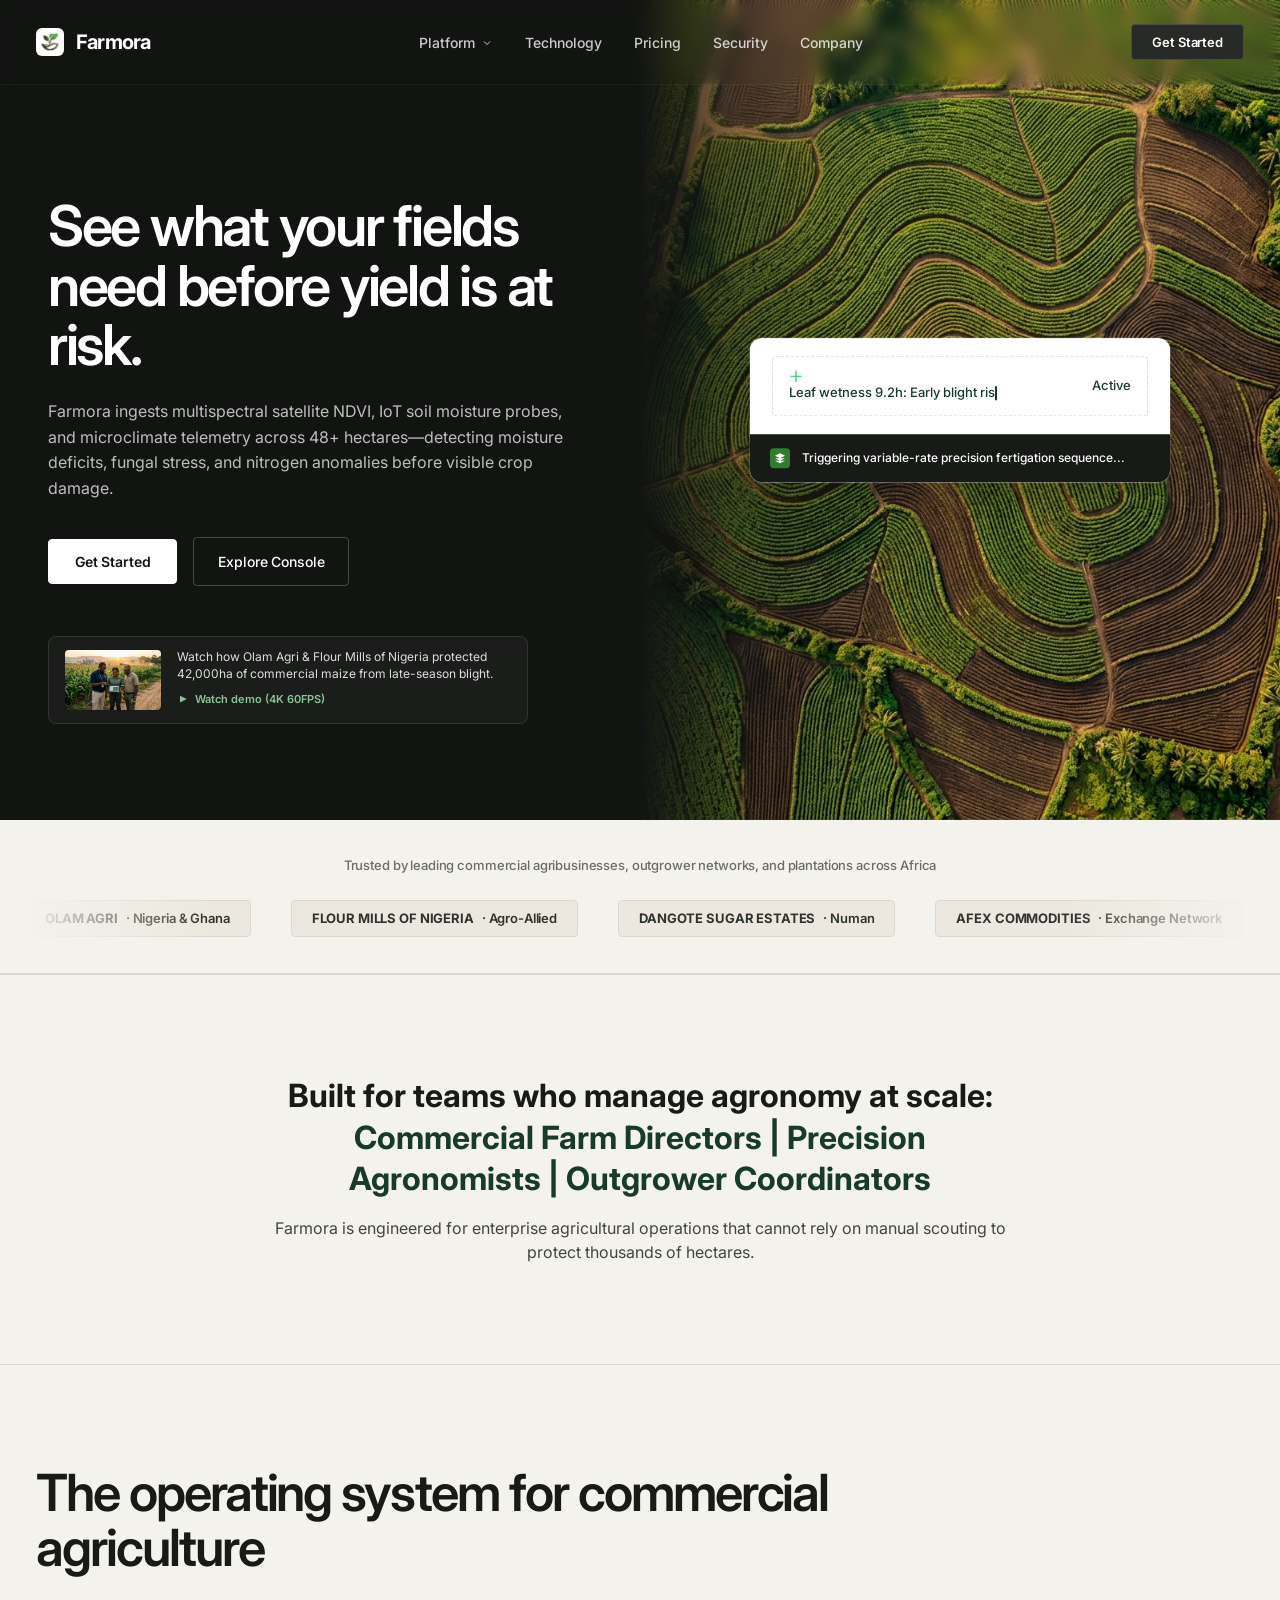
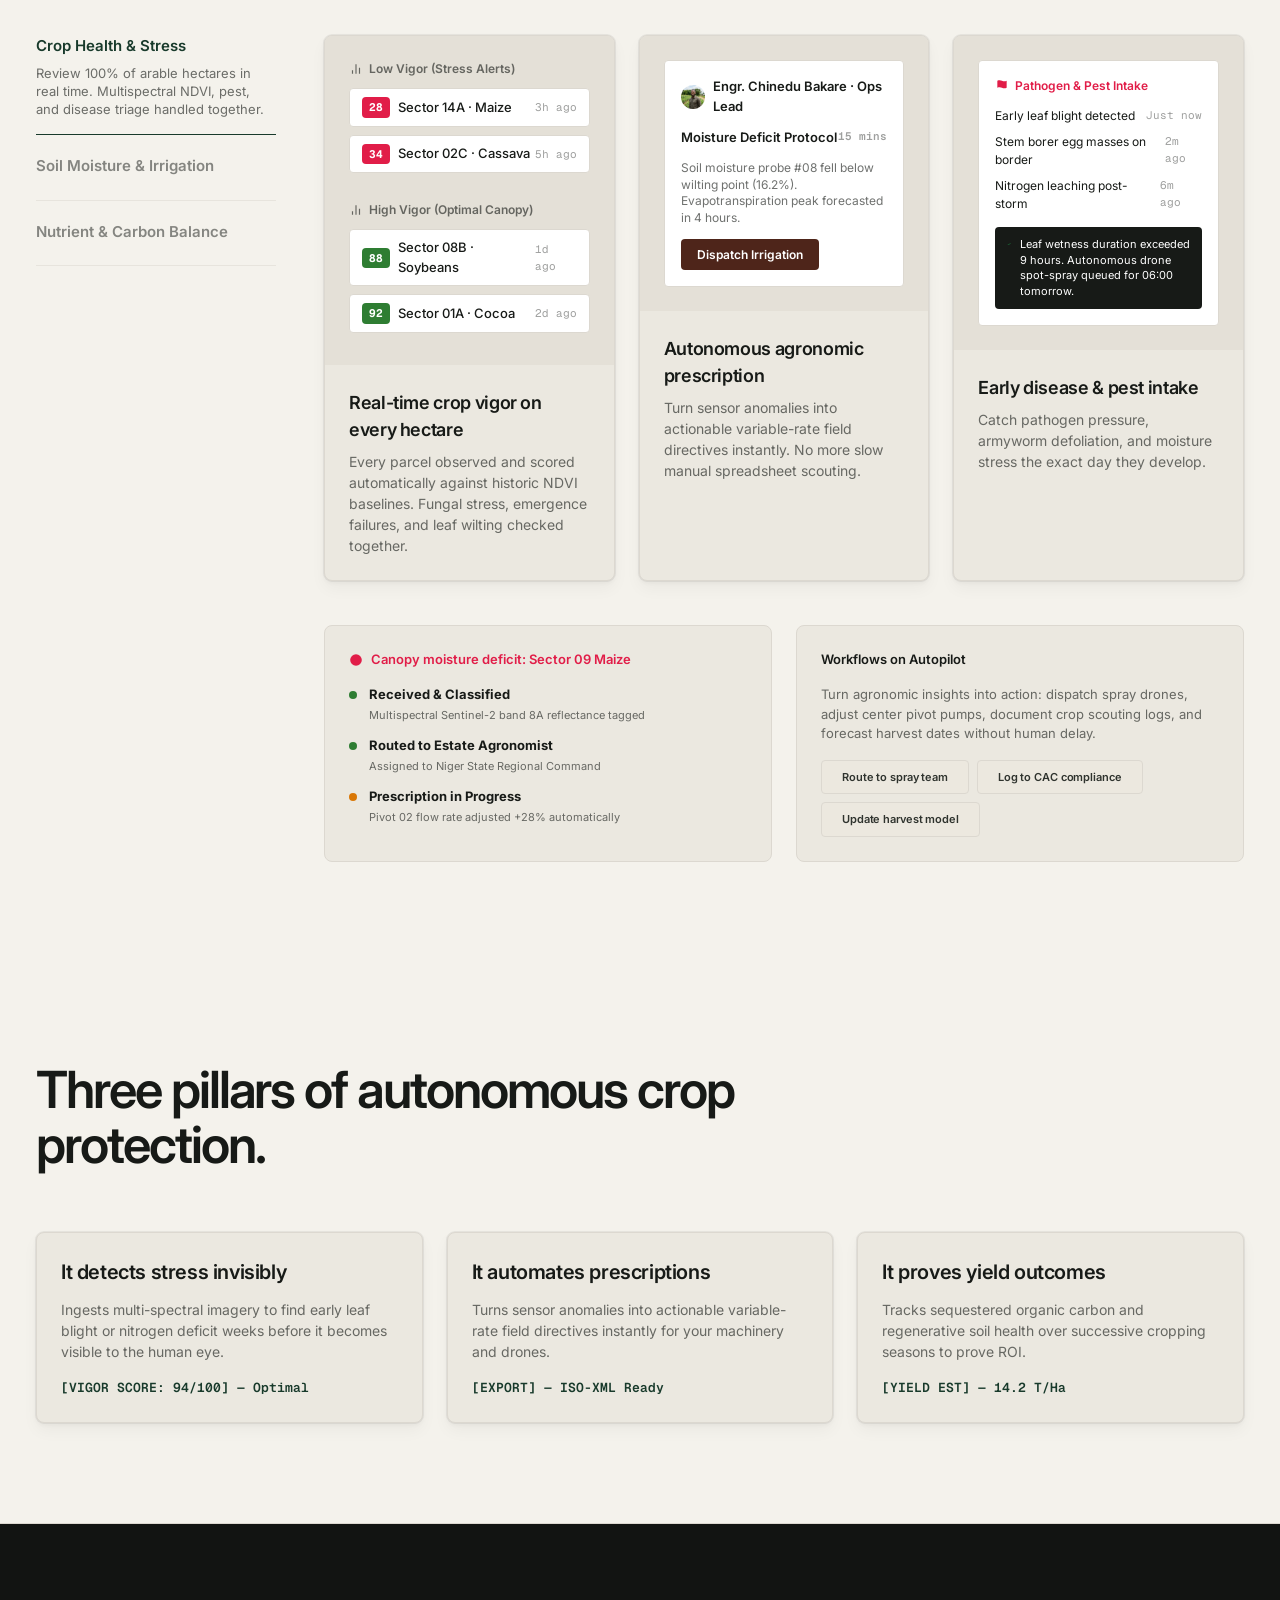
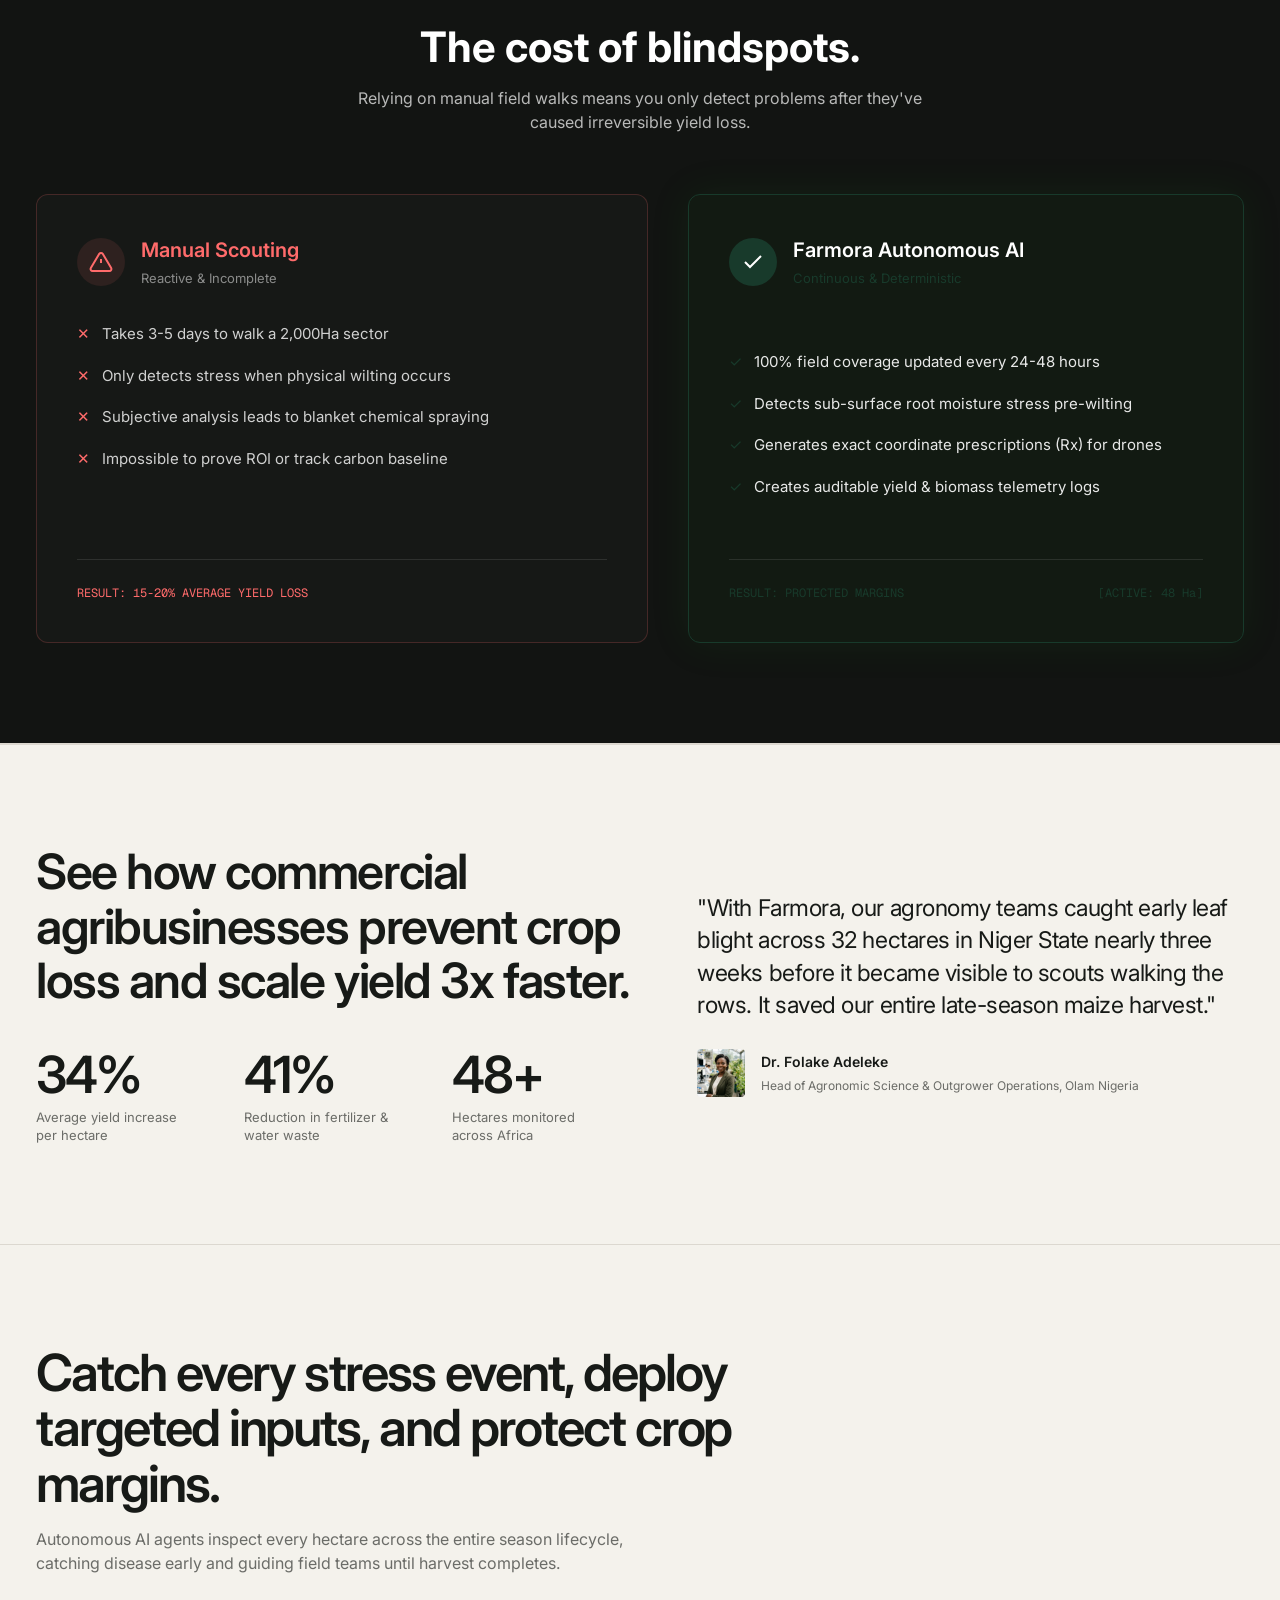
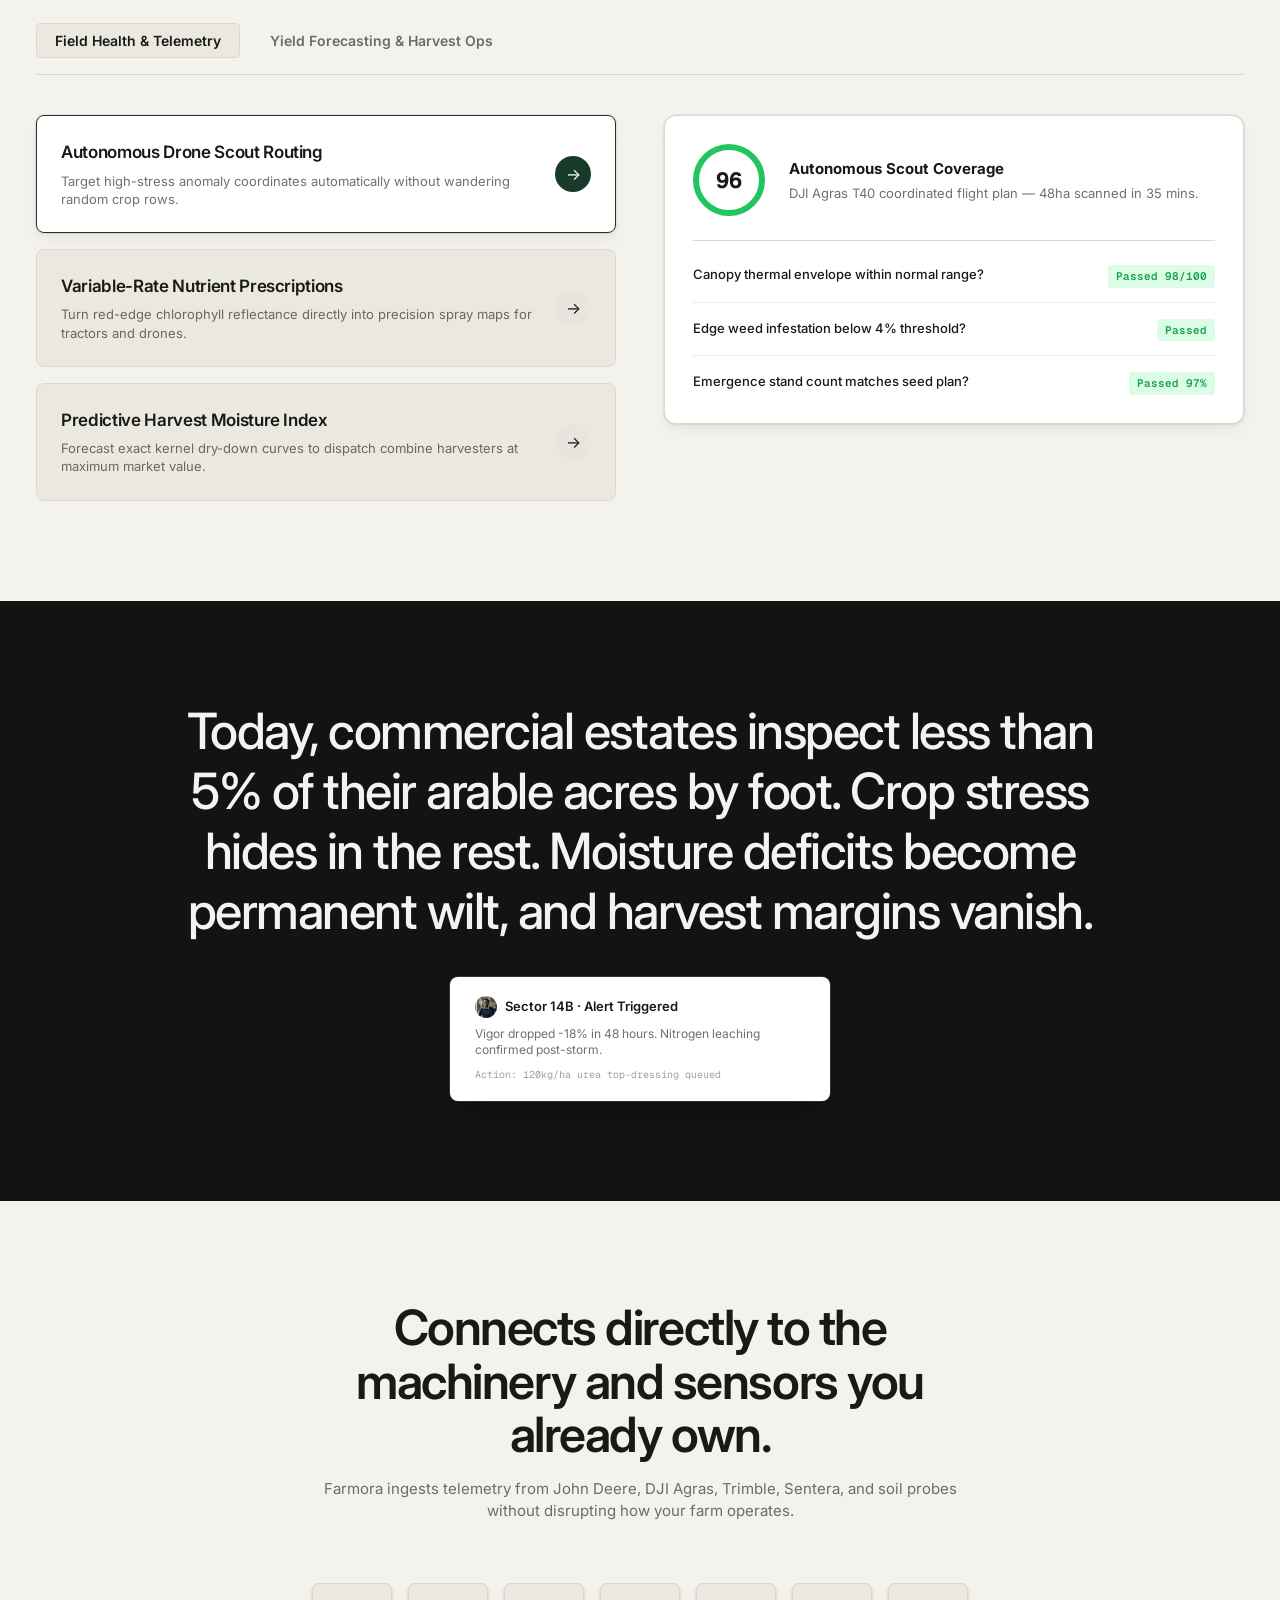
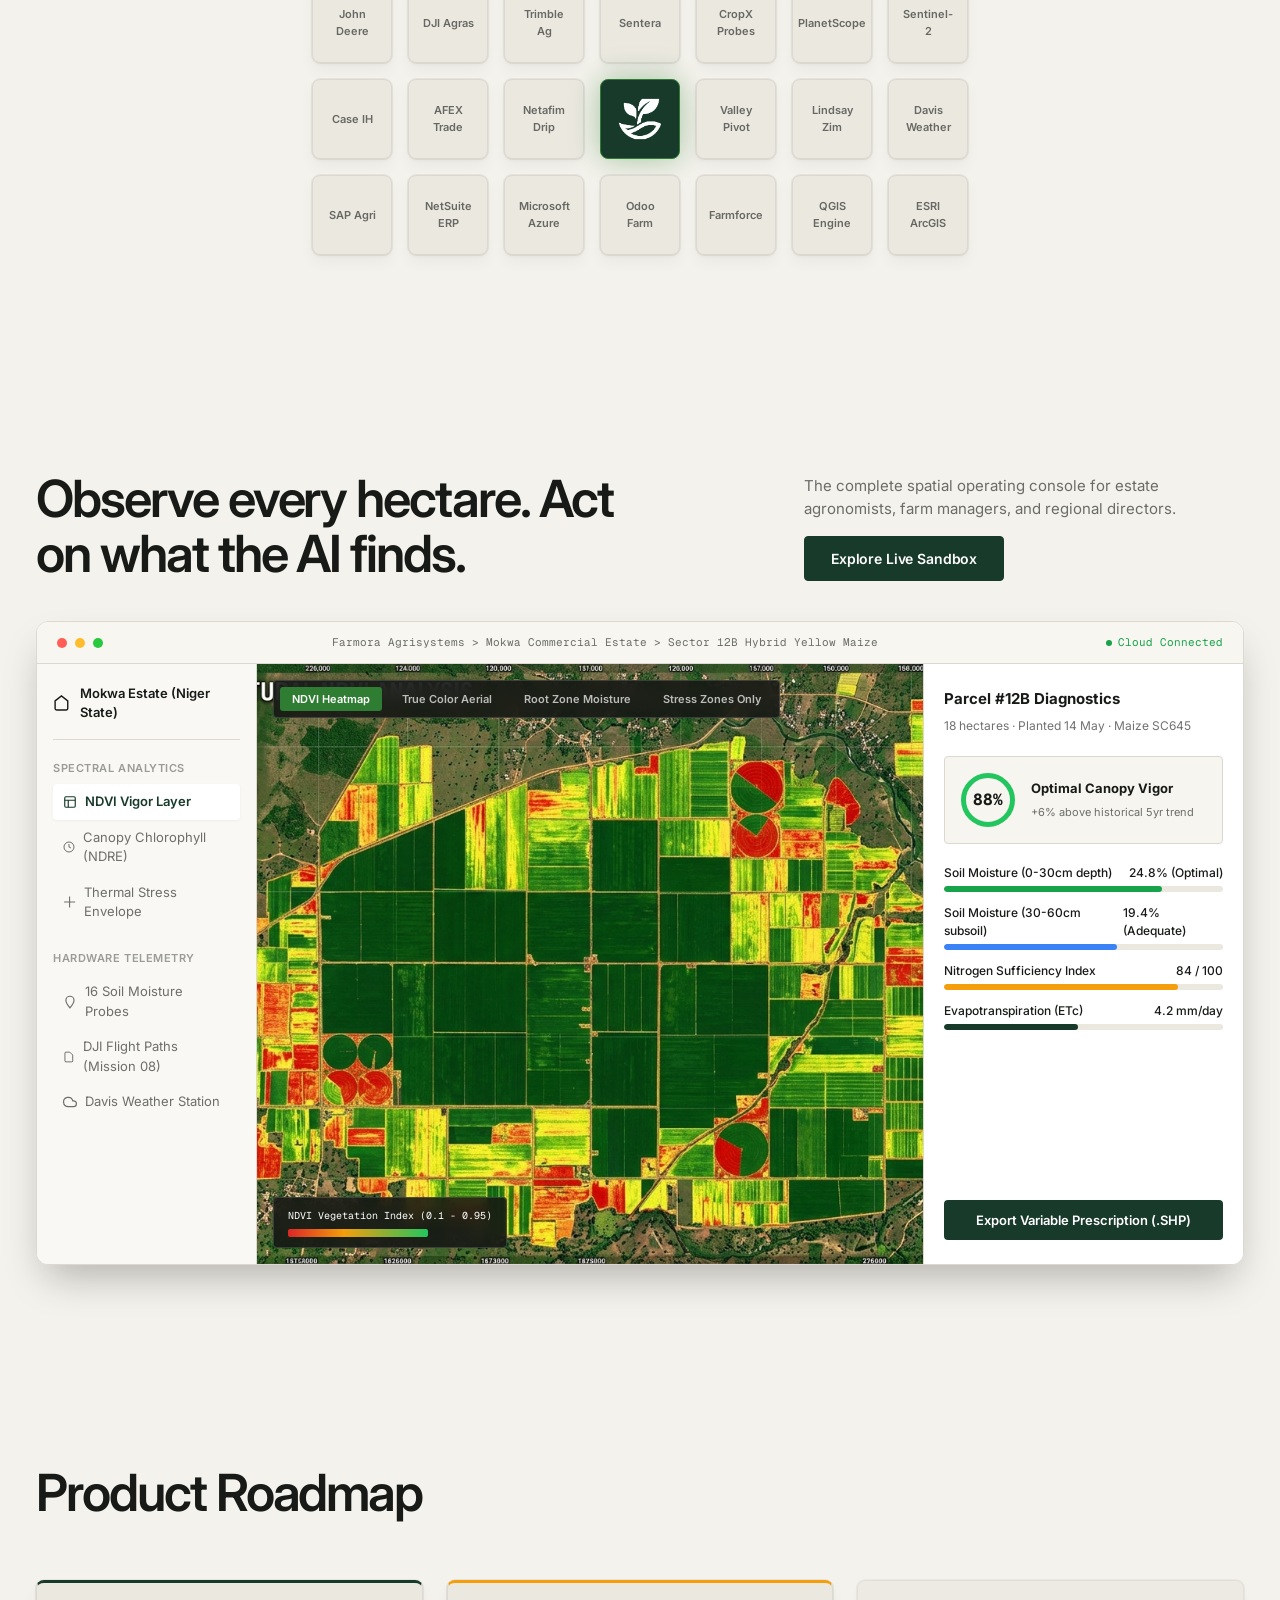
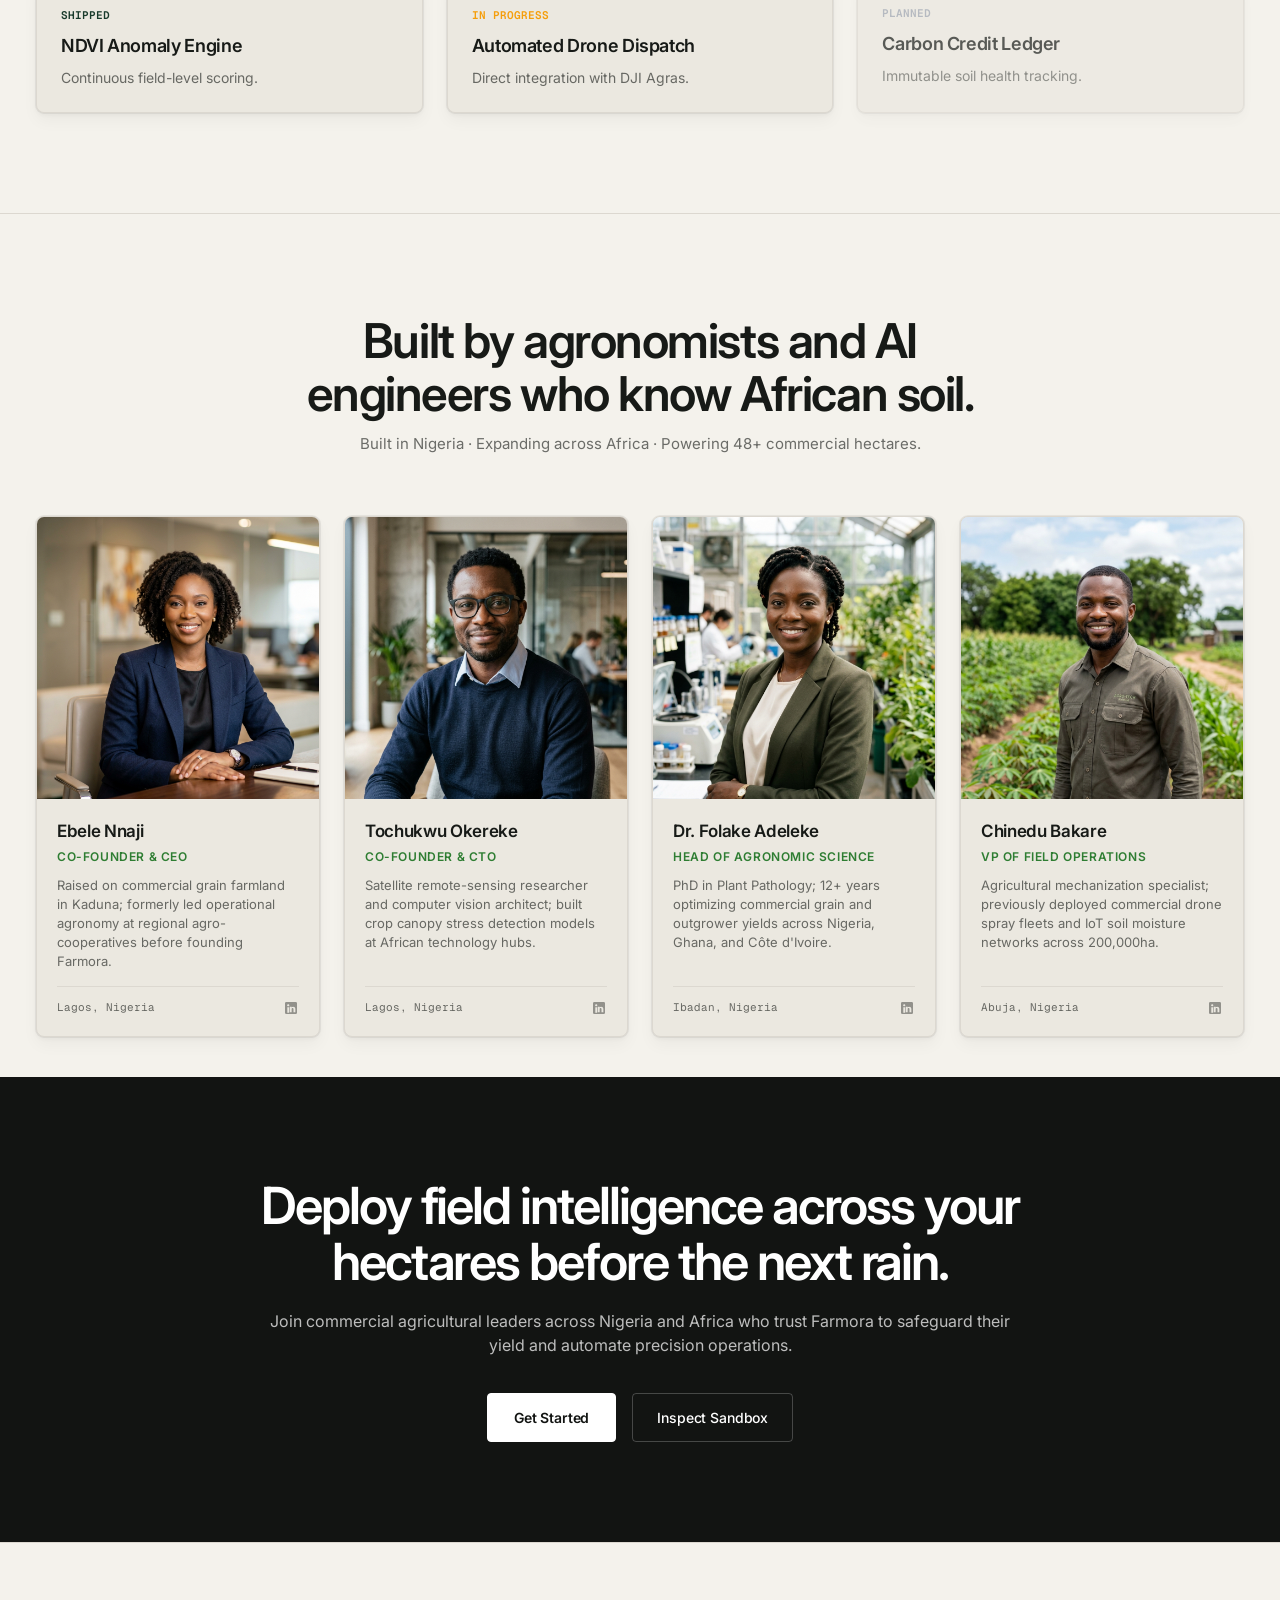
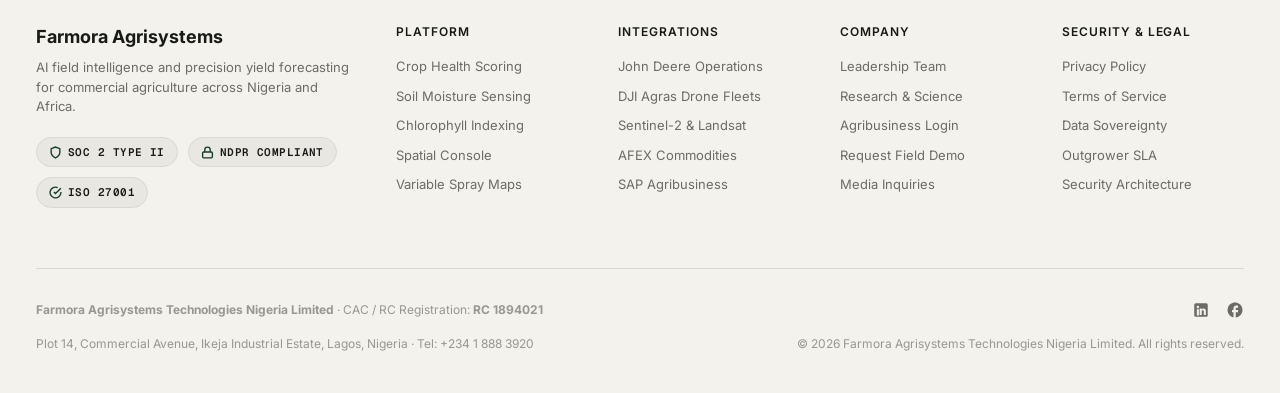
<file: index.html>
<!DOCTYPE html>
<html lang="en">
<head>
  <meta charset="utf-8" />
  <meta name="viewport" content="width=device-width, initial-scale=1" />
  <title>Farmora | AI for precision agriculture &amp; field intelligence</title>
  <meta name="description" content="Farmora ingests multispectral satellite NDVI, IoT soil moisture probes, and microclimate telemetry across 48+ hectares—detecting moisture deficits, fungal stress, and nitrogen anomalies before visible crop damage." />
  <meta property="og:title" content="Farmora | AI for precision agriculture &amp; field intelligence" />
  <meta property="og:description" content="Farmora ingests multispectral satellite NDVI, IoT soil moisture probes, and microclimate telemetry across 48+ hectares—detecting moisture deficits, fungal stress, and nitrogen anomalies before visible crop damage." />
  <meta property="og:type" content="website" />
  <link rel="icon" type="image/png" href="assets/logo-mark.png" />
  <link rel="preconnect" href="https://fonts.googleapis.com" />
  <link rel="preconnect" href="https://fonts.gstatic.com" crossorigin />
  <link href="https://fonts.googleapis.com/css2?family=Geist+Mono:wght@400;500;600&family=Inter:wght@300;400;500;600;700&display=swap" rel="stylesheet" />
  <link rel="stylesheet" href="assets/styles.css" />
</head>
<body class="page-home">

  <!-- ======================================================================
       HEADER / NAVIGATION (Rulebase Floating Architectural Bar)
       ====================================================================== -->
  <header class="nav">
    <a href="index.html" class="nav-logo" aria-label="Farmora — Home">
      <div class="nav-logo-mark">
        <img src="assets/logo-mark.png" alt="Farmora" />
      </div>
      <span>Farmora</span>
    </a>

    <nav class="nav-links" aria-label="Primary Navigation">
      <div class="nav-dropdown">
        <a href="solution.html" class="nav-dropdown-trigger">Platform <svg width="12" height="12" viewBox="0 0 24 24" fill="none" stroke="currentColor" stroke-width="2" style="margin-left: 2px;"><polyline points="6 9 12 15 18 9"></polyline></svg></a>
        <div class="nav-dropdown-menu">
          <a href="solution.html#problem">The Blindspot</a>
          <a href="solution.html#solution">Our Solution</a>
        </div>
      </div>
      <a href="technology.html">Technology</a>
      <a href="pricing.html">Pricing</a>
      <a href="security.html">Security</a>
      <a href="about.html">Company</a>
    </nav>

    <button class="nav-cta trigger-modal">Get Started</button>

    <button class="nav-burger" id="navBurger" aria-label="Toggle navigation menu">
      <span></span>
      <span></span>
    </button>
  </header>

  <!-- Mobile Drawer -->
  <div class="mobile-drawer" id="mobileDrawer">
    <div class="mobile-drawer-content">
      <div style="display: flex; justify-content: space-between; align-items: center; border-bottom: 1px solid rgba(255,255,255,0.1); padding-bottom: 16px;">
        <span style="font-weight: 700; color: #FFFFFF; font-size: 18px;">Farmora</span>
        <button id="mobileDrawerClose" style="color: #FFFFFF; font-size: 20px;">✕</button>
      </div>
      <div class="mobile-drawer-links">
        <a href="solution.html">Platform</a>
        <a href="technology.html">Technology</a>
        <a href="pricing.html">Pricing</a>
        <a href="security.html">Security</a>
        <a href="about.html">Company</a>
      </div>
      <button class="btn-demo-light trigger-modal" style="width: 100%; margin-top: auto;">Get Started</button>
    </div>
  </div>

  <main>
    <!-- ====================================================================
         HERO SECTION (50/50 Split Rulebase Blueprint)
         ==================================================================== -->
    <section class="hero">
      <div class="hero-inner">
        <!-- Left 50% Content -->
        <div class="hero-content">

          <h1 class="hero-h1">
            See what your fields need before yield is at risk.
          </h1>

          <p class="hero-body">
            Farmora ingests multispectral satellite NDVI, IoT soil moisture probes, and microclimate telemetry across 48+ hectares—detecting moisture deficits, fungal stress, and nitrogen anomalies before visible crop damage.
          </p>

          <div class="hero-actions">
            <button class="btn-demo-light trigger-modal">Get Started</button>
            <a href="#console" class="btn-demo-outline">Explore Console</a>
          </div>

          <!-- Customer Video Teaser (Rulebase Hero-Mini Component) -->
          <div class="hero-mini">
            <img class="hero-mini-thumb" src="assets/hero_video_teaser.jpg" alt="Nigerian Agronomists on Commercial Estate" />
            <div class="hero-mini-text">
              <p>Watch how Olam Agri &amp; Flour Mills of Nigeria protected 42,000ha of commercial maize from late-season blight.</p>
              <div class="hero-mini-link trigger-modal">
                <svg viewBox="0 0 16 16" fill="currentColor"><path d="M4 3.5l9 4.5-9 4.5v-9z"/></svg>
                Watch demo (4K 60FPS)
              </div>
            </div>
          </div>
        </div>

        <!-- Right 50% Panel: Relief Texture + Floating Live Telemetry Card -->
        <div class="hero-right-panel">
          <img class="stone-bg" src="assets/hero_field_relief.jpg" alt="Nigerian Commercial Farmland Contour Relief" />
          <div class="panel-overlay"></div>

          <div class="hero-chat-card">
            <div class="chat-messages">
              <div class="chat-timeline">
                <div class="chat-typing-row">
                  <div class="chat-msg-text">
                    <svg width="14" height="14" viewBox="0 0 24 24" fill="none" stroke="#22C55E" stroke-width="2"><path d="M12 2v20M2 12h20"/></svg>
                    <span id="heroTypingText"></span><span class="chat-caret"></span>
                  </div>
                  <span class="chat-msg-time">Active</span>
                </div>
              </div>
            </div>

            <div class="chat-analyzing">
              <div class="chat-analyzing-icon">
                <svg viewBox="0 0 24 24"><path d="M12 2L2 7l10 5 10-5-10-5zM2 17l10 5 10-5M2 12l10 5 10-5"/></svg>
              </div>
              <span>Triggering variable-rate precision fertigation sequence...</span>
            </div>
          </div>
        </div>
      </div>
    </section>

    <!-- ====================================================================
         TRUST MARQUEE BAR (Rulebase Logo Marquee Architecture)
         ==================================================================== -->
    <div class="trust-bar">
      <p class="trust-label">Trusted by leading commercial agribusinesses, outgrower networks, and plantations across Africa</p>
      <div class="trust-marquee">
        <div class="trust-track">
          <div class="trust-logo-pill"><b>OLAM AGRI</b> · Nigeria &amp; Ghana</div>
          <div class="trust-logo-pill"><b>FLOUR MILLS OF NIGERIA</b> · Agro-Allied</div>
          <div class="trust-logo-pill"><b>DANGOTE SUGAR ESTATES</b> · Numan</div>
          <div class="trust-logo-pill"><b>AFEX COMMODITIES</b> · Exchange Network</div>
          <div class="trust-logo-pill"><b>BUA FOODS</b> · Commercial Estates</div>
          <div class="trust-logo-pill"><b>COSCHARIS FARMS</b> · Anaku Basin</div>
          <!-- Duplicate set for seamless continuous marquee -->
          <div class="trust-logo-pill"><b>OLAM AGRI</b> · Nigeria &amp; Ghana</div>
          <div class="trust-logo-pill"><b>FLOUR MILLS OF NIGERIA</b> · Agro-Allied</div>
          <div class="trust-logo-pill"><b>DANGOTE SUGAR ESTATES</b> · Numan</div>
          <div class="trust-logo-pill"><b>AFEX COMMODITIES</b> · Exchange Network</div>
          <div class="trust-logo-pill"><b>BUA FOODS</b> · Commercial Estates</div>
          <div class="trust-logo-pill"><b>COSCHARIS FARMS</b> · Anaku Basin</div>
        </div>
      </div>
    </div>

    <!-- ====================================================================
         SECTION 1: THE PRECISION OPERATING SYSTEM (Rulebase Features Grid)
         ==================================================================== -->
    
    <!-- SECTION: BUILT FOR -->
    <!-- ====================================================================
         SECTION: BUILT FOR
         ==================================================================== -->
    <section class="social-section" id="built-for" style="text-align: center;">
      <div class="social-inner" style="display: block; max-width: 800px; padding: 0 20px;">
        <h2 style="font-size: clamp(24px, 4vw, 32px); line-height: 1.3; color: var(--color-text); margin-bottom: 16px;">Built for teams who manage agronomy at scale: <br><span style="color: var(--color-forest);">Commercial Farm Directors | Precision Agronomists | Outgrower Coordinators</span></h2>
        <p style="font-size: 16px; color: var(--color-text); opacity: 0.8;">Farmora is engineered for enterprise agricultural operations that cannot rely on manual scouting to protect thousands of hectares.</p>
      </div>
    </section>

    <section class="features-section" id="platform">
      <div class="features-head">
        <h2>The operating system for commercial agriculture</h2>
      </div>

      <div class="features-body">
        <!-- Left Category Selector Tabs -->
        <div class="features-tabs">
          <div class="feat-tab active-feat-tab" data-tab="crop">
            <div class="feat-tab-title">Crop Health &amp; Stress</div>
            <div class="feat-tab-desc">Review 100% of arable hectares in real time. Multispectral NDVI, pest, and disease triage handled together.</div>
          </div>
          <div class="feat-tab dim" data-tab="moisture">
            <div class="feat-tab-title">Soil Moisture &amp; Irrigation</div>
            <div class="feat-tab-desc">Continuous root-zone tension tracking mapped to center pivots and automated drip valves.</div>
          </div>
          <div class="feat-tab dim" data-tab="nutrient">
            <div class="feat-tab-title">Nutrient &amp; Carbon Balance</div>
            <div class="feat-tab-desc">Canopy chlorophyll indexing and variable-rate N-P-K prescription exports for tractors and spray drones.</div>
          </div>
        </div>

        <!-- Right 3-Column Interactive Grid -->
        <div class="features-panels" id="featuresPanelGrid">
          <div class="features-cards-grid">
            <!-- Card 1: Score breakdown -->
            <div class="feature-card">
              <div class="feature-card-preview">
                <div class="score-group-label">
                  <svg width="14" height="14" viewBox="0 0 24 24" fill="none" stroke="currentColor" stroke-width="2"><path d="M18 20V10M12 20V4M6 20v-6"/></svg>
                  Low Vigor (Stress Alerts)
                </div>
                <div class="score-row">
                  <span class="score-badge red">28</span>
                  <span class="score-entity">Sector 14A · Maize</span>
                  <span class="score-time">3h ago</span>
                </div>
                <div class="score-row">
                  <span class="score-badge red">34</span>
                  <span class="score-entity">Sector 02C · Cassava</span>
                  <span class="score-time">5h ago</span>
                </div>

                <div class="score-group-label" style="margin-top: 20px;">
                  <svg width="14" height="14" viewBox="0 0 24 24" fill="none" stroke="currentColor" stroke-width="2"><path d="M18 20V10M12 20V4M6 20v-6"/></svg>
                  High Vigor (Optimal Canopy)
                </div>
                <div class="score-row">
                  <span class="score-badge green">88</span>
                  <span class="score-entity">Sector 08B · Soybeans</span>
                  <span class="score-time">1d ago</span>
                </div>
                <div class="score-row">
                  <span class="score-badge green">92</span>
                  <span class="score-entity">Sector 01A · Cocoa</span>
                  <span class="score-time">2d ago</span>
                </div>
              </div>
              <div class="feature-card-info">
                <div class="feature-card-title" id="featCard1Title">Real-time crop vigor on every hectare</div>
                <div class="feature-card-desc" id="featCard1Desc">Every parcel observed and scored automatically against historic NDVI baselines. Fungal stress, emergence failures, and leaf wilting checked together.</div>
              </div>
            </div>

            <!-- Card 2: Prescriptive Action Task Card -->
            <div class="feature-card">
              <div class="feature-card-preview">
                <div class="task-mini-card">
                  <div class="task-user-header">
                    <img src="assets/team/chinedu_bakare.jpg" alt="Chinedu Bakare" />
                    <span>Engr. Chinedu Bakare · Ops Lead</span>
                  </div>
                  <div class="task-body-title">
                    <span>Moisture Deficit Protocol</span>
                    <span style="font-family: var(--font-mono); font-size: 11px; color: var(--color-subtle);">15 mins</span>
                  </div>
                  <div class="task-body-desc">
                    Soil moisture probe #08 fell below wilting point (16.2%). Evapotranspiration peak forecasted in 4 hours.
                  </div>
                  <button class="btn-task-action trigger-modal">Dispatch Irrigation</button>
                </div>
              </div>
              <div class="feature-card-info">
                <div class="feature-card-title" id="featCard2Title">Autonomous agronomic prescription</div>
                <div class="feature-card-desc" id="featCard2Desc">Turn sensor anomalies into actionable variable-rate field directives instantly. No more slow manual spreadsheet scouting.</div>
              </div>
            </div>

            <!-- Card 3: Real-Time Field Alerting -->
            <div class="feature-card">
              <div class="feature-card-preview">
                <div class="alert-mini-card">
                  <div class="alert-header-red">
                    <svg width="14" height="14" viewBox="0 0 24 24" fill="currentColor"><path d="M4 15s1-1 4-1 5 2 8 2 4-1 4-1V3s-1 1-4 1-5-2-8-2-4 1-4 1zM4 22v-7"/></svg>
                    Pathogen &amp; Pest Intake
                  </div>
                  <div class="alert-item-list">
                    <div class="alert-item-row">
                      <span>Early leaf blight detected</span>
                      <span class="alert-item-time">Just now</span>
                    </div>
                    <div class="alert-item-row">
                      <span>Stem borer egg masses on border</span>
                      <span class="alert-item-time">2m ago</span>
                    </div>
                    <div class="alert-item-row">
                      <span>Nitrogen leaching post-storm</span>
                      <span class="alert-item-time">6m ago</span>
                    </div>
                  </div>
                  <div class="alert-response-box">
                    <svg width="14" height="14" viewBox="0 0 24 24" fill="none" stroke="#22C55E" stroke-width="2"><path d="M5 13l4 4L19 7"/></svg>
                    <span>Leaf wetness duration exceeded 9 hours. Autonomous drone spot-spray queued for 06:00 tomorrow.</span>
                  </div>
                </div>
              </div>
              <div class="feature-card-info">
                <div class="feature-card-title" id="featCard3Title">Early disease &amp; pest intake</div>
                <div class="feature-card-desc" id="featCard3Desc">Catch pathogen pressure, armyworm defoliation, and moisture stress the exact day they develop.</div>
              </div>
            </div>
          </div>

          <!-- Supporting Workflow Nodes (Rulebase Workflow Connector Row) -->
          <div class="workflow-nodes-grid">
            <div class="workflow-card">
              <div style="font-size: 13px; font-weight: 600; color: var(--color-crit); display: flex; align-items: center; gap: 8px;">
                <svg width="14" height="14" viewBox="0 0 24 24" fill="currentColor"><circle cx="12" cy="12" r="10"/></svg>
                Canopy moisture deficit: Sector 09 Maize
              </div>
              <div class="workflow-timeline">
                <div class="wf-step">
                  <span class="wf-dot"></span>
                  <div class="wf-step-content">
                    <b>Received &amp; Classified</b>
                    <span>Multispectral Sentinel-2 band 8A reflectance tagged</span>
                  </div>
                </div>
                <div class="wf-step">
                  <span class="wf-dot"></span>
                  <div class="wf-step-content">
                    <b>Routed to Estate Agronomist</b>
                    <span>Assigned to Niger State Regional Command</span>
                  </div>
                </div>
                <div class="wf-step">
                  <span class="wf-dot amber"></span>
                  <div class="wf-step-content">
                    <b>Prescription in Progress</b>
                    <span>Pivot 02 flow rate adjusted +28% automatically</span>
                  </div>
                </div>
              </div>
            </div>

            <div class="workflow-card">
              <div style="font-size: 13px; font-weight: 600; color: var(--color-text);">
                Workflows on Autopilot
              </div>
              <p style="font-size: 13px; color: var(--color-muted); line-height: 1.5;">
                Turn agronomic insights into action: dispatch spray drones, adjust center pivot pumps, document crop scouting logs, and forecast harvest dates without human delay.
              </p>
              <div class="workflow-autopilot-badges" style="margin-top: auto;">
                <span class="trust-logo-pill" style="font-size: 11px;">Route to spray team</span>
                <span class="trust-logo-pill" style="font-size: 11px;">Log to CAC compliance</span>
                <span class="trust-logo-pill" style="font-size: 11px;">Update harvest model</span>
              </div>
            </div>
          </div>
        </div>
      </div>
    </section>

    <!-- ====================================================================
         SECTION: THREE PILLARS
         ==================================================================== -->
    <section class="features-section" id="three-pillars" style="background: var(--color-bg);">
      <div class="features-head">
        <h2>Three pillars of autonomous crop protection.</h2>
      </div>
      <div class="features-cards-grid">
        <div class="feature-card">
          <div class="feature-card-info">
            <h3 class="feature-card-title" style="margin-bottom: 12px; font-size: 20px;">It detects stress invisibly</h3>
            <p class="feature-card-desc">Ingests multi-spectral imagery to find early leaf blight or nitrogen deficit weeks before it becomes visible to the human eye.</p>
            <div style="margin-top: 16px; font-family: 'Geist Mono', monospace; font-size: 13px; color: var(--color-forest); font-weight: 600;">[VIGOR SCORE: 94/100] — Optimal</div>
          </div>
        </div>
        <div class="feature-card">
          <div class="feature-card-info">
            <h3 class="feature-card-title" style="margin-bottom: 12px; font-size: 20px;">It automates prescriptions</h3>
            <p class="feature-card-desc">Turns sensor anomalies into actionable variable-rate field directives instantly for your machinery and drones.</p>
            <div style="margin-top: 16px; font-family: 'Geist Mono', monospace; font-size: 13px; color: var(--color-forest); font-weight: 600;">[EXPORT] — ISO-XML Ready</div>
          </div>
        </div>
        <div class="feature-card">
          <div class="feature-card-info">
            <h3 class="feature-card-title" style="margin-bottom: 12px; font-size: 20px;">It proves yield outcomes</h3>
            <p class="feature-card-desc">Tracks sequestered organic carbon and regenerative soil health over successive cropping seasons to prove ROI.</p>
            <div style="margin-top: 16px; font-family: 'Geist Mono', monospace; font-size: 13px; color: var(--color-forest); font-weight: 600;">[YIELD EST] — 14.2 T/Ha</div>
          </div>
        </div>
      </div>
    </section>

    <!-- ====================================================================
         SECTION: PROBLEM VS PRODUCT
         ==================================================================== -->
    <section class="social-section" id="problem-vs" style="padding: 100px 36px; background: var(--color-dark); color: #fff;">
  <div style="max-width: 1440px; margin: 0 auto; text-align: center; margin-bottom: 60px;">
    <h2 style="font-size: clamp(28px, 4vw, 42px); line-height: 1.1; margin-bottom: 16px;">The cost of blindspots.</h2>
    <p style="color: rgba(255,255,255,0.7); max-width: 600px; margin: 0 auto; font-size: 16px;">Relying on manual field walks means you only detect problems after they've caused irreversible yield loss.</p>
  </div>
  
  <div class="social-inner" style="gap: 40px; align-items: stretch;">
    <!-- Bad / Traditional -->
    <div class="social-left" style="background: rgba(255,255,255,0.02); border: 1px solid rgba(255,107,107,0.2); border-radius: 12px; padding: 40px; display: flex; flex-direction: column;">
      <div style="display: flex; align-items: center; margin-bottom: 32px;">
        <div style="width: 48px; height: 48px; background: rgba(255,107,107,0.1); border-radius: 50%; display: flex; align-items: center; justify-content: center; margin-right: 16px;">
          <svg width="24" height="24" viewBox="0 0 24 24" fill="none" stroke="#ff6b6b" stroke-width="2"><path d="M10.29 3.86L1.82 18a2 2 0 0 0 1.71 3h16.94a2 2 0 0 0 1.71-3L13.71 3.86a2 2 0 0 0-3.42 0z"/><line x1="12" y1="9" x2="12" y2="13"/><line x1="12" y1="17" x2="12.01" y2="17"/></svg>
        </div>
        <div>
          <h3 style="font-size: 20px; font-weight: 600; color: #ff6b6b;">Manual Scouting</h3>
          <span style="font-size: 13px; color: rgba(255,255,255,0.5);">Reactive & Incomplete</span>
        </div>
      </div>
      
      <div style="flex: 1; font-size: 15px; color: rgba(255,255,255,0.8); line-height: 1.7;">
        <ul style="list-style: none; padding: 0; margin: 0; display: flex; flex-direction: column; gap: 16px;">
          <li style="display: flex; align-items: flex-start;"><span style="color: #ff6b6b; margin-right: 12px;">✕</span> Takes 3-5 days to walk a 2,000Ha sector</li>
          <li style="display: flex; align-items: flex-start;"><span style="color: #ff6b6b; margin-right: 12px;">✕</span> Only detects stress when physical wilting occurs</li>
          <li style="display: flex; align-items: flex-start;"><span style="color: #ff6b6b; margin-right: 12px;">✕</span> Subjective analysis leads to blanket chemical spraying</li>
          <li style="display: flex; align-items: flex-start;"><span style="color: #ff6b6b; margin-right: 12px;">✕</span> Impossible to prove ROI or track carbon baseline</li>
        </ul>
      </div>
      
      <div style="margin-top: 32px; padding-top: 24px; border-top: 1px solid rgba(255,255,255,0.1); font-family: 'Geist Mono', monospace; font-size: 12px; color: #ff6b6b;">
        RESULT: 15-20% AVERAGE YIELD LOSS
      </div>
    </div>
    
    <!-- Good / Farmora -->
    <div class="social-right" style="background: rgba(34,139,34,0.05); border: 1px solid var(--color-forest); border-radius: 12px; padding: 40px; display: flex; flex-direction: column; box-shadow: 0 0 40px rgba(34,139,34,0.1);">
      <div style="display: flex; align-items: center; margin-bottom: 32px;">
        <div style="width: 48px; height: 48px; background: var(--color-forest); border-radius: 50%; display: flex; align-items: center; justify-content: center; margin-right: 16px;">
          <svg width="24" height="24" viewBox="0 0 24 24" fill="none" stroke="#fff" stroke-width="2"><polyline points="20 6 9 17 4 12"/></svg>
        </div>
        <div>
          <h3 style="font-size: 20px; font-weight: 600; color: #fff;">Farmora Autonomous AI</h3>
          <span style="font-size: 13px; color: var(--color-forest);">Continuous & Deterministic</span>
        </div>
      </div>
      
      <div style="flex: 1; font-size: 15px; color: rgba(255,255,255,0.9); line-height: 1.7;">
        <ul style="list-style: none; padding: 0; margin: 0; display: flex; flex-direction: column; gap: 16px;">
          <li style="display: flex; align-items: flex-start;"><span style="color: var(--color-forest); margin-right: 12px;">✓</span> 100% field coverage updated every 24-48 hours</li>
          <li style="display: flex; align-items: flex-start;"><span style="color: var(--color-forest); margin-right: 12px;">✓</span> Detects sub-surface root moisture stress pre-wilting</li>
          <li style="display: flex; align-items: flex-start;"><span style="color: var(--color-forest); margin-right: 12px;">✓</span> Generates exact coordinate prescriptions (Rx) for drones</li>
          <li style="display: flex; align-items: flex-start;"><span style="color: var(--color-forest); margin-right: 12px;">✓</span> Creates auditable yield & biomass telemetry logs</li>
        </ul>
      </div>
      
      <div style="margin-top: 32px; padding-top: 24px; border-top: 1px solid rgba(255,255,255,0.1); font-family: 'Geist Mono', monospace; font-size: 12px; color: var(--color-forest); display: flex; justify-content: space-between;">
        <span>RESULT: PROTECTED MARGINS</span>
        <span>[ACTIVE: 48 Ha]</span>
      </div>
    </div>
  </div>
</section>

    <!-- ====================================================================
         SECTION 2: PROOF & SOCIAL METRICS STRIP (Rulebase Social Section)
         ==================================================================== -->
    <section class="social-section" id="agribusiness">
      <div class="social-inner">
        <div class="social-left">
          <h2>See how commercial agribusinesses prevent crop loss and scale yield 3x faster.</h2>
          <div class="social-stats">
            <div class="stat-item">
              <div class="stat-num">34%</div>
              <div class="stat-label">Average yield increase per hectare</div>
            </div>
            <div class="stat-item">
              <div class="stat-num">41%</div>
              <div class="stat-label">Reduction in fertilizer &amp; water waste</div>
            </div>
            <div class="stat-item">
              <div class="stat-num">48+</div>
              <div class="stat-label">Hectares monitored across Africa</div>
            </div>
          </div>
        </div>

        <div class="social-right">
          <blockquote class="social-quote">
            "With Farmora, our agronomy teams caught early leaf blight across 32 hectares in Niger State nearly three weeks before it became visible to scouts walking the rows. It saved our entire late-season maize harvest."
          </blockquote>
          <div class="social-attributor">
            <img class="social-avatar" src="assets/team/folake_adeleke.jpg" alt="Dr. Folake Adeleke" />
            <div class="social-who">
              <b>Dr. Folake Adeleke</b>
              <span>Head of Agronomic Science &amp; Outgrower Operations, Olam Nigeria</span>
            </div>
          </div>
        </div>
      </div>
    </section>

    <!-- ====================================================================
         SECTION 3: WORKFORCE DEEP-DIVE SYSTEM (Rulebase Workforce Section)
         ==================================================================== -->
    <section class="workforce-section" id="telemetry">
      <div class="wf-header">
        <h2>Catch every stress event, deploy targeted inputs, and protect crop margins.</h2>
        <p>Autonomous AI agents inspect every hectare across the entire season lifecycle, catching disease early and guiding field teams until harvest completes.</p>
      </div>

      <div class="wf-outer-tabs">
        <button class="wf-outer-tab-btn active">Field Health &amp; Telemetry</button>
        <button class="wf-outer-tab-btn">Yield Forecasting &amp; Harvest Ops</button>
      </div>

      <div class="wf-content-grid">
        <!-- Accordion List Left -->
        <div class="wf-accordion-list">
          <div class="wf-accordion-item active" data-acc="drone">
            <div class="wf-acc-info">
              <h3>Autonomous Drone Scout Routing</h3>
              <p>Target high-stress anomaly coordinates automatically without wandering random crop rows.</p>
            </div>
            <div class="wf-acc-btn">→</div>
          </div>

          <div class="wf-accordion-item" data-acc="nutrient">
            <div class="wf-acc-info">
              <h3>Variable-Rate Nutrient Prescriptions</h3>
              <p>Turn red-edge chlorophyll reflectance directly into precision spray maps for tractors and drones.</p>
            </div>
            <div class="wf-acc-btn">→</div>
          </div>

          <div class="wf-accordion-item" data-acc="harvest">
            <div class="wf-acc-info">
              <h3>Predictive Harvest Moisture Index</h3>
              <p>Forecast exact kernel dry-down curves to dispatch combine harvesters at maximum market value.</p>
            </div>
            <div class="wf-acc-btn">→</div>
          </div>
        </div>

        <!-- High-Fidelity Diagnostic Card Right -->
        <div class="wf-diagnostic-card">
          <div class="diag-score-row">
            <div class="diag-score-donut" id="diagScoreNumber">96</div>
            <div class="diag-score-info">
              <b id="diagScoreTitle">Autonomous Scout Coverage</b>
              <p id="diagScoreSub">DJI Agras T40 coordinated flight plan — 48ha scanned in 35 mins.</p>
            </div>
          </div>

          <div class="diag-checklist" id="diagCheckList">
            <div class="diag-check-item">
              <span class="diag-check-label">Canopy thermal envelope within normal range?</span>
              <span class="diag-check-pill">Passed 98/100</span>
            </div>
            <div class="diag-check-item">
              <span class="diag-check-label">Edge weed infestation below 4% threshold?</span>
              <span class="diag-check-pill">Passed</span>
            </div>
            <div class="diag-check-item">
              <span class="diag-check-label">Emergence stand count matches seed plan?</span>
              <span class="diag-check-pill">Passed 97%</span>
            </div>
          </div>
        </div>
      </div>
    </section>

    <!-- ====================================================================
         SECTION 4: DARK IMPACT STATEMENT (Rulebase Problem Section)
         ==================================================================== -->
    <section class="problem-scroll">
      <div class="problem-statement-wrap">
        <p class="problem-statement-text">
          Today, commercial estates inspect less than 5% of their arable acres by foot. Crop stress hides in the rest. Moisture deficits become permanent wilt, and harvest margins vanish.
        </p>

        <div class="problem-floating-card">
          <div class="problem-floating-header">
            <img src="assets/team/tochukwu_okereke.jpg" alt="Tochukwu Okereke" />
            <span>Sector 14B · Alert Triggered</span>
          </div>
          <div class="problem-floating-desc">
            Vigor dropped -18% in 48 hours. Nitrogen leaching confirmed post-storm.
          </div>
          <div class="problem-floating-time">
            Action: 120kg/ha urea top-dressing queued
          </div>
        </div>
      </div>
    </section>

    <!-- ====================================================================
         SECTION 5: INTEGRATION MATRIX (Rulebase 3-Row Grid with Glowing Center)
         ==================================================================== -->
    <section class="integrations-section">
      <div class="int-header">
        <h2>Connects directly to the machinery and sensors you already own.</h2>
        <p>Farmora ingests telemetry from John Deere, DJI Agras, Trimble, Sentera, and soil probes without disrupting how your farm operates.</p>
      </div>

      <div class="integrations-grid-container">
        <!-- Row 1 -->
        <div class="integrations-row">
          <div class="int-tile">John Deere</div>
          <div class="int-tile">DJI Agras</div>
          <div class="int-tile">Trimble Ag</div>
          <div class="int-tile">Sentera</div>
          <div class="int-tile">CropX Probes</div>
          <div class="int-tile">PlanetScope</div>
          <div class="int-tile">Sentinel-2</div>
        </div>

        <!-- Row 2 with glowing center product icon -->
        <div class="integrations-row">
          <div class="int-tile">Case IH</div>
          <div class="int-tile">AFEX Trade</div>
          <div class="int-tile">Netafim Drip</div>
          <div class="int-tile center-highlight" title="Farmora Core Intelligence Engine">
            <img src="assets/logo-mark.png" alt="Farmora" />
          </div>
          <div class="int-tile">Valley Pivot</div>
          <div class="int-tile">Lindsay Zim</div>
          <div class="int-tile">Davis Weather</div>
        </div>

        <!-- Row 3 -->
        <div class="integrations-row">
          <div class="int-tile">SAP Agri</div>
          <div class="int-tile">NetSuite ERP</div>
          <div class="int-tile">Microsoft Azure</div>
          <div class="int-tile">Odoo Farm</div>
          <div class="int-tile">Farmforce</div>
          <div class="int-tile">QGIS Engine</div>
          <div class="int-tile">ESRI ArcGIS</div>
        </div>
      </div>
    </section>

    <!-- ====================================================================
         SECTION 6: INTERACTIVE AGRONOMIC CONSOLE (Rulebase Catch Section)
         ==================================================================== -->
    <section class="catch-section" id="console">
      <div class="catch-header">
        <h2>Observe every hectare. Act on what the AI finds.</h2>
        <div class="catch-right">
          <p>The complete spatial operating console for estate agronomists, farm managers, and regional directors.</p>
          <button class="btn-demo-light trigger-modal" style="background: var(--color-forest); color: #FFFFFF; border-color: var(--color-forest);">Explore Live Sandbox</button>
        </div>
      </div>

      <!-- Application Frame Window -->
      <div class="console-window">
        <div class="console-titlebar">
          <div class="window-dots">
            <span></span><span></span><span></span>
          </div>
          <div class="console-breadcrumb">
            Farmora Agrisystems &gt; Mokwa Commercial Estate &gt; Sector 12B Hybrid Yellow Maize
          </div>
          <div style="font-family: var(--font-mono); font-size: 11px; color: #16A34A; display: flex; align-items: center; gap: 6px;">
            <span style="width: 6px; height: 6px; border-radius: 50%; background: #16A34A;"></span> Cloud Connected
          </div>
        </div>

        <div class="console-body">
          <!-- Left Sidebar Rail -->
          <div class="console-rail">
            <div class="console-estate-selector">
              <svg width="18" height="18" viewBox="0 0 24 24" fill="none" stroke="currentColor" stroke-width="2"><path d="M3 9l9-7 9 7v11a2 2 0 01-2 2H5a2 2 0 01-2-2z"/></svg>
              <span>Mokwa Estate (Niger State)</span>
            </div>

            <div>
              <div class="console-nav-group-title">Spectral Analytics</div>
              <div class="console-nav-item active">
                <svg width="14" height="14" viewBox="0 0 24 24" fill="none" stroke="currentColor" stroke-width="2"><rect x="3" y="3" width="18" height="18" rx="2"/><path d="M3 9h18M9 21V9"/></svg>
                NDVI Vigor Layer
              </div>
              <div class="console-nav-item">
                <svg width="14" height="14" viewBox="0 0 24 24" fill="none" stroke="currentColor" stroke-width="2"><circle cx="12" cy="12" r="10"/><path d="M12 6v6l4 2"/></svg>
                Canopy Chlorophyll (NDRE)
              </div>
              <div class="console-nav-item">
                <svg width="14" height="14" viewBox="0 0 24 24" fill="none" stroke="currentColor" stroke-width="2"><path d="M12 2v20M2 12h20"/></svg>
                Thermal Stress Envelope
              </div>
            </div>

            <div>
              <div class="console-nav-group-title">Hardware Telemetry</div>
              <div class="console-nav-item">
                <svg width="14" height="14" viewBox="0 0 24 24" fill="none" stroke="currentColor" stroke-width="2"><path d="M12 2a7 7 0 00-7 7c0 5.25 7 13 7 13s7-7.75 7-13a7 7 0 00-7-7z"/></svg>
                16 Soil Moisture Probes
              </div>
              <div class="console-nav-item">
                <svg width="14" height="14" viewBox="0 0 24 24" fill="none" stroke="currentColor" stroke-width="2"><path d="M14 2H6a2 2 0 00-2 2v16a2 2 0 002 2h12a2 2 0 002-2V8z"/></svg>
                DJI Flight Paths (Mission 08)
              </div>
              <div class="console-nav-item">
                <svg width="14" height="14" viewBox="0 0 24 24" fill="none" stroke="currentColor" stroke-width="2"><path d="M18 10h-1.26A8 8 0 109 20h9a5 5 0 000-10z"/></svg>
                Davis Weather Station
              </div>
            </div>
          </div>

          <!-- Main Interactive Map Viewport -->
          <div class="console-map-viewport">
            <div class="console-map-toolbar">
              <button class="map-layer-btn active" data-layer="ndvi">NDVI Heatmap</button>
              <button class="map-layer-btn" data-layer="truecolor">True Color Aerial</button>
              <button class="map-layer-btn" data-layer="moisture">Root Zone Moisture</button>
              <button class="map-layer-btn" data-layer="stress">Stress Zones Only</button>
            </div>

            <img id="consoleSatelliteImg" class="console-satellite-img" src="assets/field_satellite_ndvi.jpg" alt="Satellite Field Heatmap" />

            <div class="console-map-legend">
              <div>NDVI Vegetation Index (0.1 - 0.95)</div>
              <div class="legend-bar"></div>
            </div>
          </div>

          <!-- Right Inspector Panel -->
          <div class="console-inspector">
            <div class="inspector-header">
              <b>Parcel #12B Diagnostics</b>
              <span>18 hectares · Planted 14 May · Maize SC645</span>
            </div>

            <div class="inspector-vigor-meter">
              <div class="meter-circle">88%</div>
              <div class="meter-text">
                <b>Optimal Canopy Vigor</b>
                <span>+6% above historical 5yr trend</span>
              </div>
            </div>

            <div class="inspector-probes-list">
              <div class="probe-item">
                <div class="probe-item-header">
                  <span>Soil Moisture (0-30cm depth)</span>
                  <span>24.8% (Optimal)</span>
                </div>
                <div class="probe-progress">
                  <div class="probe-bar" style="width: 78%; background: #16A34A;"></div>
                </div>
              </div>

              <div class="probe-item">
                <div class="probe-item-header">
                  <span>Soil Moisture (30-60cm subsoil)</span>
                  <span>19.4% (Adequate)</span>
                </div>
                <div class="probe-progress">
                  <div class="probe-bar" style="width: 62%; background: #3B82F6;"></div>
                </div>
              </div>

              <div class="probe-item">
                <div class="probe-item-header">
                  <span>Nitrogen Sufficiency Index</span>
                  <span>84 / 100</span>
                </div>
                <div class="probe-progress">
                  <div class="probe-bar" style="width: 84%; background: #F59E0B;"></div>
                </div>
              </div>

              <div class="probe-item">
                <div class="probe-item-header">
                  <span>Evapotranspiration (ETc)</span>
                  <span>4.2 mm/day</span>
                </div>
                <div class="probe-progress">
                  <div class="probe-bar" style="width: 48%; background: #183A2B;"></div>
                </div>
              </div>
            </div>

            <button class="btn-export-shapefile trigger-modal">
              Export Variable Prescription (.SHP)
            </button>
          </div>
        </div>
      </div>
    </section>

    <!-- ====================================================================
         SECTION 7: AUTHENTIC NIGERIAN LEADERSHIP TEAM (Mandatory Rule)
         ==================================================================== -->
    <!-- ====================================================================
         SECTION: ROADMAP
         ==================================================================== -->
    <section class="features-section" id="roadmap">
      <div class="features-head">
        <h2>Product Roadmap</h2>
      </div>
      <div class="features-cards-grid">
        <div class="feature-card" style="border-top: 3px solid var(--color-forest);">
          <div class="feature-card-info">
            <span style="font-family: 'Geist Mono', monospace; font-size: 11px; font-weight: 600; color: var(--color-forest); display: block; margin-bottom: 8px;">SHIPPED</span>
            <h3 class="feature-card-title" style="margin-bottom: 8px;">NDVI Anomaly Engine</h3>
            <p class="feature-card-desc">Continuous field-level scoring.</p>
          </div>
        </div>
        <div class="feature-card" style="border-top: 3px solid #F59E0B;">
          <div class="feature-card-info">
            <span style="font-family: 'Geist Mono', monospace; font-size: 11px; font-weight: 600; color: #F59E0B; display: block; margin-bottom: 8px;">IN PROGRESS</span>
            <h3 class="feature-card-title" style="margin-bottom: 8px;">Automated Drone Dispatch</h3>
            <p class="feature-card-desc">Direct integration with DJI Agras.</p>
          </div>
        </div>
        <div class="feature-card" style="opacity: 0.7;">
          <div class="feature-card-info">
            <span style="font-family: 'Geist Mono', monospace; font-size: 11px; font-weight: 600; color: #9CA3AF; display: block; margin-bottom: 8px;">PLANNED</span>
            <h3 class="feature-card-title" style="margin-bottom: 8px;">Carbon Credit Ledger</h3>
            <p class="feature-card-desc">Immutable soil health tracking.</p>
          </div>
        </div>
      </div>
    </section>

    <section class="team-section" id="team">
      <div class="team-inner">
        <div class="team-header">
          <h2>Built by agronomists and AI engineers who know African soil.</h2>
          <p>Built in Nigeria · Expanding across Africa · Powering 48+ commercial hectares.</p>
        </div>

        <div class="team-grid">
          <!-- Team Member 1 -->
          <div class="team-card">
            <div class="team-photo-wrap">
              <img class="team-photo" src="assets/team/ebele_nnaji.jpg" alt="Ebele Nnaji" />
            </div>
            <div class="team-card-info">
              <h3 class="team-name">Ebele Nnaji</h3>
              <div class="team-role">Co-founder &amp; CEO</div>
              <p class="team-bio">Raised on commercial grain farmland in Kaduna; formerly led operational agronomy at regional agro-cooperatives before founding Farmora.</p>
              <div class="team-card-footer">
                <span style="font-size: 11px; font-family: var(--font-mono); color: var(--color-muted);">Lagos, Nigeria</span>
                <a class="team-social-link" href="https://linkedin.com" target="_blank" rel="noopener" aria-label="Ebele Nnaji LinkedIn">
                  <svg viewBox="0 0 24 24" fill="currentColor"><path d="M19 3a2 2 0 0 1 2 2v14a2 2 0 0 1-2 2H5a2 2 0 0 1-2-2V5a2 2 0 0 1 2-2h14m-.5 15.5v-5.3a3.26 3.26 0 0 0-3.26-3.26c-.85 0-1.84.52-2.28 1.3v-1.11h-2.79v8.37h2.79v-4.93c0-.77.62-1.4 1.39-1.4a1.4 1.4 0 0 1 1.4 1.4v4.93h2.75M6.46 10.9v8.37H9.2V10.9H6.46M7.83 6.25a1.64 1.64 0 0 0-1.66 1.64c0 .9.74 1.63 1.66 1.63.92 0 1.66-.73 1.66-1.63 0-.9-.74-1.64-1.66-1.64z"/></svg>
                </a>
              </div>
            </div>
          </div>

          <!-- Team Member 2 -->
          <div class="team-card">
            <div class="team-photo-wrap">
              <img class="team-photo" src="assets/team/tochukwu_okereke.jpg" alt="Tochukwu Okereke" />
            </div>
            <div class="team-card-info">
              <h3 class="team-name">Tochukwu Okereke</h3>
              <div class="team-role">Co-founder &amp; CTO</div>
              <p class="team-bio">Satellite remote-sensing researcher and computer vision architect; built crop canopy stress detection models at African technology hubs.</p>
              <div class="team-card-footer">
                <span style="font-size: 11px; font-family: var(--font-mono); color: var(--color-muted);">Lagos, Nigeria</span>
                <a class="team-social-link" href="https://linkedin.com" target="_blank" rel="noopener" aria-label="Tochukwu Okereke LinkedIn">
                  <svg viewBox="0 0 24 24" fill="currentColor"><path d="M19 3a2 2 0 0 1 2 2v14a2 2 0 0 1-2 2H5a2 2 0 0 1-2-2V5a2 2 0 0 1 2-2h14m-.5 15.5v-5.3a3.26 3.26 0 0 0-3.26-3.26c-.85 0-1.84.52-2.28 1.3v-1.11h-2.79v8.37h2.79v-4.93c0-.77.62-1.4 1.39-1.4a1.4 1.4 0 0 1 1.4 1.4v4.93h2.75M6.46 10.9v8.37H9.2V10.9H6.46M7.83 6.25a1.64 1.64 0 0 0-1.66 1.64c0 .9.74 1.63 1.66 1.63.92 0 1.66-.73 1.66-1.63 0-.9-.74-1.64-1.66-1.64z"/></svg>
                </a>
              </div>
            </div>
          </div>

          <!-- Team Member 3 -->
          <div class="team-card">
            <div class="team-photo-wrap">
              <img class="team-photo" src="assets/team/folake_adeleke.jpg" alt="Dr. Folake Adeleke" />
            </div>
            <div class="team-card-info">
              <h3 class="team-name">Dr. Folake Adeleke</h3>
              <div class="team-role">Head of Agronomic Science</div>
              <p class="team-bio">PhD in Plant Pathology; 12+ years optimizing commercial grain and outgrower yields across Nigeria, Ghana, and Côte d'Ivoire.</p>
              <div class="team-card-footer">
                <span style="font-size: 11px; font-family: var(--font-mono); color: var(--color-muted);">Ibadan, Nigeria</span>
                <a class="team-social-link" href="https://linkedin.com" target="_blank" rel="noopener" aria-label="Dr. Folake Adeleke LinkedIn">
                  <svg viewBox="0 0 24 24" fill="currentColor"><path d="M19 3a2 2 0 0 1 2 2v14a2 2 0 0 1-2 2H5a2 2 0 0 1-2-2V5a2 2 0 0 1 2-2h14m-.5 15.5v-5.3a3.26 3.26 0 0 0-3.26-3.26c-.85 0-1.84.52-2.28 1.3v-1.11h-2.79v8.37h2.79v-4.93c0-.77.62-1.4 1.39-1.4a1.4 1.4 0 0 1 1.4 1.4v4.93h2.75M6.46 10.9v8.37H9.2V10.9H6.46M7.83 6.25a1.64 1.64 0 0 0-1.66 1.64c0 .9.74 1.63 1.66 1.63.92 0 1.66-.73 1.66-1.63 0-.9-.74-1.64-1.66-1.64z"/></svg>
                </a>
              </div>
            </div>
          </div>

          <!-- Team Member 4 -->
          <div class="team-card">
            <div class="team-photo-wrap">
              <img class="team-photo" src="assets/team/chinedu_bakare.jpg" alt="Chinedu Bakare" />
            </div>
            <div class="team-card-info">
              <h3 class="team-name">Chinedu Bakare</h3>
              <div class="team-role">VP of Field Operations</div>
              <p class="team-bio">Agricultural mechanization specialist; previously deployed commercial drone spray fleets and IoT soil moisture networks across 200,000ha.</p>
              <div class="team-card-footer">
                <span style="font-size: 11px; font-family: var(--font-mono); color: var(--color-muted);">Abuja, Nigeria</span>
                <a class="team-social-link" href="https://linkedin.com" target="_blank" rel="noopener" aria-label="Chinedu Bakare LinkedIn">
                  <svg viewBox="0 0 24 24" fill="currentColor"><path d="M19 3a2 2 0 0 1 2 2v14a2 2 0 0 1-2 2H5a2 2 0 0 1-2-2V5a2 2 0 0 1 2-2h14m-.5 15.5v-5.3a3.26 3.26 0 0 0-3.26-3.26c-.85 0-1.84.52-2.28 1.3v-1.11h-2.79v8.37h2.79v-4.93c0-.77.62-1.4 1.39-1.4a1.4 1.4 0 0 1 1.4 1.4v4.93h2.75M6.46 10.9v8.37H9.2V10.9H6.46M7.83 6.25a1.64 1.64 0 0 0-1.66 1.64c0 .9.74 1.63 1.66 1.63.92 0 1.66-.73 1.66-1.63 0-.9-.74-1.64-1.66-1.64z"/></svg>
                </a>
              </div>
            </div>
          </div>
        </div>
      </div>
    </section>

    <!-- ====================================================================
         SECTION 8: BOTTOM CTA BANNER
         ==================================================================== -->
    <section class="bottom-cta-section">
      <div class="bottom-cta-inner">
        <h2>Deploy field intelligence across your hectares before the next rain.</h2>
        <p>Join commercial agricultural leaders across Nigeria and Africa who trust Farmora to safeguard their yield and automate precision operations.</p>
        <div class="bottom-cta-actions">
          <button class="btn-demo-light trigger-modal">Get Started</button>
          <a href="#console" class="btn-demo-outline">Inspect Sandbox</a>
        </div>
      </div>
    </section>
  </main>

  <!-- ======================================================================
       REGULATORY FOOTER (Mandatory Rule)
       ====================================================================== -->
  <footer class="footer">
    <div class="footer-inner">
      <div class="footer-top">
        <div class="footer-brand">
          <b>Farmora Agrisystems</b>
          <p>AI field intelligence and precision yield forecasting for commercial agriculture across Nigeria and Africa.</p>
          <div class="footer-badges">
            <div class="cert-badge">
              <svg width="13" height="13" viewBox="0 0 24 24" fill="none" stroke="currentColor" stroke-width="2.5"><path d="M12 22s8-4 8-10V5l-8-3-8 3v7c0 6 8 10 8 10z"/></svg>
              <span>SOC 2 TYPE II</span>
            </div>
            <div class="cert-badge">
              <svg width="13" height="13" viewBox="0 0 24 24" fill="none" stroke="currentColor" stroke-width="2.5"><rect x="3" y="11" width="18" height="11" rx="2" ry="2"/><path d="M7 11V7a5 5 0 0 1 10 0v4"/></svg>
              <span>NDPR COMPLIANT</span>
            </div>
            <div class="cert-badge">
              <svg width="13" height="13" viewBox="0 0 24 24" fill="none" stroke="currentColor" stroke-width="2.5"><path d="M22 11.08V12a10 10 0 1 1-5.93-9.14"/><polyline points="22 4 12 14.01 9 11.01"/></svg>
              <span>ISO 27001</span>
            </div>
          </div>
        </div>

        <div>
          <div class="footer-col-title">Platform</div>
          <div class="footer-col-links">
            <a href="#platform">Crop Health Scoring</a>
            <a href="#telemetry">Soil Moisture Sensing</a>
            <a href="#telemetry">Chlorophyll Indexing</a>
            <a href="#console">Spatial Console</a>
            <a href="#agribusiness">Variable Spray Maps</a>
          </div>
        </div>

        <div>
          <div class="footer-col-title">Integrations</div>
          <div class="footer-col-links">
            <a href="#platform">John Deere Operations</a>
            <a href="#platform">DJI Agras Drone Fleets</a>
            <a href="#platform">Sentinel-2 &amp; Landsat</a>
            <a href="#platform">AFEX Commodities</a>
            <a href="#platform">SAP Agribusiness</a>
          </div>
        </div>

        <div>
          <div class="footer-col-title">Company</div>
          <div class="footer-col-links">
            <a href="#team">Leadership Team</a>
            <a href="#team">Research &amp; Science</a>
            <a href="login.html">Agribusiness Login</a>
            <a href="signup.html">Request Field Demo</a>
            <a href="mailto:operations@farmora.ai">Media Inquiries</a>
          </div>
        </div>

        <div>
          <div class="footer-col-title">Security &amp; Legal</div>
          <div class="footer-col-links">
            <a href="privacy.html">Privacy Policy</a>
            <a href="terms.html">Terms of Service</a>
            <a href="privacy.html">Data Sovereignty</a>
            <a href="terms.html">Outgrower SLA</a>
            <a href="terms.html">Security Architecture</a>
          </div>
        </div>
      </div>

      <div class="footer-bottom">
        <div class="footer-legal-line">
          <div>
            <b>Farmora Agrisystems Technologies Nigeria Limited</b> · CAC / RC Registration: <b>RC 1894021</b>
          </div>
          <div class="footer-social-icons">
            <a href="https://linkedin.com" target="_blank" rel="noopener" aria-label="LinkedIn">
              <svg width="18" height="18" viewBox="0 0 24 24" fill="currentColor"><path d="M19 3a2 2 0 0 1 2 2v14a2 2 0 0 1-2 2H5a2 2 0 0 1-2-2V5a2 2 0 0 1 2-2h14m-.5 15.5v-5.3a3.26 3.26 0 0 0-3.26-3.26c-.85 0-1.84.52-2.28 1.3v-1.11h-2.79v8.37h2.79v-4.93c0-.77.62-1.4 1.39-1.4a1.4 1.4 0 0 1 1.4 1.4v4.93h2.75M6.46 10.9v8.37H9.2V10.9H6.46M7.83 6.25a1.64 1.64 0 0 0-1.66 1.64c0 .9.74 1.63 1.66 1.63.92 0 1.66-.73 1.66-1.63 0-.9-.74-1.64-1.66-1.64z"/></svg>
            </a>
            <a href="https://facebook.com" target="_blank" rel="noopener" aria-label="Facebook">
              <svg width="18" height="18" viewBox="0 0 24 24" fill="currentColor"><path d="M22 12c0-5.52-4.48-10-10-10S2 6.48 2 12c0 4.84 3.44 8.87 8 9.8V15H8v-3h2V9.5C10 7.57 11.57 6 13.5 6H16v3h-2c-.55 0-1 .45-1 1v2h3v3h-3v6.95c5.05-.5 9-4.76 9-9.95z"/></svg>
            </a>
          </div>
        </div>

        <div style="display: flex; justify-content: space-between; flex-wrap: wrap; gap: 8px;">
          <span>Plot 14, Commercial Avenue, Ikeja Industrial Estate, Lagos, Nigeria · Tel: +234 1 888 3920</span>
          <span>&copy; 2026 Farmora Agrisystems Technologies Nigeria Limited. All rights reserved.</span>
        </div>
      </div>
    </div>
  </footer>

  <!-- ======================================================================
       ENTERPRISE SSO & AZURE PROVISIONING MODAL (AGENTS.md Rule 3)
       ====================================================================== -->
  <div class="modal-overlay" id="enterpriseModal" aria-modal="true" role="dialog">
    <div class="modal-dialog">
      <div class="modal-header">
        <div class="modal-title-group">
          <h3>Access Farmora Enterprise</h3>
          <p>Single sign-on for agribusinesses, cooperatives &amp; plantations</p>
        </div>
        <button class="modal-close-btn" id="modalCloseBtn" aria-label="Close modal">✕</button>
      </div>

      <div class="modal-body">
        <!-- SSO Providers Group -->
        <div class="sso-buttons-group">
          <button class="btn-sso" id="ssoEntra">
            <svg viewBox="0 0 23 23">
              <path fill="#f35325" d="M1 1h10v10H1z"/>
              <path fill="#81bc06" d="M12 1h10v10H12z"/>
              <path fill="#05a6f0" d="M1 12h10v10H1z"/>
              <path fill="#ffba08" d="M12 12h10v10H12z"/>
            </svg>
            Sign in with Microsoft Entra ID
          </button>
          <button class="btn-sso" id="ssoGoogle">
            <svg viewBox="0 0 24 24">
              <path fill="#4285F4" d="M23.745 12.27c0-.7-.06-1.4-.19-2.07H12v4.51h6.6c-.29 1.52-1.14 2.82-2.4 3.68v3.05h3.88c2.27-2.09 3.665-5.17 3.665-9.17z"/>
              <path fill="#34A853" d="M12 24c3.24 0 5.95-1.08 7.93-2.91l-3.88-3.05c-1.08.72-2.45 1.16-4.05 1.16-3.12 0-5.77-2.1-6.72-4.93H1.25v3.15C3.26 21.36 7.33 24 12 24z"/>
              <path fill="#FBBC05" d="M5.28 14.27A7.17 7.17 0 0 1 4.9 12c0-.79.14-1.57.38-2.27V6.58H1.25A11.96 11.96 0 0 0 0 12c0 1.92.45 3.74 1.25 5.42l4.03-3.15z"/>
              <path fill="#EA4335" d="M12 4.75c1.77 0 3.35.61 4.6 1.8l3.42-3.42C17.95 1.19 15.24 0 12 0 7.33 0 3.26 2.64 1.25 6.58l4.03 3.15c.95-2.83 3.6-4.98 6.72-4.98z"/>
            </svg>
            Sign in with Google Workspace
          </button>
        </div>

        <div class="modal-divider">or authenticate with work email</div>

        <form id="enterpriseForm">
          <div class="form-group">
            <label class="form-label" for="modalEmail">Corporate Work Email</label>
            <input class="form-input" id="modalEmail" type="email" placeholder="agronomist@agribusiness.com" required />
          </div>

          <div class="form-group">
            <label class="form-label" for="modalPassword">Enterprise Password</label>
            <div class="form-input-wrap">
              <input class="form-input" id="modalPassword" type="password" placeholder="••••••••••••" required />
              <button type="button" class="pwd-toggle-btn" id="pwdToggle" aria-label="Toggle password visibility">
                <svg width="18" height="18" viewBox="0 0 24 24" fill="none"><path d="M1 12s4-8 11-8 11 8 11 8-4 8-11 8-11-8-11-8z" stroke="currentColor" stroke-width="2"/><circle cx="12" cy="12" r="3" stroke="currentColor" stroke-width="2"/></svg>
              </button>
            </div>

            <!-- 4-State Password Strength Meter -->
            <div class="pwd-strength-container">
              <div class="pwd-meter-bars">
                <div class="pwd-meter-bar"></div>
                <div class="pwd-meter-bar"></div>
                <div class="pwd-meter-bar"></div>
                <div class="pwd-meter-bar"></div>
              </div>
              <span class="pwd-strength-text" id="pwdStrengthText">Enter a work password</span>
            </div>
          </div>

          <button type="submit" class="btn-submit-provision" id="btnSubmitProvision">Provision Farmora Sandbox</button>
        </form>

        <!-- Simulated Azure 3-Step Sandbox Provisioning Flow -->
        <div class="provision-progress-wrap" id="provisionProgressWrap">
          <div class="provision-step" id="provStep1">
            <span class="prov-spinner"></span>
            <span>Allocating tenant workspace in Azure South Africa West...</span>
          </div>
          <div class="provision-step" id="provStep2">
            <span class="prov-spinner"></span>
            <span>Connecting Sentinel-2 &amp; PlanetScope spectral data streams...</span>
          </div>
          <div class="provision-step" id="provStep3">
            <span class="prov-spinner"></span>
            <span>Calibrating regional soil moisture &amp; agronomic models...</span>
          </div>
        </div>
      </div>
    </div>
  </div>

  <script src="assets/app.js"></script>
</body>
</html>
</file>
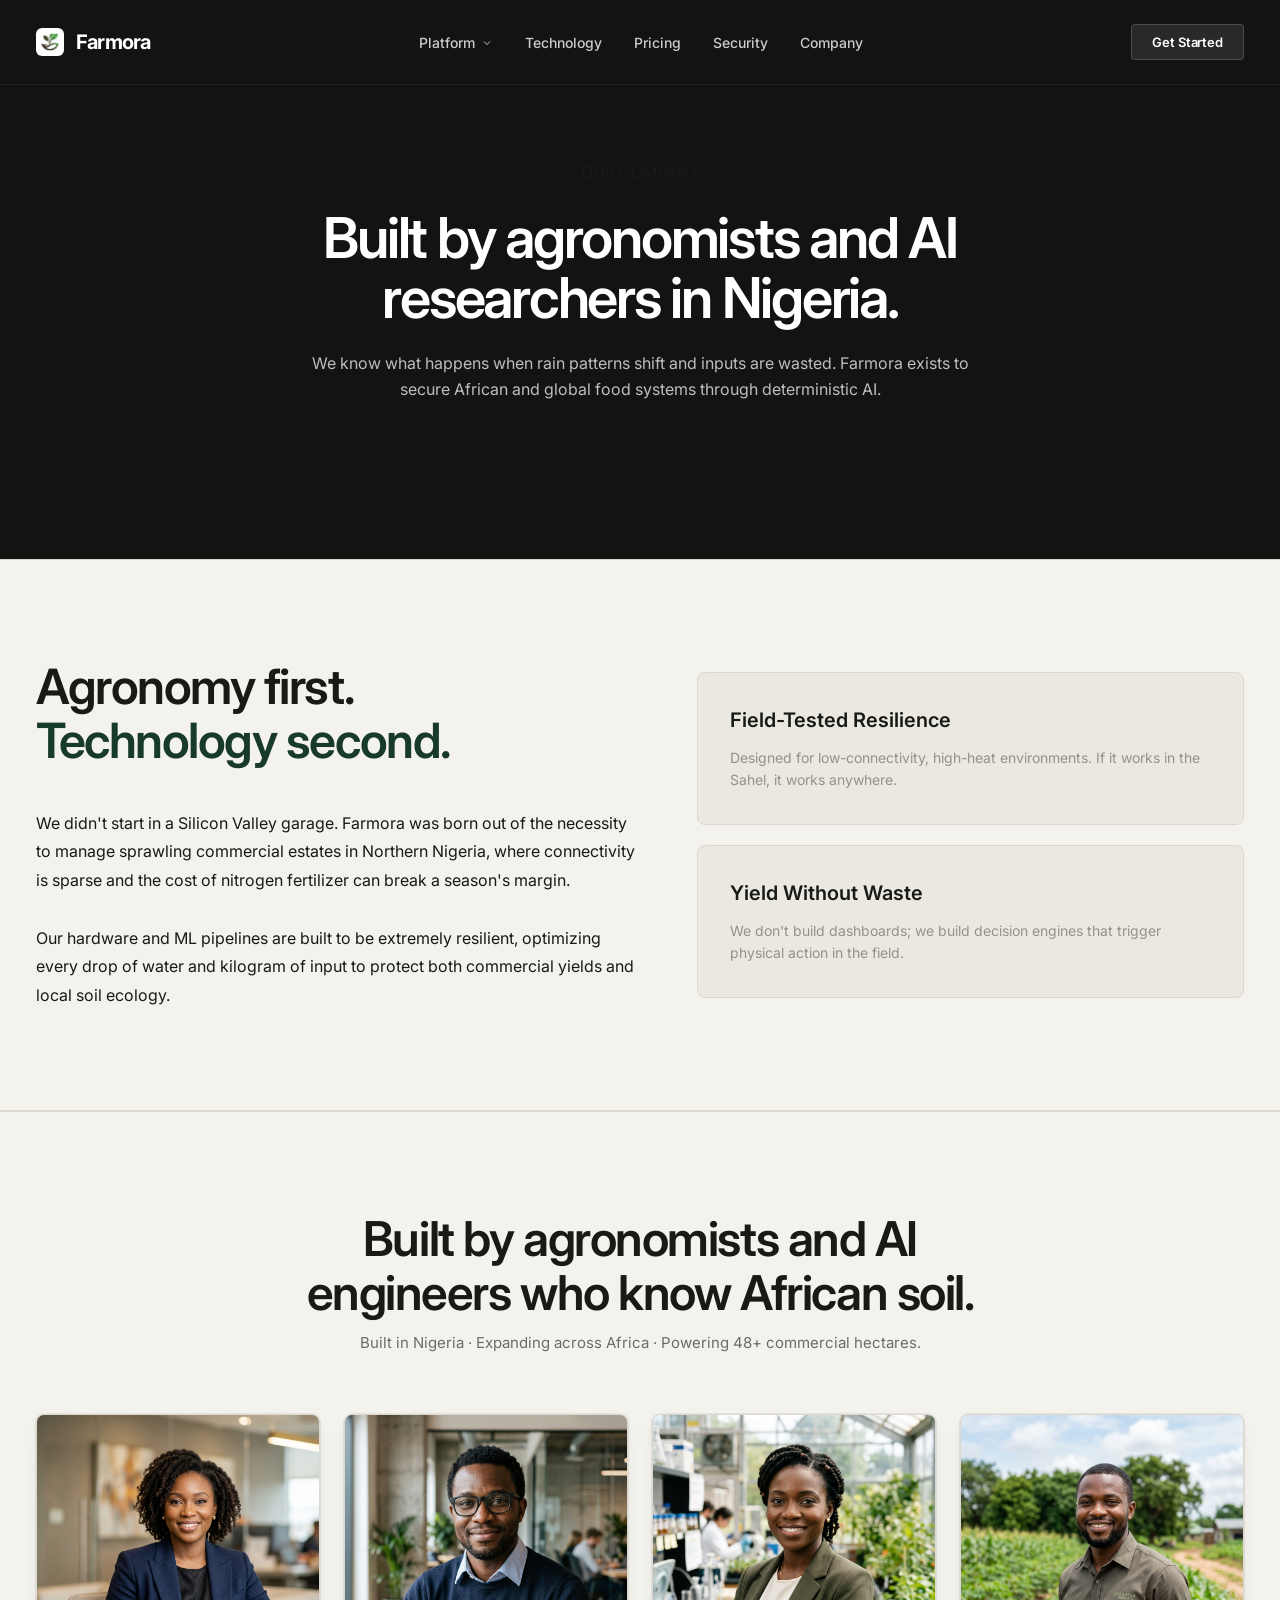
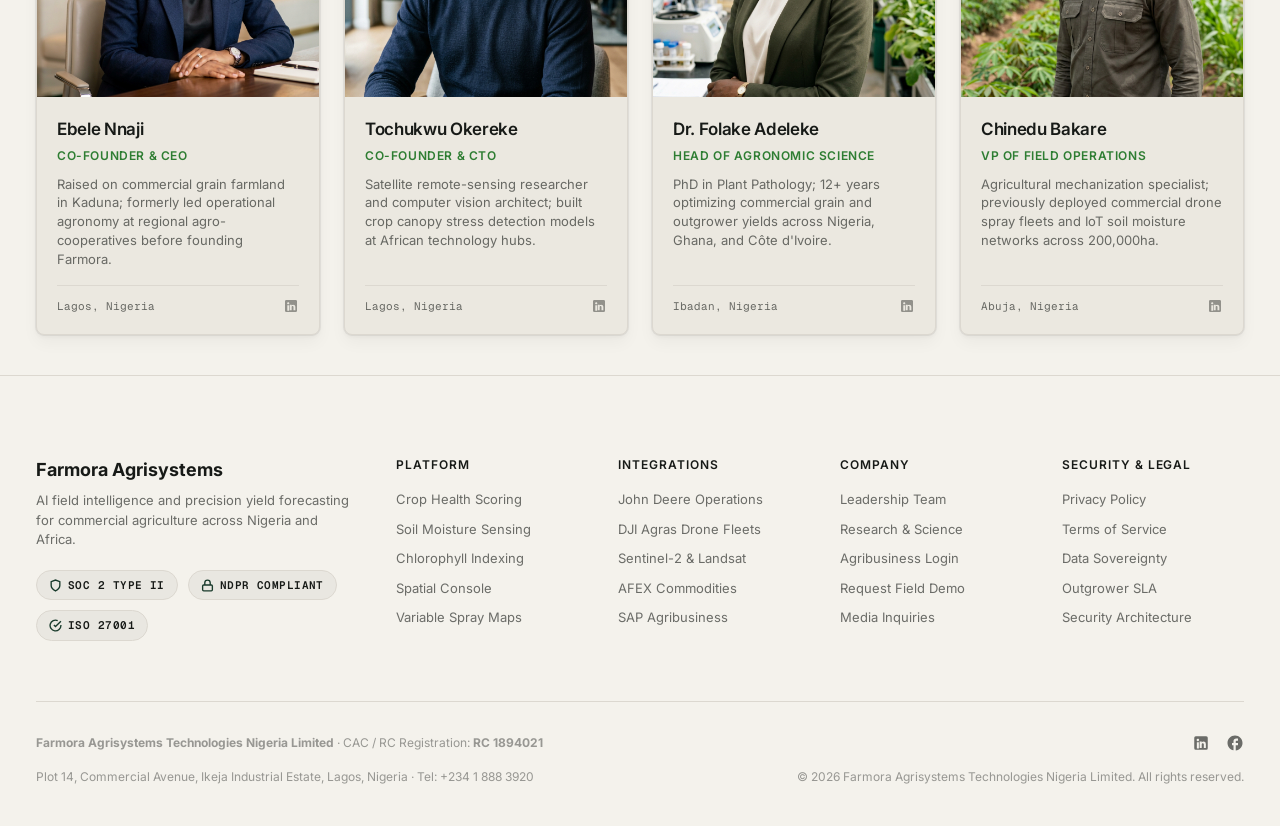
<file: about.html>
<!DOCTYPE html>
<html lang="en">
<head>
  <meta charset="utf-8" />
  <meta name="viewport" content="width=device-width, initial-scale=1" />
  <title>Company | Farmora</title>
  <meta name="description" content="Farmora ingests multispectral satellite NDVI, IoT soil moisture probes, and microclimate telemetry across 48+ hectares—detecting moisture deficits, fungal stress, and nitrogen anomalies before visible crop damage." />
  <meta property="og:title" content="Farmora | AI for precision agriculture &amp; field intelligence" />
  <meta property="og:description" content="Farmora ingests multispectral satellite NDVI, IoT soil moisture probes, and microclimate telemetry across 48+ hectares—detecting moisture deficits, fungal stress, and nitrogen anomalies before visible crop damage." />
  <meta property="og:type" content="website" />
  <link rel="icon" type="image/png" href="assets/logo-mark.png" />
  <link rel="preconnect" href="https://fonts.googleapis.com" />
  <link rel="preconnect" href="https://fonts.gstatic.com" crossorigin />
  <link href="https://fonts.googleapis.com/css2?family=Geist+Mono:wght@400;500;600&family=Inter:wght@300;400;500;600;700&display=swap" rel="stylesheet" />
  <link rel="stylesheet" href="assets/styles.css" />
</head>
<body>

  <!-- ======================================================================
       HEADER / NAVIGATION (Rulebase Floating Architectural Bar)
       ====================================================================== -->
  <header class="nav">
    <a href="index.html" class="nav-logo" aria-label="Farmora — Home">
      <div class="nav-logo-mark">
        <img src="assets/logo-mark.png" alt="Farmora" />
      </div>
      <span>Farmora</span>
    </a>

    <nav class="nav-links" aria-label="Primary Navigation">
      <div class="nav-dropdown">
        <a href="solution.html" class="nav-dropdown-trigger">Platform <svg width="12" height="12" viewBox="0 0 24 24" fill="none" stroke="currentColor" stroke-width="2" style="margin-left: 2px;"><polyline points="6 9 12 15 18 9"></polyline></svg></a>
        <div class="nav-dropdown-menu">
          <a href="solution.html#problem">The Blindspot</a>
          <a href="solution.html#solution">Our Solution</a>
        </div>
      </div>
      <a href="technology.html">Technology</a>
      <a href="pricing.html">Pricing</a>
      <a href="security.html">Security</a>
      <a href="about.html">Company</a>
    </nav>

    <button class="nav-cta trigger-modal">Get Started</button>

    <button class="nav-burger" id="navBurger" aria-label="Toggle navigation menu">
      <span></span>
      <span></span>
    </button>
  </header>

  <!-- Mobile Drawer -->
  <div class="mobile-drawer" id="mobileDrawer">
    <div class="mobile-drawer-content">
      <div style="display: flex; justify-content: space-between; align-items: center; border-bottom: 1px solid rgba(255,255,255,0.1); padding-bottom: 16px;">
        <span style="font-weight: 700; color: #FFFFFF; font-size: 18px;">Farmora</span>
        <button id="mobileDrawerClose" style="color: #FFFFFF; font-size: 20px;">✕</button>
      </div>
      <div class="mobile-drawer-links">
        <a href="solution.html">Platform</a>
        <a href="technology.html">Technology</a>
        <a href="pricing.html">Pricing</a>
        <a href="security.html">Security</a>
        <a href="about.html">Company</a>
      </div>
      <button class="btn-demo-light trigger-modal" style="width: 100%; margin-top: auto;">Get Started</button>
    </div>
  </div>

  <main>

    <section class="hero" style="min-height: 500px; padding-bottom: 60px;">
      <div style="position: absolute; top:0; left:0; right:0; bottom:0; background: url('https://images.unsplash.com/photo-1531206715517-5c0ba140b2b8?auto=format&fit=crop&w=1600&q=80') center/cover; opacity: 0.3; z-index: 1;"></div>
      <div style="position: absolute; top:0; left:0; right:0; bottom:0; background: linear-gradient(to bottom, rgba(18,20,18,0.2) 0%, rgba(18,20,18,1) 100%); z-index: 2;"></div>
      <div class="hero-inner" style="display: flex; flex-direction: column; align-items: center; justify-content: center; text-align: center; width: 100%; z-index: 3;">
        <div class="hero-content" style="width: 100%; max-width: 900px; margin: 0 auto; display: flex; flex-direction: column; align-items: center;">
          <span class="pill-badge" style="margin-bottom: 24px;">OUR COMPANY</span>
          <h1 class="hero-h1" style="width: 100%;">Built by agronomists and AI researchers in Nigeria.</h1>
          <p class="hero-body" style="text-align: center; max-width: 700px;">We know what happens when rain patterns shift and inputs are wasted. Farmora exists to secure African and global food systems through deterministic AI.</p>
        </div>
      </div>
    </section>

    <section class="social-section" style="background: var(--color-bg);">
      <div class="social-inner">
        <div class="social-left">
          <h2>Agronomy first. <br><span style="color: var(--color-forest);">Technology second.</span></h2>
          <p style="font-size: 16px; line-height: 1.8; margin-top: 24px; color: var(--color-text);">We didn't start in a Silicon Valley garage. Farmora was born out of the necessity to manage sprawling commercial estates in Northern Nigeria, where connectivity is sparse and the cost of nitrogen fertilizer can break a season's margin.<br><br>Our hardware and ML pipelines are built to be extremely resilient, optimizing every drop of water and kilogram of input to protect both commercial yields and local soil ecology.</p>
        </div>
        <div class="social-right" style="display: grid; grid-template-columns: repeat(auto-fit, minmax(280px, 1fr)); gap: 20px;">
          <div style="flex: 1; background: var(--color-card); border: 1px solid var(--color-border); border-radius: 8px; padding: 32px;">
            <h3 style="font-size: 20px; font-weight: 600; margin-bottom: 12px; color: var(--color-text);">Field-Tested Resilience</h3>
            <p style="font-size: 14px; line-height: 1.6; color: var(--color-subtle);">Designed for low-connectivity, high-heat environments. If it works in the Sahel, it works anywhere.</p>
          </div>
          <div style="flex: 1; background: var(--color-card); border: 1px solid var(--color-border); border-radius: 8px; padding: 32px;">
            <h3 style="font-size: 20px; font-weight: 600; margin-bottom: 12px; color: var(--color-text);">Yield Without Waste</h3>
            <p style="font-size: 14px; line-height: 1.6; color: var(--color-subtle);">We don't build dashboards; we build decision engines that trigger physical action in the field.</p>
          </div>
        </div>
      </div>
    </section>

  
<section class="team-section" id="team">
      <div class="team-inner">
        <div class="team-header">
          <h2>Built by agronomists and AI engineers who know African soil.</h2>
          <p>Built in Nigeria · Expanding across Africa · Powering 48+ commercial hectares.</p>
        </div>

        <div class="team-grid">
          <!-- Team Member 1 -->
          <div class="team-card">
            <div class="team-photo-wrap">
              <img class="team-photo" src="assets/team/ebele_nnaji.jpg" alt="Ebele Nnaji" />
            </div>
            <div class="team-card-info">
              <h3 class="team-name">Ebele Nnaji</h3>
              <div class="team-role">Co-founder &amp; CEO</div>
              <p class="team-bio">Raised on commercial grain farmland in Kaduna; formerly led operational agronomy at regional agro-cooperatives before founding Farmora.</p>
              <div class="team-card-footer">
                <span style="font-size: 11px; font-family: var(--font-mono); color: var(--color-muted);">Lagos, Nigeria</span>
                <a class="team-social-link" href="https://linkedin.com" target="_blank" rel="noopener" aria-label="Ebele Nnaji LinkedIn">
                  <svg viewBox="0 0 24 24" fill="currentColor"><path d="M19 3a2 2 0 0 1 2 2v14a2 2 0 0 1-2 2H5a2 2 0 0 1-2-2V5a2 2 0 0 1 2-2h14m-.5 15.5v-5.3a3.26 3.26 0 0 0-3.26-3.26c-.85 0-1.84.52-2.28 1.3v-1.11h-2.79v8.37h2.79v-4.93c0-.77.62-1.4 1.39-1.4a1.4 1.4 0 0 1 1.4 1.4v4.93h2.75M6.46 10.9v8.37H9.2V10.9H6.46M7.83 6.25a1.64 1.64 0 0 0-1.66 1.64c0 .9.74 1.63 1.66 1.63.92 0 1.66-.73 1.66-1.63 0-.9-.74-1.64-1.66-1.64z"/></svg>
                </a>
              </div>
            </div>
          </div>

          <!-- Team Member 2 -->
          <div class="team-card">
            <div class="team-photo-wrap">
              <img class="team-photo" src="assets/team/tochukwu_okereke.jpg" alt="Tochukwu Okereke" />
            </div>
            <div class="team-card-info">
              <h3 class="team-name">Tochukwu Okereke</h3>
              <div class="team-role">Co-founder &amp; CTO</div>
              <p class="team-bio">Satellite remote-sensing researcher and computer vision architect; built crop canopy stress detection models at African technology hubs.</p>
              <div class="team-card-footer">
                <span style="font-size: 11px; font-family: var(--font-mono); color: var(--color-muted);">Lagos, Nigeria</span>
                <a class="team-social-link" href="https://linkedin.com" target="_blank" rel="noopener" aria-label="Tochukwu Okereke LinkedIn">
                  <svg viewBox="0 0 24 24" fill="currentColor"><path d="M19 3a2 2 0 0 1 2 2v14a2 2 0 0 1-2 2H5a2 2 0 0 1-2-2V5a2 2 0 0 1 2-2h14m-.5 15.5v-5.3a3.26 3.26 0 0 0-3.26-3.26c-.85 0-1.84.52-2.28 1.3v-1.11h-2.79v8.37h2.79v-4.93c0-.77.62-1.4 1.39-1.4a1.4 1.4 0 0 1 1.4 1.4v4.93h2.75M6.46 10.9v8.37H9.2V10.9H6.46M7.83 6.25a1.64 1.64 0 0 0-1.66 1.64c0 .9.74 1.63 1.66 1.63.92 0 1.66-.73 1.66-1.63 0-.9-.74-1.64-1.66-1.64z"/></svg>
                </a>
              </div>
            </div>
          </div>

          <!-- Team Member 3 -->
          <div class="team-card">
            <div class="team-photo-wrap">
              <img class="team-photo" src="assets/team/folake_adeleke.jpg" alt="Dr. Folake Adeleke" />
            </div>
            <div class="team-card-info">
              <h3 class="team-name">Dr. Folake Adeleke</h3>
              <div class="team-role">Head of Agronomic Science</div>
              <p class="team-bio">PhD in Plant Pathology; 12+ years optimizing commercial grain and outgrower yields across Nigeria, Ghana, and Côte d'Ivoire.</p>
              <div class="team-card-footer">
                <span style="font-size: 11px; font-family: var(--font-mono); color: var(--color-muted);">Ibadan, Nigeria</span>
                <a class="team-social-link" href="https://linkedin.com" target="_blank" rel="noopener" aria-label="Dr. Folake Adeleke LinkedIn">
                  <svg viewBox="0 0 24 24" fill="currentColor"><path d="M19 3a2 2 0 0 1 2 2v14a2 2 0 0 1-2 2H5a2 2 0 0 1-2-2V5a2 2 0 0 1 2-2h14m-.5 15.5v-5.3a3.26 3.26 0 0 0-3.26-3.26c-.85 0-1.84.52-2.28 1.3v-1.11h-2.79v8.37h2.79v-4.93c0-.77.62-1.4 1.39-1.4a1.4 1.4 0 0 1 1.4 1.4v4.93h2.75M6.46 10.9v8.37H9.2V10.9H6.46M7.83 6.25a1.64 1.64 0 0 0-1.66 1.64c0 .9.74 1.63 1.66 1.63.92 0 1.66-.73 1.66-1.63 0-.9-.74-1.64-1.66-1.64z"/></svg>
                </a>
              </div>
            </div>
          </div>

          <!-- Team Member 4 -->
          <div class="team-card">
            <div class="team-photo-wrap">
              <img class="team-photo" src="assets/team/chinedu_bakare.jpg" alt="Chinedu Bakare" />
            </div>
            <div class="team-card-info">
              <h3 class="team-name">Chinedu Bakare</h3>
              <div class="team-role">VP of Field Operations</div>
              <p class="team-bio">Agricultural mechanization specialist; previously deployed commercial drone spray fleets and IoT soil moisture networks across 200,000ha.</p>
              <div class="team-card-footer">
                <span style="font-size: 11px; font-family: var(--font-mono); color: var(--color-muted);">Abuja, Nigeria</span>
                <a class="team-social-link" href="https://linkedin.com" target="_blank" rel="noopener" aria-label="Chinedu Bakare LinkedIn">
                  <svg viewBox="0 0 24 24" fill="currentColor"><path d="M19 3a2 2 0 0 1 2 2v14a2 2 0 0 1-2 2H5a2 2 0 0 1-2-2V5a2 2 0 0 1 2-2h14m-.5 15.5v-5.3a3.26 3.26 0 0 0-3.26-3.26c-.85 0-1.84.52-2.28 1.3v-1.11h-2.79v8.37h2.79v-4.93c0-.77.62-1.4 1.39-1.4a1.4 1.4 0 0 1 1.4 1.4v4.93h2.75M6.46 10.9v8.37H9.2V10.9H6.46M7.83 6.25a1.64 1.64 0 0 0-1.66 1.64c0 .9.74 1.63 1.66 1.63.92 0 1.66-.73 1.66-1.63 0-.9-.74-1.64-1.66-1.64z"/></svg>
                </a>
              </div>
            </div>
          </div>
        </div>
      </div>
    </section>
  </main>
<footer class="footer">
    <div class="footer-inner">
      <div class="footer-top">
        <div class="footer-brand">
          <b>Farmora Agrisystems</b>
          <p>AI field intelligence and precision yield forecasting for commercial agriculture across Nigeria and Africa.</p>
          <div class="footer-badges">
            <div class="cert-badge">
              <svg width="13" height="13" viewBox="0 0 24 24" fill="none" stroke="currentColor" stroke-width="2.5"><path d="M12 22s8-4 8-10V5l-8-3-8 3v7c0 6 8 10 8 10z"/></svg>
              <span>SOC 2 TYPE II</span>
            </div>
            <div class="cert-badge">
              <svg width="13" height="13" viewBox="0 0 24 24" fill="none" stroke="currentColor" stroke-width="2.5"><rect x="3" y="11" width="18" height="11" rx="2" ry="2"/><path d="M7 11V7a5 5 0 0 1 10 0v4"/></svg>
              <span>NDPR COMPLIANT</span>
            </div>
            <div class="cert-badge">
              <svg width="13" height="13" viewBox="0 0 24 24" fill="none" stroke="currentColor" stroke-width="2.5"><path d="M22 11.08V12a10 10 0 1 1-5.93-9.14"/><polyline points="22 4 12 14.01 9 11.01"/></svg>
              <span>ISO 27001</span>
            </div>
          </div>
        </div>

        <div>
          <div class="footer-col-title">Platform</div>
          <div class="footer-col-links">
            <a href="#platform">Crop Health Scoring</a>
            <a href="#telemetry">Soil Moisture Sensing</a>
            <a href="#telemetry">Chlorophyll Indexing</a>
            <a href="#console">Spatial Console</a>
            <a href="#agribusiness">Variable Spray Maps</a>
          </div>
        </div>

        <div>
          <div class="footer-col-title">Integrations</div>
          <div class="footer-col-links">
            <a href="#platform">John Deere Operations</a>
            <a href="#platform">DJI Agras Drone Fleets</a>
            <a href="#platform">Sentinel-2 &amp; Landsat</a>
            <a href="#platform">AFEX Commodities</a>
            <a href="#platform">SAP Agribusiness</a>
          </div>
        </div>

        <div>
          <div class="footer-col-title">Company</div>
          <div class="footer-col-links">
            <a href="#team">Leadership Team</a>
            <a href="#team">Research &amp; Science</a>
            <a href="login.html">Agribusiness Login</a>
            <a href="signup.html">Request Field Demo</a>
            <a href="mailto:operations@farmora.ai">Media Inquiries</a>
          </div>
        </div>

        <div>
          <div class="footer-col-title">Security &amp; Legal</div>
          <div class="footer-col-links">
            <a href="privacy.html">Privacy Policy</a>
            <a href="terms.html">Terms of Service</a>
            <a href="privacy.html">Data Sovereignty</a>
            <a href="terms.html">Outgrower SLA</a>
            <a href="terms.html">Security Architecture</a>
          </div>
        </div>
      </div>

      <div class="footer-bottom">
        <div class="footer-legal-line">
          <div>
            <b>Farmora Agrisystems Technologies Nigeria Limited</b> · CAC / RC Registration: <b>RC 1894021</b>
          </div>
          <div class="footer-social-icons">
            <a href="https://linkedin.com" target="_blank" rel="noopener" aria-label="LinkedIn">
              <svg width="18" height="18" viewBox="0 0 24 24" fill="currentColor"><path d="M19 3a2 2 0 0 1 2 2v14a2 2 0 0 1-2 2H5a2 2 0 0 1-2-2V5a2 2 0 0 1 2-2h14m-.5 15.5v-5.3a3.26 3.26 0 0 0-3.26-3.26c-.85 0-1.84.52-2.28 1.3v-1.11h-2.79v8.37h2.79v-4.93c0-.77.62-1.4 1.39-1.4a1.4 1.4 0 0 1 1.4 1.4v4.93h2.75M6.46 10.9v8.37H9.2V10.9H6.46M7.83 6.25a1.64 1.64 0 0 0-1.66 1.64c0 .9.74 1.63 1.66 1.63.92 0 1.66-.73 1.66-1.63 0-.9-.74-1.64-1.66-1.64z"/></svg>
            </a>
            <a href="https://facebook.com" target="_blank" rel="noopener" aria-label="Facebook">
              <svg width="18" height="18" viewBox="0 0 24 24" fill="currentColor"><path d="M22 12c0-5.52-4.48-10-10-10S2 6.48 2 12c0 4.84 3.44 8.87 8 9.8V15H8v-3h2V9.5C10 7.57 11.57 6 13.5 6H16v3h-2c-.55 0-1 .45-1 1v2h3v3h-3v6.95c5.05-.5 9-4.76 9-9.95z"/></svg>
            </a>
          </div>
        </div>

        <div style="display: flex; justify-content: space-between; flex-wrap: wrap; gap: 8px;">
          <span>Plot 14, Commercial Avenue, Ikeja Industrial Estate, Lagos, Nigeria · Tel: +234 1 888 3920</span>
          <span>&copy; 2026 Farmora Agrisystems Technologies Nigeria Limited. All rights reserved.</span>
        </div>
      </div>
    </div>
  </footer>

  <!-- ======================================================================
       ENTERPRISE SSO & AZURE PROVISIONING MODAL (AGENTS.md Rule 3)
       ====================================================================== -->
  <div class="modal-overlay" id="enterpriseModal" aria-modal="true" role="dialog">
    <div class="modal-dialog">
      <div class="modal-header">
        <div class="modal-title-group">
          <h3>Access Farmora Enterprise</h3>
          <p>Single sign-on for agribusinesses, cooperatives &amp; plantations</p>
        </div>
        <button class="modal-close-btn" id="modalCloseBtn" aria-label="Close modal">✕</button>
      </div>

      <div class="modal-body">
        <!-- SSO Providers Group -->
        <div class="sso-buttons-group">
          <button class="btn-sso" id="ssoEntra">
            <svg viewBox="0 0 23 23">
              <path fill="#f35325" d="M1 1h10v10H1z"/>
              <path fill="#81bc06" d="M12 1h10v10H12z"/>
              <path fill="#05a6f0" d="M1 12h10v10H1z"/>
              <path fill="#ffba08" d="M12 12h10v10H12z"/>
            </svg>
            Sign in with Microsoft Entra ID
          </button>
          <button class="btn-sso" id="ssoGoogle">
            <svg viewBox="0 0 24 24">
              <path fill="#4285F4" d="M23.745 12.27c0-.7-.06-1.4-.19-2.07H12v4.51h6.6c-.29 1.52-1.14 2.82-2.4 3.68v3.05h3.88c2.27-2.09 3.665-5.17 3.665-9.17z"/>
              <path fill="#34A853" d="M12 24c3.24 0 5.95-1.08 7.93-2.91l-3.88-3.05c-1.08.72-2.45 1.16-4.05 1.16-3.12 0-5.77-2.1-6.72-4.93H1.25v3.15C3.26 21.36 7.33 24 12 24z"/>
              <path fill="#FBBC05" d="M5.28 14.27A7.17 7.17 0 0 1 4.9 12c0-.79.14-1.57.38-2.27V6.58H1.25A11.96 11.96 0 0 0 0 12c0 1.92.45 3.74 1.25 5.42l4.03-3.15z"/>
              <path fill="#EA4335" d="M12 4.75c1.77 0 3.35.61 4.6 1.8l3.42-3.42C17.95 1.19 15.24 0 12 0 7.33 0 3.26 2.64 1.25 6.58l4.03 3.15c.95-2.83 3.6-4.98 6.72-4.98z"/>
            </svg>
            Sign in with Google Workspace
          </button>
        </div>

        <div class="modal-divider">or authenticate with work email</div>

        <form id="enterpriseForm">
          <div class="form-group">
            <label class="form-label" for="modalEmail">Corporate Work Email</label>
            <input class="form-input" id="modalEmail" type="email" placeholder="agronomist@agribusiness.com" required />
          </div>

          <div class="form-group">
            <label class="form-label" for="modalPassword">Enterprise Password</label>
            <div class="form-input-wrap">
              <input class="form-input" id="modalPassword" type="password" placeholder="••••••••••••" required />
              <button type="button" class="pwd-toggle-btn" id="pwdToggle" aria-label="Toggle password visibility">
                <svg width="18" height="18" viewBox="0 0 24 24" fill="none"><path d="M1 12s4-8 11-8 11 8 11 8-4 8-11 8-11-8-11-8z" stroke="currentColor" stroke-width="2"/><circle cx="12" cy="12" r="3" stroke="currentColor" stroke-width="2"/></svg>
              </button>
            </div>

            <!-- 4-State Password Strength Meter -->
            <div class="pwd-strength-container">
              <div class="pwd-meter-bars">
                <div class="pwd-meter-bar"></div>
                <div class="pwd-meter-bar"></div>
                <div class="pwd-meter-bar"></div>
                <div class="pwd-meter-bar"></div>
              </div>
              <span class="pwd-strength-text" id="pwdStrengthText">Enter a work password</span>
            </div>
          </div>

          <button type="submit" class="btn-submit-provision" id="btnSubmitProvision">Provision Farmora Sandbox</button>
        </form>

        <!-- Simulated Azure 3-Step Sandbox Provisioning Flow -->
        <div class="provision-progress-wrap" id="provisionProgressWrap">
          <div class="provision-step" id="provStep1">
            <span class="prov-spinner"></span>
            <span>Allocating tenant workspace in Azure South Africa West...</span>
          </div>
          <div class="provision-step" id="provStep2">
            <span class="prov-spinner"></span>
            <span>Connecting Sentinel-2 &amp; PlanetScope spectral data streams...</span>
          </div>
          <div class="provision-step" id="provStep3">
            <span class="prov-spinner"></span>
            <span>Calibrating regional soil moisture &amp; agronomic models...</span>
          </div>
        </div>
      </div>
    </div>
  </div>

  <script src="assets/app.js"></script>
</body>
</html>
</file>
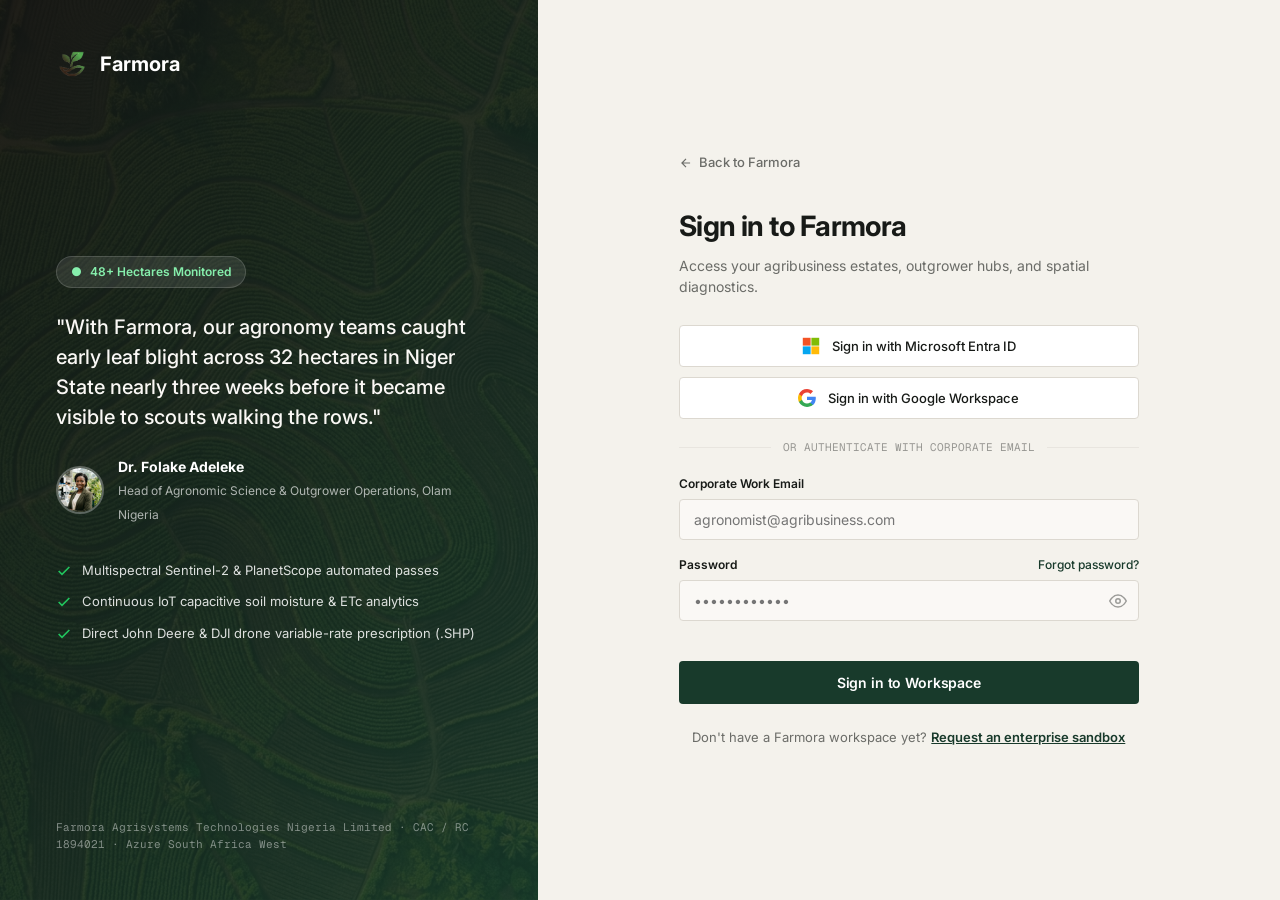
<file: login.html>
<!DOCTYPE html>
<html lang="en">
<head>
  <meta charset="utf-8" />
  <meta name="viewport" content="width=device-width, initial-scale=1" />
  <title>Sign In — Farmora Enterprise</title>
  <meta name="description" content="Sign in to your Farmora precision agriculture and field intelligence workspace." />
  <link rel="icon" type="image/png" href="assets/logo-mark.png" />
  <link rel="preconnect" href="https://fonts.googleapis.com" />
  <link rel="preconnect" href="https://fonts.gstatic.com" crossorigin />
  <link href="https://fonts.googleapis.com/css2?family=Geist+Mono:wght@400;500;600&family=Inter:wght@300;400;500;600;700&display=swap" rel="stylesheet" />
  <link rel="stylesheet" href="assets/styles.css" />
</head>
<body class="page-auth">

  <div class="auth-page">
    <!-- Aside Column -->
    <aside class="auth-aside">
      <a href="index.html" class="auth-brand">
        <img src="assets/logo-mark.png" alt="Farmora" />
        <span>Farmora</span>
      </a>

      <div class="auth-aside-content">
        <div class="auth-quote-badge">
          <span>●</span>
          <span>48+ Hectares Monitored</span>
        </div>

        <p class="auth-quote-text">
          "With Farmora, our agronomy teams caught early leaf blight across 32 hectares in Niger State nearly three weeks before it became visible to scouts walking the rows."
        </p>

        <div class="auth-quote-author">
          <img class="auth-quote-avatar" src="assets/team/folake_adeleke.jpg" alt="Dr. Folake Adeleke" />
          <div class="auth-quote-meta">
            <b>Dr. Folake Adeleke</b>
            <span>Head of Agronomic Science &amp; Outgrower Operations, Olam Nigeria</span>
          </div>
        </div>

        <div class="auth-feature-list">
          <div class="auth-feature-item">
            <svg width="16" height="16" viewBox="0 0 24 24" fill="none" stroke="currentColor" stroke-width="2.5"><path d="M20 6L9 17l-5-5"/></svg>
            <span>Multispectral Sentinel-2 &amp; PlanetScope automated passes</span>
          </div>
          <div class="auth-feature-item">
            <svg width="16" height="16" viewBox="0 0 24 24" fill="none" stroke="currentColor" stroke-width="2.5"><path d="M20 6L9 17l-5-5"/></svg>
            <span>Continuous IoT capacitive soil moisture &amp; ETc analytics</span>
          </div>
          <div class="auth-feature-item">
            <svg width="16" height="16" viewBox="0 0 24 24" fill="none" stroke="currentColor" stroke-width="2.5"><path d="M20 6L9 17l-5-5"/></svg>
            <span>Direct John Deere &amp; DJI drone variable-rate prescription (.SHP)</span>
          </div>
        </div>
      </div>

      <div class="auth-aside-footer">
        Farmora Agrisystems Technologies Nigeria Limited · CAC / RC 1894021 · Azure South Africa West
      </div>
    </aside>

    <!-- Main Form Column -->
    <main class="auth-main">
      <div class="auth-card-wrap">
        <a href="index.html" class="auth-back-link">
          <svg width="14" height="14" viewBox="0 0 24 24" fill="none" stroke="currentColor" stroke-width="2"><path d="M19 12H5M12 19l-7-7 7-7"/></svg>
          Back to Farmora
        </a>

        <h1 class="auth-h1">Sign in to Farmora</h1>
        <p class="auth-sub">Access your agribusiness estates, outgrower hubs, and spatial diagnostics.</p>

        <!-- SSO Providers -->
        <div class="sso-buttons-group">
          <button class="btn-sso" type="button" onclick="alert('Redirecting to Microsoft Entra ID Enterprise Single Sign-On...');">
            <svg viewBox="0 0 23 23">
              <path fill="#f35325" d="M1 1h10v10H1z"/>
              <path fill="#81bc06" d="M12 1h10v10H12z"/>
              <path fill="#05a6f0" d="M1 12h10v10H1z"/>
              <path fill="#ffba08" d="M12 12h10v10H12z"/>
            </svg>
            Sign in with Microsoft Entra ID
          </button>
          <button class="btn-sso" type="button" onclick="alert('Redirecting to Google Workspace Single Sign-On...');">
            <svg viewBox="0 0 24 24">
              <path fill="#4285F4" d="M23.745 12.27c0-.7-.06-1.4-.19-2.07H12v4.51h6.6c-.29 1.52-1.14 2.82-2.4 3.68v3.05h3.88c2.27-2.09 3.665-5.17 3.665-9.17z"/>
              <path fill="#34A853" d="M12 24c3.24 0 5.95-1.08 7.93-2.91l-3.88-3.05c-1.08.72-2.45 1.16-4.05 1.16-3.12 0-5.77-2.1-6.72-4.93H1.25v3.15C3.26 21.36 7.33 24 12 24z"/>
              <path fill="#FBBC05" d="M5.28 14.27A7.17 7.17 0 0 1 4.9 12c0-.79.14-1.57.38-2.27V6.58H1.25A11.96 11.96 0 0 0 0 12c0 1.92.45 3.74 1.25 5.42l4.03-3.15z"/>
              <path fill="#EA4335" d="M12 4.75c1.77 0 3.35.61 4.6 1.8l3.42-3.42C17.95 1.19 15.24 0 12 0 7.33 0 3.26 2.64 1.25 6.58l4.03 3.15c.95-2.83 3.6-4.98 6.72-4.98z"/>
            </svg>
            Sign in with Google Workspace
          </button>
        </div>

        <div class="modal-divider">or authenticate with corporate email</div>

        <form id="loginForm" onsubmit="event.preventDefault(); alert('Authenticating with Farmora Enterprise...'); window.location.href='index.html#console';">
          <div class="form-group">
            <label class="form-label" for="loginEmail">Corporate Work Email</label>
            <input class="form-input" id="loginEmail" type="email" placeholder="agronomist@agribusiness.com" required />
          </div>

          <div class="form-group">
            <div style="display: flex; justify-content: space-between; align-items: center; margin-bottom: 6px;">
              <label class="form-label" for="loginPassword" style="margin-bottom: 0;">Password</label>
              <a href="#" style="font-size: 12px; color: var(--color-forest); font-weight: 500;" onclick="alert('Password reset instructions sent to your enterprise administrator.'); return false;">Forgot password?</a>
            </div>
            <div class="form-input-wrap">
              <input class="form-input" id="loginPassword" type="password" placeholder="••••••••••••" required />
              <button type="button" class="pwd-toggle-btn" id="loginPwdToggle" aria-label="Toggle password visibility">
                <svg width="18" height="18" viewBox="0 0 24 24" fill="none"><path d="M1 12s4-8 11-8 11 8 11 8-4 8-11 8-11-8-11-8z" stroke="currentColor" stroke-width="2"/><circle cx="12" cy="12" r="3" stroke="currentColor" stroke-width="2"/></svg>
              </button>
            </div>
          </div>

          <button type="submit" class="btn-submit-provision" style="margin-top: 24px;">Sign in to Workspace</button>
        </form>

        <div class="auth-switch">
          Don't have a Farmora workspace yet? <a href="signup.html">Request an enterprise sandbox</a>
        </div>
      </div>
    </main>
  </div>

  <script>
    const pwdInput = document.getElementById('loginPassword');
    const pwdToggle = document.getElementById('loginPwdToggle');
    if (pwdToggle && pwdInput) {
      pwdToggle.addEventListener('click', () => {
        const isPassword = pwdInput.type === 'password';
        pwdInput.type = isPassword ? 'text' : 'password';
        pwdToggle.innerHTML = isPassword 
          ? `<svg width="18" height="18" viewBox="0 0 24 24" fill="none"><path d="M17.94 17.94A10.07 10.07 0 0112 20c-7 0-11-8-11-8a18.45 18.45 0 015.06-5.94M9.9 4.24A9.12 9.12 0 0112 4c7 0 11 8 11 8a18.5 18.5 0 01-2.16 3.19m-6.72-1.07a3 3 0 11-4.24-4.24M1 1l22 22" stroke="currentColor" stroke-width="2" stroke-linecap="round"/></svg>`
          : `<svg width="18" height="18" viewBox="0 0 24 24" fill="none"><path d="M1 12s4-8 11-8 11 8 11 8-4 8-11 8-11-8-11-8z" stroke="currentColor" stroke-width="2"/><circle cx="12" cy="12" r="3" stroke="currentColor" stroke-width="2"/></svg>`;
      });
    }
  </script>
</body>
</html>
</file>
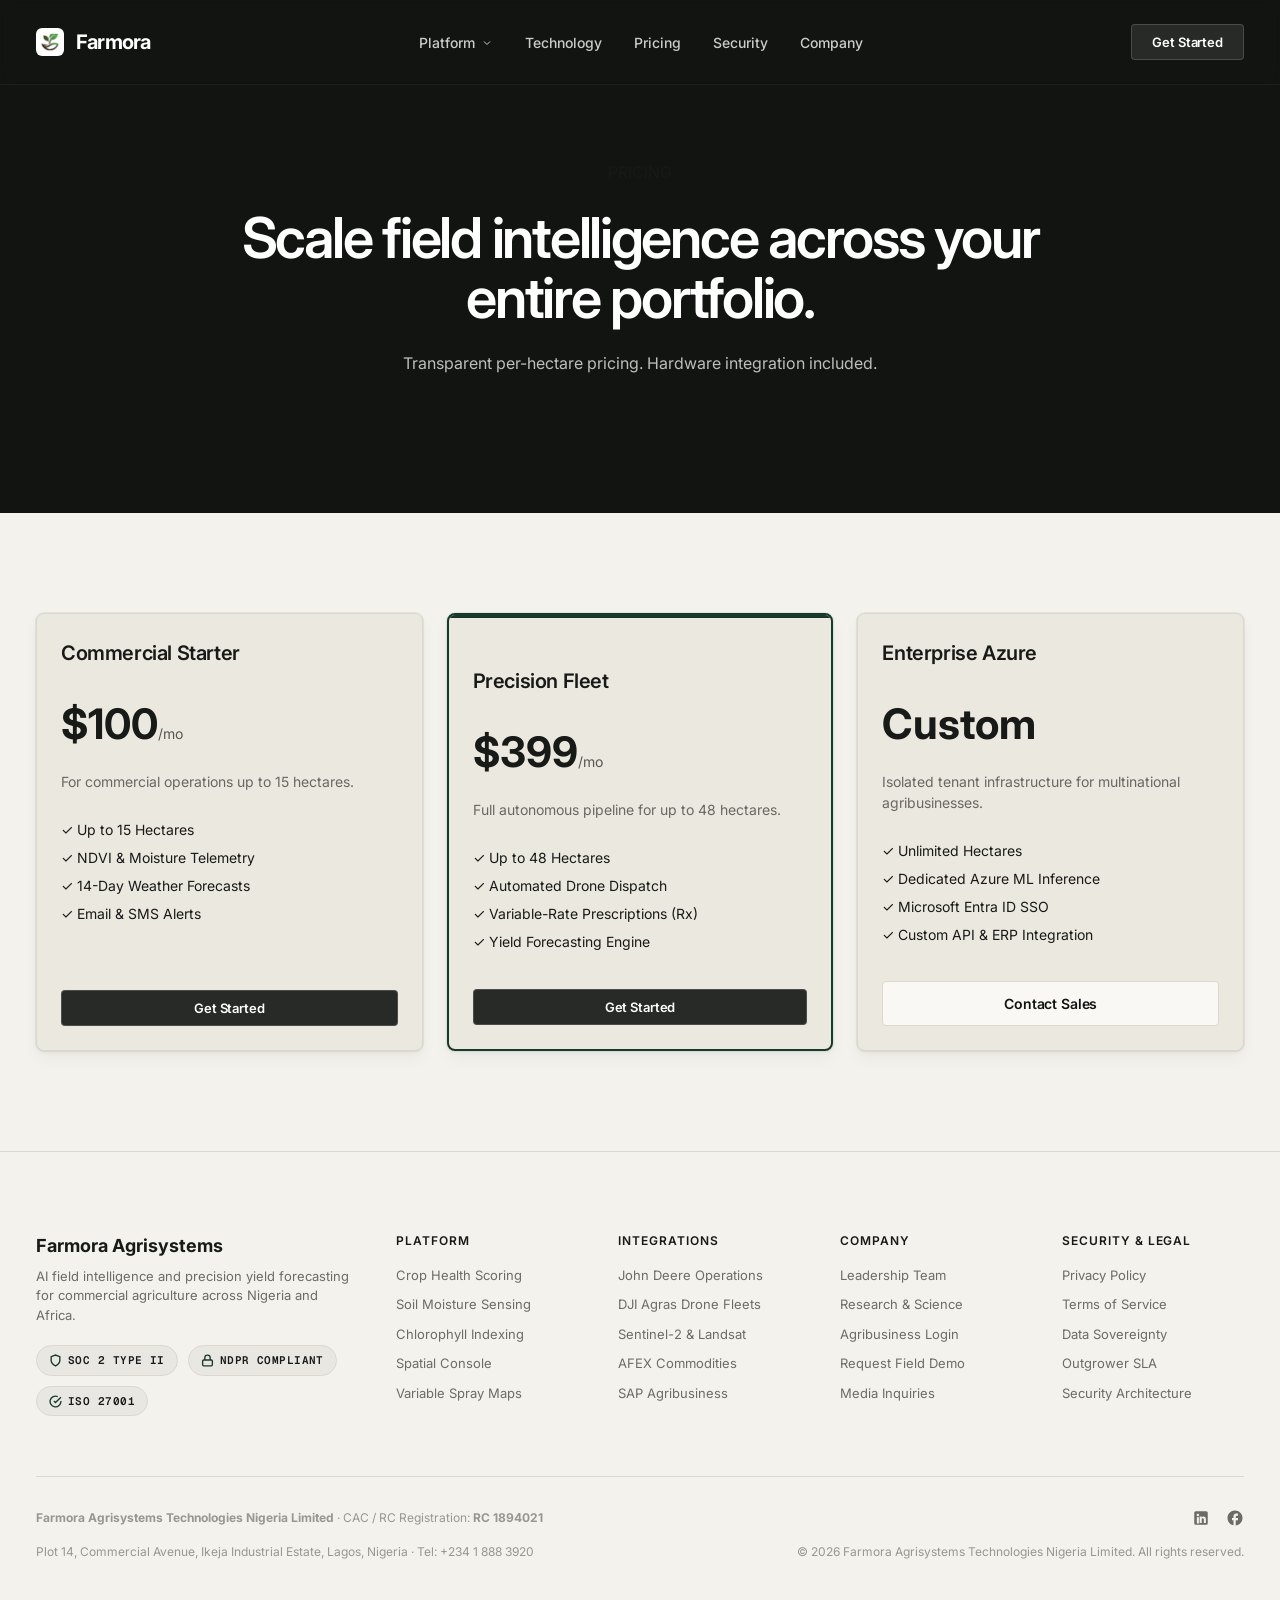
<file: pricing.html>
<!DOCTYPE html>
<html lang="en">
<head>
  <meta charset="utf-8" />
  <meta name="viewport" content="width=device-width, initial-scale=1" />
  <title>Pricing | Farmora</title>
  <meta name="description" content="Farmora ingests multispectral satellite NDVI, IoT soil moisture probes, and microclimate telemetry across 48+ hectares—detecting moisture deficits, fungal stress, and nitrogen anomalies before visible crop damage." />
  <meta property="og:title" content="Farmora | AI for precision agriculture &amp; field intelligence" />
  <meta property="og:description" content="Farmora ingests multispectral satellite NDVI, IoT soil moisture probes, and microclimate telemetry across 48+ hectares—detecting moisture deficits, fungal stress, and nitrogen anomalies before visible crop damage." />
  <meta property="og:type" content="website" />
  <link rel="icon" type="image/png" href="assets/logo-mark.png" />
  <link rel="preconnect" href="https://fonts.googleapis.com" />
  <link rel="preconnect" href="https://fonts.gstatic.com" crossorigin />
  <link href="https://fonts.googleapis.com/css2?family=Geist+Mono:wght@400;500;600&family=Inter:wght@300;400;500;600;700&display=swap" rel="stylesheet" />
  <link rel="stylesheet" href="assets/styles.css" />
</head>
<body>

  <!-- ======================================================================
       HEADER / NAVIGATION (Rulebase Floating Architectural Bar)
       ====================================================================== -->
  <header class="nav">
    <a href="index.html" class="nav-logo" aria-label="Farmora — Home">
      <div class="nav-logo-mark">
        <img src="assets/logo-mark.png" alt="Farmora" />
      </div>
      <span>Farmora</span>
    </a>

    <nav class="nav-links" aria-label="Primary Navigation">
      <div class="nav-dropdown">
        <a href="solution.html" class="nav-dropdown-trigger">Platform <svg width="12" height="12" viewBox="0 0 24 24" fill="none" stroke="currentColor" stroke-width="2" style="margin-left: 2px;"><polyline points="6 9 12 15 18 9"></polyline></svg></a>
        <div class="nav-dropdown-menu">
          <a href="solution.html#problem">The Blindspot</a>
          <a href="solution.html#solution">Our Solution</a>
        </div>
      </div>
      <a href="technology.html">Technology</a>
      <a href="pricing.html">Pricing</a>
      <a href="security.html">Security</a>
      <a href="about.html">Company</a>
    </nav>

    <button class="nav-cta trigger-modal">Get Started</button>

    <button class="nav-burger" id="navBurger" aria-label="Toggle navigation menu">
      <span></span>
      <span></span>
    </button>
  </header>

  <!-- Mobile Drawer -->
  <div class="mobile-drawer" id="mobileDrawer">
    <div class="mobile-drawer-content">
      <div style="display: flex; justify-content: space-between; align-items: center; border-bottom: 1px solid rgba(255,255,255,0.1); padding-bottom: 16px;">
        <span style="font-weight: 700; color: #FFFFFF; font-size: 18px;">Farmora</span>
        <button id="mobileDrawerClose" style="color: #FFFFFF; font-size: 20px;">✕</button>
      </div>
      <div class="mobile-drawer-links">
        <a href="solution.html">Platform</a>
        <a href="technology.html">Technology</a>
        <a href="pricing.html">Pricing</a>
        <a href="security.html">Security</a>
        <a href="about.html">Company</a>
      </div>
      <button class="btn-demo-light trigger-modal" style="width: 100%; margin-top: auto;">Get Started</button>
    </div>
  </div>

  <main>

    <section class="hero" style="min-height: 400px; padding-bottom: 40px;">
      <div class="hero-inner" style="display: flex; flex-direction: column; align-items: center; justify-content: center; text-align: center; width: 100%;">
        <div class="hero-content" style="width: 100%; max-width: 900px; margin: 0 auto; display: flex; flex-direction: column; align-items: center;">
          <span class="pill-badge" style="margin-bottom: 24px;">PRICING</span>
          <h1 class="hero-h1" style="width: 100%;">Scale field intelligence across your entire portfolio.</h1>
          <p class="hero-body" style="text-align: center; max-width: 700px;">Transparent per-hectare pricing. Hardware integration included.</p>
        </div>
      </div>
    </section>

    <section class="features-section">
      <div class="features-cards-grid">
        <!-- Starter -->
        <div class="feature-card">
          <div class="feature-card-info" style="display: flex; flex-direction: column; height: 100%;">
            <h3 class="feature-card-title" style="font-size: 20px;">Commercial Starter</h3>
            <div style="font-size: 42px; font-weight: 700; color: var(--color-text); margin: 16px 0;">$100<span style="font-size: 14px; font-weight: 400; color: var(--color-text); opacity: 0.7;">/mo</span></div>
            <p class="feature-card-desc" style="margin-bottom: 24px;">For commercial operations up to 15 hectares.</p>
            <ul style="list-style: none; padding: 0; color: var(--color-text); margin-bottom: 32px; line-height: 2; font-size: 14px;">
              <li>✓ Up to 15 Hectares</li>
              <li>✓ NDVI & Moisture Telemetry</li>
              <li>✓ 14-Day Weather Forecasts</li>
              <li>✓ Email & SMS Alerts</li>
            </ul>
            <div style="margin-top: auto;">
              <button class="nav-cta trigger-modal" style="width: 100%; display: block; text-align: center;">Get Started</button>
            </div>
          </div>
        </div>

        <!-- Growth -->
        <div class="feature-card" style="border: 2px solid var(--color-forest);">
          <div style="background: var(--color-forest); color: #fff; padding: 4px 12px; font-size: 12px; font-weight: 700; text-align: center; margin: -24px -24px 24px -24px; border-bottom: 1px solid rgba(0,0,0,0.1);">MOST POPULAR ALLOCATION</div>
          <div class="feature-card-info" style="display: flex; flex-direction: column; height: 100%;">
            <h3 class="feature-card-title" style="font-size: 20px;">Precision Fleet</h3>
            <div style="font-size: 42px; font-weight: 700; color: var(--color-text); margin: 16px 0;">$399<span style="font-size: 14px; font-weight: 400; color: var(--color-text); opacity: 0.7;">/mo</span></div>
            <p class="feature-card-desc" style="margin-bottom: 24px;">Full autonomous pipeline for up to 48 hectares.</p>
            <ul style="list-style: none; padding: 0; color: var(--color-text); margin-bottom: 32px; line-height: 2; font-size: 14px;">
              <li>✓ Up to 48 Hectares</li>
              <li>✓ Automated Drone Dispatch</li>
              <li>✓ Variable-Rate Prescriptions (Rx)</li>
              <li>✓ Yield Forecasting Engine</li>
            </ul>
            <div style="margin-top: auto;">
              <button class="nav-cta trigger-modal" style="width: 100%; display: block; text-align: center;">Get Started</button>
            </div>
          </div>
        </div>

        <!-- Enterprise -->
        <div class="feature-card">
          <div class="feature-card-info" style="display: flex; flex-direction: column; height: 100%;">
            <h3 class="feature-card-title" style="font-size: 20px;">Enterprise Azure</h3>
            <div style="font-size: 42px; font-weight: 700; color: var(--color-text); margin: 16px 0;">Custom</div>
            <p class="feature-card-desc" style="margin-bottom: 24px;">Isolated tenant infrastructure for multinational agribusinesses.</p>
            <ul style="list-style: none; padding: 0; color: var(--color-text); margin-bottom: 32px; line-height: 2; font-size: 14px;">
              <li>✓ Unlimited Hectares</li>
              <li>✓ Dedicated Azure ML Inference</li>
              <li>✓ Microsoft Entra ID SSO</li>
              <li>✓ Custom API & ERP Integration</li>
            </ul>
            <div style="margin-top: auto;">
              <button class="btn-demo-light trigger-modal" style="width: 100%; display: block; text-align: center; color: var(--color-dark); background: var(--color-cream); border: 1px solid var(--color-border);">Contact Sales</button>
            </div>
          </div>
        </div>
      </div>
    </section>

  </main>
<footer class="footer">
    <div class="footer-inner">
      <div class="footer-top">
        <div class="footer-brand">
          <b>Farmora Agrisystems</b>
          <p>AI field intelligence and precision yield forecasting for commercial agriculture across Nigeria and Africa.</p>
          <div class="footer-badges">
            <div class="cert-badge">
              <svg width="13" height="13" viewBox="0 0 24 24" fill="none" stroke="currentColor" stroke-width="2.5"><path d="M12 22s8-4 8-10V5l-8-3-8 3v7c0 6 8 10 8 10z"/></svg>
              <span>SOC 2 TYPE II</span>
            </div>
            <div class="cert-badge">
              <svg width="13" height="13" viewBox="0 0 24 24" fill="none" stroke="currentColor" stroke-width="2.5"><rect x="3" y="11" width="18" height="11" rx="2" ry="2"/><path d="M7 11V7a5 5 0 0 1 10 0v4"/></svg>
              <span>NDPR COMPLIANT</span>
            </div>
            <div class="cert-badge">
              <svg width="13" height="13" viewBox="0 0 24 24" fill="none" stroke="currentColor" stroke-width="2.5"><path d="M22 11.08V12a10 10 0 1 1-5.93-9.14"/><polyline points="22 4 12 14.01 9 11.01"/></svg>
              <span>ISO 27001</span>
            </div>
          </div>
        </div>

        <div>
          <div class="footer-col-title">Platform</div>
          <div class="footer-col-links">
            <a href="#platform">Crop Health Scoring</a>
            <a href="#telemetry">Soil Moisture Sensing</a>
            <a href="#telemetry">Chlorophyll Indexing</a>
            <a href="#console">Spatial Console</a>
            <a href="#agribusiness">Variable Spray Maps</a>
          </div>
        </div>

        <div>
          <div class="footer-col-title">Integrations</div>
          <div class="footer-col-links">
            <a href="#platform">John Deere Operations</a>
            <a href="#platform">DJI Agras Drone Fleets</a>
            <a href="#platform">Sentinel-2 &amp; Landsat</a>
            <a href="#platform">AFEX Commodities</a>
            <a href="#platform">SAP Agribusiness</a>
          </div>
        </div>

        <div>
          <div class="footer-col-title">Company</div>
          <div class="footer-col-links">
            <a href="#team">Leadership Team</a>
            <a href="#team">Research &amp; Science</a>
            <a href="login.html">Agribusiness Login</a>
            <a href="signup.html">Request Field Demo</a>
            <a href="mailto:operations@farmora.ai">Media Inquiries</a>
          </div>
        </div>

        <div>
          <div class="footer-col-title">Security &amp; Legal</div>
          <div class="footer-col-links">
            <a href="privacy.html">Privacy Policy</a>
            <a href="terms.html">Terms of Service</a>
            <a href="privacy.html">Data Sovereignty</a>
            <a href="terms.html">Outgrower SLA</a>
            <a href="terms.html">Security Architecture</a>
          </div>
        </div>
      </div>

      <div class="footer-bottom">
        <div class="footer-legal-line">
          <div>
            <b>Farmora Agrisystems Technologies Nigeria Limited</b> · CAC / RC Registration: <b>RC 1894021</b>
          </div>
          <div class="footer-social-icons">
            <a href="https://linkedin.com" target="_blank" rel="noopener" aria-label="LinkedIn">
              <svg width="18" height="18" viewBox="0 0 24 24" fill="currentColor"><path d="M19 3a2 2 0 0 1 2 2v14a2 2 0 0 1-2 2H5a2 2 0 0 1-2-2V5a2 2 0 0 1 2-2h14m-.5 15.5v-5.3a3.26 3.26 0 0 0-3.26-3.26c-.85 0-1.84.52-2.28 1.3v-1.11h-2.79v8.37h2.79v-4.93c0-.77.62-1.4 1.39-1.4a1.4 1.4 0 0 1 1.4 1.4v4.93h2.75M6.46 10.9v8.37H9.2V10.9H6.46M7.83 6.25a1.64 1.64 0 0 0-1.66 1.64c0 .9.74 1.63 1.66 1.63.92 0 1.66-.73 1.66-1.63 0-.9-.74-1.64-1.66-1.64z"/></svg>
            </a>
            <a href="https://facebook.com" target="_blank" rel="noopener" aria-label="Facebook">
              <svg width="18" height="18" viewBox="0 0 24 24" fill="currentColor"><path d="M22 12c0-5.52-4.48-10-10-10S2 6.48 2 12c0 4.84 3.44 8.87 8 9.8V15H8v-3h2V9.5C10 7.57 11.57 6 13.5 6H16v3h-2c-.55 0-1 .45-1 1v2h3v3h-3v6.95c5.05-.5 9-4.76 9-9.95z"/></svg>
            </a>
          </div>
        </div>

        <div style="display: flex; justify-content: space-between; flex-wrap: wrap; gap: 8px;">
          <span>Plot 14, Commercial Avenue, Ikeja Industrial Estate, Lagos, Nigeria · Tel: +234 1 888 3920</span>
          <span>&copy; 2026 Farmora Agrisystems Technologies Nigeria Limited. All rights reserved.</span>
        </div>
      </div>
    </div>
  </footer>

  <!-- ======================================================================
       ENTERPRISE SSO & AZURE PROVISIONING MODAL (AGENTS.md Rule 3)
       ====================================================================== -->
  <div class="modal-overlay" id="enterpriseModal" aria-modal="true" role="dialog">
    <div class="modal-dialog">
      <div class="modal-header">
        <div class="modal-title-group">
          <h3>Access Farmora Enterprise</h3>
          <p>Single sign-on for agribusinesses, cooperatives &amp; plantations</p>
        </div>
        <button class="modal-close-btn" id="modalCloseBtn" aria-label="Close modal">✕</button>
      </div>

      <div class="modal-body">
        <!-- SSO Providers Group -->
        <div class="sso-buttons-group">
          <button class="btn-sso" id="ssoEntra">
            <svg viewBox="0 0 23 23">
              <path fill="#f35325" d="M1 1h10v10H1z"/>
              <path fill="#81bc06" d="M12 1h10v10H12z"/>
              <path fill="#05a6f0" d="M1 12h10v10H1z"/>
              <path fill="#ffba08" d="M12 12h10v10H12z"/>
            </svg>
            Sign in with Microsoft Entra ID
          </button>
          <button class="btn-sso" id="ssoGoogle">
            <svg viewBox="0 0 24 24">
              <path fill="#4285F4" d="M23.745 12.27c0-.7-.06-1.4-.19-2.07H12v4.51h6.6c-.29 1.52-1.14 2.82-2.4 3.68v3.05h3.88c2.27-2.09 3.665-5.17 3.665-9.17z"/>
              <path fill="#34A853" d="M12 24c3.24 0 5.95-1.08 7.93-2.91l-3.88-3.05c-1.08.72-2.45 1.16-4.05 1.16-3.12 0-5.77-2.1-6.72-4.93H1.25v3.15C3.26 21.36 7.33 24 12 24z"/>
              <path fill="#FBBC05" d="M5.28 14.27A7.17 7.17 0 0 1 4.9 12c0-.79.14-1.57.38-2.27V6.58H1.25A11.96 11.96 0 0 0 0 12c0 1.92.45 3.74 1.25 5.42l4.03-3.15z"/>
              <path fill="#EA4335" d="M12 4.75c1.77 0 3.35.61 4.6 1.8l3.42-3.42C17.95 1.19 15.24 0 12 0 7.33 0 3.26 2.64 1.25 6.58l4.03 3.15c.95-2.83 3.6-4.98 6.72-4.98z"/>
            </svg>
            Sign in with Google Workspace
          </button>
        </div>

        <div class="modal-divider">or authenticate with work email</div>

        <form id="enterpriseForm">
          <div class="form-group">
            <label class="form-label" for="modalEmail">Corporate Work Email</label>
            <input class="form-input" id="modalEmail" type="email" placeholder="agronomist@agribusiness.com" required />
          </div>

          <div class="form-group">
            <label class="form-label" for="modalPassword">Enterprise Password</label>
            <div class="form-input-wrap">
              <input class="form-input" id="modalPassword" type="password" placeholder="••••••••••••" required />
              <button type="button" class="pwd-toggle-btn" id="pwdToggle" aria-label="Toggle password visibility">
                <svg width="18" height="18" viewBox="0 0 24 24" fill="none"><path d="M1 12s4-8 11-8 11 8 11 8-4 8-11 8-11-8-11-8z" stroke="currentColor" stroke-width="2"/><circle cx="12" cy="12" r="3" stroke="currentColor" stroke-width="2"/></svg>
              </button>
            </div>

            <!-- 4-State Password Strength Meter -->
            <div class="pwd-strength-container">
              <div class="pwd-meter-bars">
                <div class="pwd-meter-bar"></div>
                <div class="pwd-meter-bar"></div>
                <div class="pwd-meter-bar"></div>
                <div class="pwd-meter-bar"></div>
              </div>
              <span class="pwd-strength-text" id="pwdStrengthText">Enter a work password</span>
            </div>
          </div>

          <button type="submit" class="btn-submit-provision" id="btnSubmitProvision">Provision Farmora Sandbox</button>
        </form>

        <!-- Simulated Azure 3-Step Sandbox Provisioning Flow -->
        <div class="provision-progress-wrap" id="provisionProgressWrap">
          <div class="provision-step" id="provStep1">
            <span class="prov-spinner"></span>
            <span>Allocating tenant workspace in Azure South Africa West...</span>
          </div>
          <div class="provision-step" id="provStep2">
            <span class="prov-spinner"></span>
            <span>Connecting Sentinel-2 &amp; PlanetScope spectral data streams...</span>
          </div>
          <div class="provision-step" id="provStep3">
            <span class="prov-spinner"></span>
            <span>Calibrating regional soil moisture &amp; agronomic models...</span>
          </div>
        </div>
      </div>
    </div>
  </div>

  <script src="assets/app.js"></script>
</body>
</html>
</file>
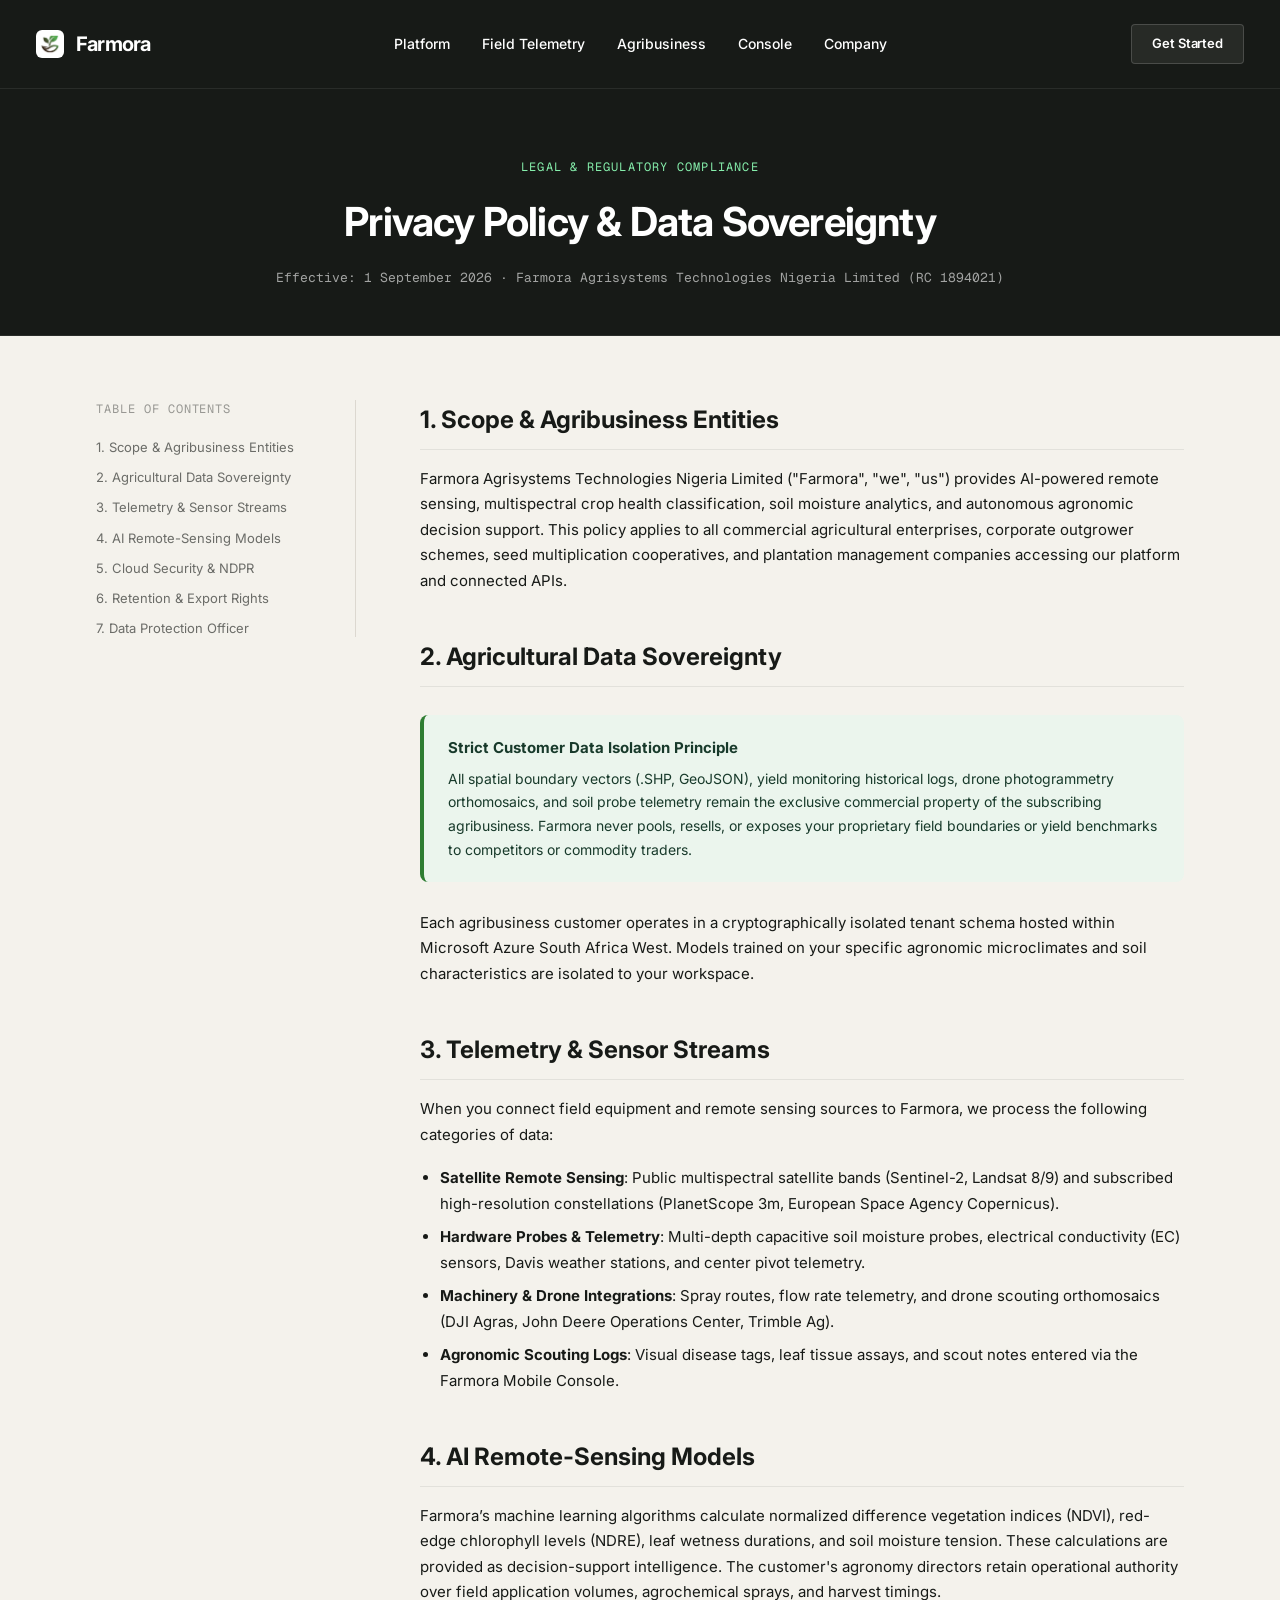
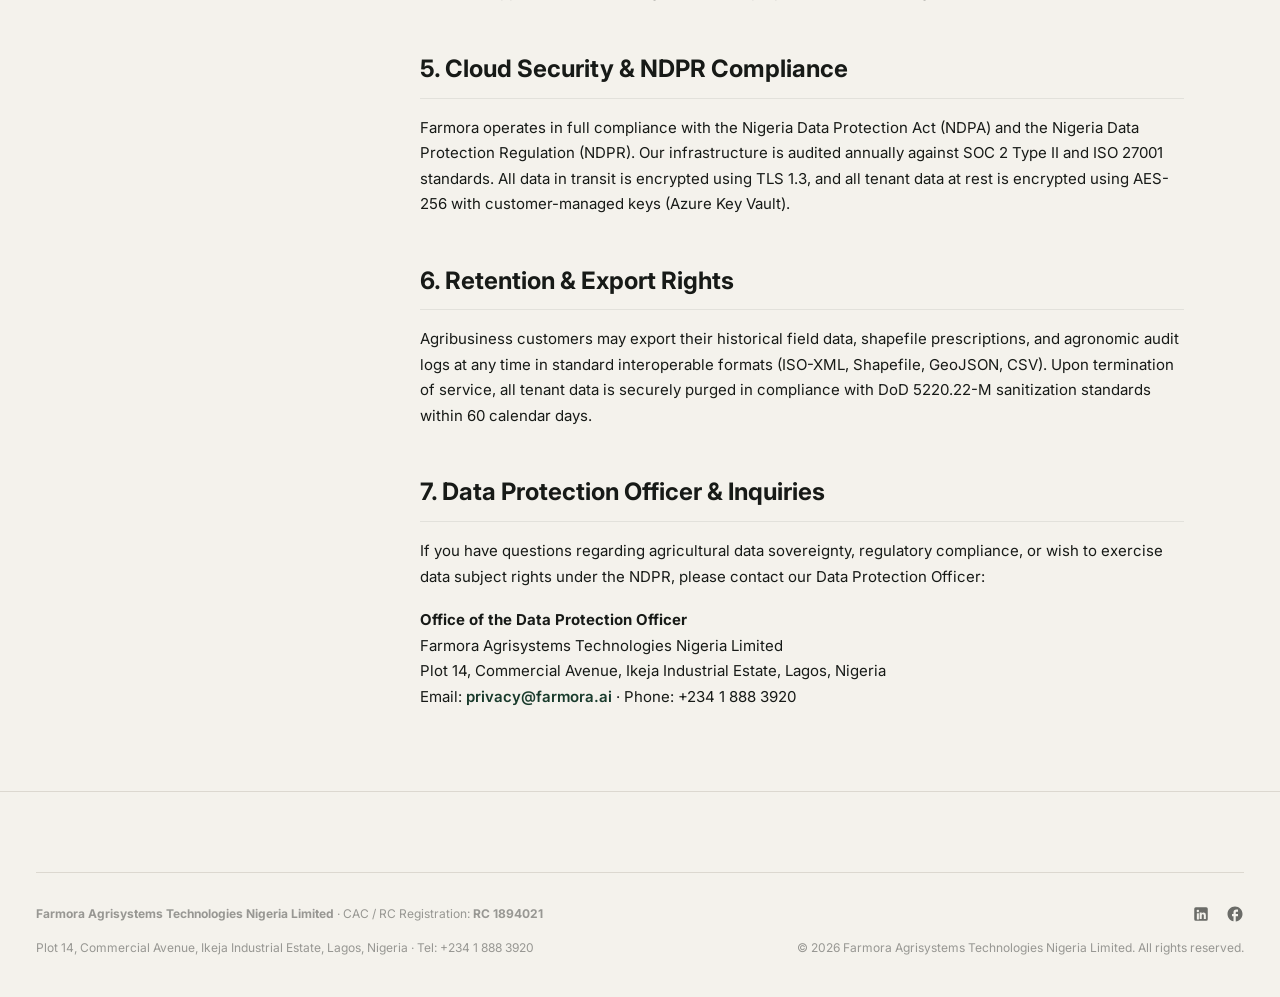
<file: privacy.html>
<!DOCTYPE html>
<html lang="en">
<head>
  <meta charset="utf-8" />
  <meta name="viewport" content="width=device-width, initial-scale=1" />
  <title>Privacy Policy — Farmora Agrisystems</title>
  <meta name="description" content="Agricultural data sovereignty, satellite telemetry security, and NDPR compliance at Farmora Agrisystems." />
  <link rel="icon" type="image/png" href="assets/logo-mark.png" />
  <link rel="preconnect" href="https://fonts.googleapis.com" />
  <link rel="preconnect" href="https://fonts.gstatic.com" crossorigin />
  <link href="https://fonts.googleapis.com/css2?family=Geist+Mono:wght@400;500;600&family=Inter:wght@300;400;500;600;700&display=swap" rel="stylesheet" />
  <link rel="stylesheet" href="assets/styles.css" />
</head>
<body class="page-legal">

  <!-- Header -->
  <header class="nav legal-header-static">
    <a href="index.html" class="nav-logo" aria-label="Farmora — Home">
      <div class="nav-logo-mark">
        <img src="assets/logo-mark.png" alt="Farmora" />
      </div>
      <span>Farmora</span>
    </a>

    <nav class="nav-links" aria-label="Primary Navigation">
      <a href="index.html#platform">Platform</a>
      <a href="index.html#telemetry">Field Telemetry</a>
      <a href="index.html#agribusiness">Agribusiness</a>
      <a href="index.html#console">Console</a>
      <a href="index.html#team">Company</a>
    </nav>

    <a href="#" class="nav-cta trigger-modal">Get Started</a>
  </header>

  <!-- Hero -->
  <section class="legal-hero">
    <div class="legal-hero-inner">
      <span class="legal-eyebrow">Legal &amp; Regulatory Compliance</span>
      <h1 class="legal-hero-title">Privacy Policy &amp; Data Sovereignty</h1>
      <div class="legal-meta">
        Effective: 1 September 2026 · Farmora Agrisystems Technologies Nigeria Limited (RC 1894021)
      </div>
    </div>
  </section>

  <!-- Content -->
  <main class="legal-body">
    <!-- TOC -->
    <aside class="legal-toc">
      <div class="legal-toc-title">Table of Contents</div>
      <a href="#scope">1. Scope &amp; Agribusiness Entities</a>
      <a href="#ownership">2. Agricultural Data Sovereignty</a>
      <a href="#telemetry">3. Telemetry &amp; Sensor Streams</a>
      <a href="#ai-decision">4. AI Remote-Sensing Models</a>
      <a href="#security">5. Cloud Security &amp; NDPR</a>
      <a href="#retention">6. Retention &amp; Export Rights</a>
      <a href="#dpo">7. Data Protection Officer</a>
    </aside>

    <!-- Clauses -->
    <div class="legal-content">
      <h2 id="scope">1. Scope &amp; Agribusiness Entities</h2>
      <p>
        Farmora Agrisystems Technologies Nigeria Limited ("Farmora", "we", "us") provides AI-powered remote sensing, multispectral crop health classification, soil moisture analytics, and autonomous agronomic decision support. This policy applies to all commercial agricultural enterprises, corporate outgrower schemes, seed multiplication cooperatives, and plantation management companies accessing our platform and connected APIs.
      </p>

      <h2 id="ownership">2. Agricultural Data Sovereignty</h2>
      <div class="legal-callout">
        <b>Strict Customer Data Isolation Principle</b>
        <p>
          All spatial boundary vectors (.SHP, GeoJSON), yield monitoring historical logs, drone photogrammetry orthomosaics, and soil probe telemetry remain the exclusive commercial property of the subscribing agribusiness. Farmora never pools, resells, or exposes your proprietary field boundaries or yield benchmarks to competitors or commodity traders.
        </p>
      </div>
      <p>
        Each agribusiness customer operates in a cryptographically isolated tenant schema hosted within Microsoft Azure South Africa West. Models trained on your specific agronomic microclimates and soil characteristics are isolated to your workspace.
      </p>

      <h2 id="telemetry">3. Telemetry &amp; Sensor Streams</h2>
      <p>When you connect field equipment and remote sensing sources to Farmora, we process the following categories of data:</p>
      <ul>
        <li><b>Satellite Remote Sensing</b>: Public multispectral satellite bands (Sentinel-2, Landsat 8/9) and subscribed high-resolution constellations (PlanetScope 3m, European Space Agency Copernicus).</li>
        <li><b>Hardware Probes &amp; Telemetry</b>: Multi-depth capacitive soil moisture probes, electrical conductivity (EC) sensors, Davis weather stations, and center pivot telemetry.</li>
        <li><b>Machinery &amp; Drone Integrations</b>: Spray routes, flow rate telemetry, and drone scouting orthomosaics (DJI Agras, John Deere Operations Center, Trimble Ag).</li>
        <li><b>Agronomic Scouting Logs</b>: Visual disease tags, leaf tissue assays, and scout notes entered via the Farmora Mobile Console.</li>
      </ul>

      <h2 id="ai-decision">4. AI Remote-Sensing Models</h2>
      <p>
        Farmora’s machine learning algorithms calculate normalized difference vegetation indices (NDVI), red-edge chlorophyll levels (NDRE), leaf wetness durations, and soil moisture tension. These calculations are provided as decision-support intelligence. The customer's agronomy directors retain operational authority over field application volumes, agrochemical sprays, and harvest timings.
      </p>

      <h2 id="security">5. Cloud Security &amp; NDPR Compliance</h2>
      <p>
        Farmora operates in full compliance with the Nigeria Data Protection Act (NDPA) and the Nigeria Data Protection Regulation (NDPR). Our infrastructure is audited annually against SOC 2 Type II and ISO 27001 standards. All data in transit is encrypted using TLS 1.3, and all tenant data at rest is encrypted using AES-256 with customer-managed keys (Azure Key Vault).
      </p>

      <h2 id="retention">6. Retention &amp; Export Rights</h2>
      <p>
        Agribusiness customers may export their historical field data, shapefile prescriptions, and agronomic audit logs at any time in standard interoperable formats (ISO-XML, Shapefile, GeoJSON, CSV). Upon termination of service, all tenant data is securely purged in compliance with DoD 5220.22-M sanitization standards within 60 calendar days.
      </p>

      <h2 id="dpo">7. Data Protection Officer &amp; Inquiries</h2>
      <p>
        If you have questions regarding agricultural data sovereignty, regulatory compliance, or wish to exercise data subject rights under the NDPR, please contact our Data Protection Officer:
      </p>
      <p>
        <b>Office of the Data Protection Officer</b><br/>
        Farmora Agrisystems Technologies Nigeria Limited<br/>
        Plot 14, Commercial Avenue, Ikeja Industrial Estate, Lagos, Nigeria<br/>
        Email: <a href="mailto:privacy@farmora.ai" style="color: var(--color-forest); font-weight: 600;">privacy@farmora.ai</a> · Phone: +234 1 888 3920
      </p>
    </div>
  </main>

  <!-- Footer -->
  <footer class="footer">
    <div class="footer-inner">
      <div class="footer-bottom">
        <div class="footer-legal-line">
          <div>
            <b>Farmora Agrisystems Technologies Nigeria Limited</b> · CAC / RC Registration: <b>RC 1894021</b>
          </div>
          <div class="footer-social-icons">
            <a href="https://linkedin.com" target="_blank" rel="noopener" aria-label="LinkedIn">
              <svg width="18" height="18" viewBox="0 0 24 24" fill="currentColor"><path d="M19 3a2 2 0 0 1 2 2v14a2 2 0 0 1-2 2H5a2 2 0 0 1-2-2V5a2 2 0 0 1 2-2h14m-.5 15.5v-5.3a3.26 3.26 0 0 0-3.26-3.26c-.85 0-1.84.52-2.28 1.3v-1.11h-2.79v8.37h2.79v-4.93c0-.77.62-1.4 1.39-1.4a1.4 1.4 0 0 1 1.4 1.4v4.93h2.75M6.46 10.9v8.37H9.2V10.9H6.46M7.83 6.25a1.64 1.64 0 0 0-1.66 1.64c0 .9.74 1.63 1.66 1.63.92 0 1.66-.73 1.66-1.63 0-.9-.74-1.64-1.66-1.64z"/></svg>
            </a>
            <a href="https://facebook.com" target="_blank" rel="noopener" aria-label="Facebook">
              <svg width="18" height="18" viewBox="0 0 24 24" fill="currentColor"><path d="M22 12c0-5.52-4.48-10-10-10S2 6.48 2 12c0 4.84 3.44 8.87 8 9.8V15H8v-3h2V9.5C10 7.57 11.57 6 13.5 6H16v3h-2c-.55 0-1 .45-1 1v2h3v3h-3v6.95c5.05-.5 9-4.76 9-9.95z"/></svg>
            </a>
          </div>
        </div>
        <div style="display: flex; justify-content: space-between; flex-wrap: wrap; gap: 8px;">
          <span>Plot 14, Commercial Avenue, Ikeja Industrial Estate, Lagos, Nigeria · Tel: +234 1 888 3920</span>
          <span>&copy; 2026 Farmora Agrisystems Technologies Nigeria Limited. All rights reserved.</span>
        </div>
      </div>
    </div>
  </footer>

</body>
</html>
</file>
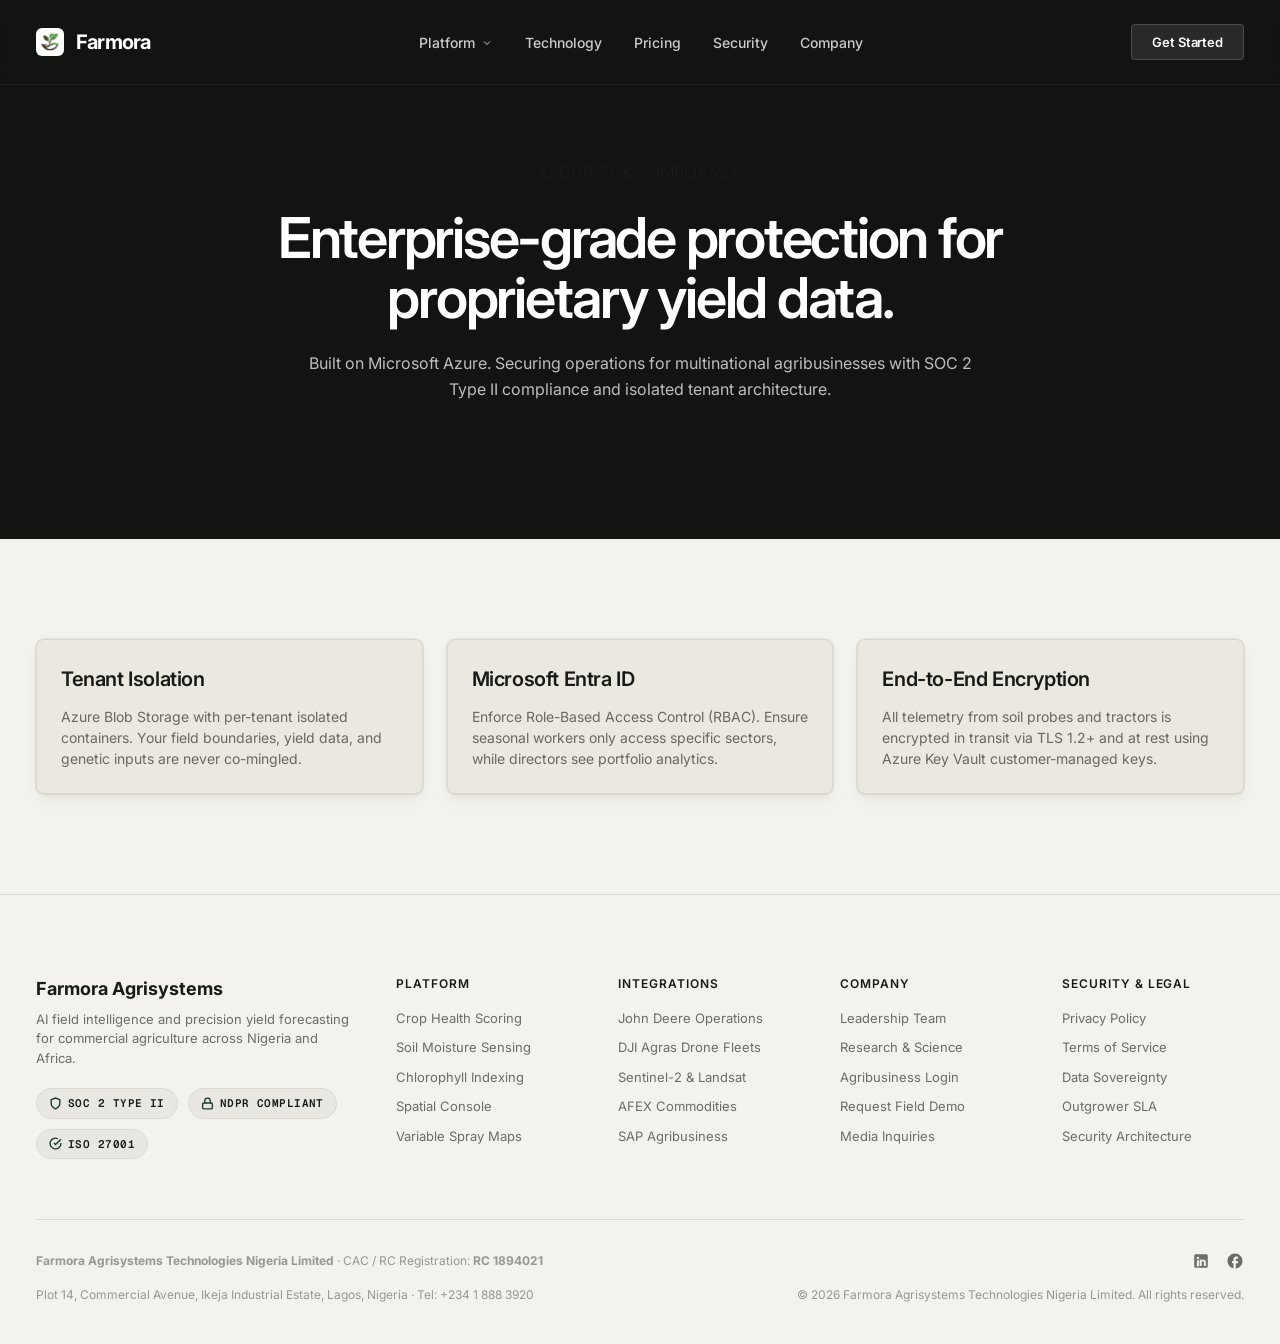
<file: security.html>
<!DOCTYPE html>
<html lang="en">
<head>
  <meta charset="utf-8" />
  <meta name="viewport" content="width=device-width, initial-scale=1" />
  <title>Security & Compliance | Farmora</title>
  <meta name="description" content="Farmora ingests multispectral satellite NDVI, IoT soil moisture probes, and microclimate telemetry across 48+ hectares—detecting moisture deficits, fungal stress, and nitrogen anomalies before visible crop damage." />
  <meta property="og:title" content="Farmora | AI for precision agriculture &amp; field intelligence" />
  <meta property="og:description" content="Farmora ingests multispectral satellite NDVI, IoT soil moisture probes, and microclimate telemetry across 48+ hectares—detecting moisture deficits, fungal stress, and nitrogen anomalies before visible crop damage." />
  <meta property="og:type" content="website" />
  <link rel="icon" type="image/png" href="assets/logo-mark.png" />
  <link rel="preconnect" href="https://fonts.googleapis.com" />
  <link rel="preconnect" href="https://fonts.gstatic.com" crossorigin />
  <link href="https://fonts.googleapis.com/css2?family=Geist+Mono:wght@400;500;600&family=Inter:wght@300;400;500;600;700&display=swap" rel="stylesheet" />
  <link rel="stylesheet" href="assets/styles.css" />
</head>
<body>

  <!-- ======================================================================
       HEADER / NAVIGATION (Rulebase Floating Architectural Bar)
       ====================================================================== -->
  <header class="nav">
    <a href="index.html" class="nav-logo" aria-label="Farmora — Home">
      <div class="nav-logo-mark">
        <img src="assets/logo-mark.png" alt="Farmora" />
      </div>
      <span>Farmora</span>
    </a>

    <nav class="nav-links" aria-label="Primary Navigation">
      <div class="nav-dropdown">
        <a href="solution.html" class="nav-dropdown-trigger">Platform <svg width="12" height="12" viewBox="0 0 24 24" fill="none" stroke="currentColor" stroke-width="2" style="margin-left: 2px;"><polyline points="6 9 12 15 18 9"></polyline></svg></a>
        <div class="nav-dropdown-menu">
          <a href="solution.html#problem">The Blindspot</a>
          <a href="solution.html#solution">Our Solution</a>
        </div>
      </div>
      <a href="technology.html">Technology</a>
      <a href="pricing.html">Pricing</a>
      <a href="security.html">Security</a>
      <a href="about.html">Company</a>
    </nav>

    <button class="nav-cta trigger-modal">Get Started</button>

    <button class="nav-burger" id="navBurger" aria-label="Toggle navigation menu">
      <span></span>
      <span></span>
    </button>
  </header>

  <!-- Mobile Drawer -->
  <div class="mobile-drawer" id="mobileDrawer">
    <div class="mobile-drawer-content">
      <div style="display: flex; justify-content: space-between; align-items: center; border-bottom: 1px solid rgba(255,255,255,0.1); padding-bottom: 16px;">
        <span style="font-weight: 700; color: #FFFFFF; font-size: 18px;">Farmora</span>
        <button id="mobileDrawerClose" style="color: #FFFFFF; font-size: 20px;">✕</button>
      </div>
      <div class="mobile-drawer-links">
        <a href="solution.html">Platform</a>
        <a href="technology.html">Technology</a>
        <a href="pricing.html">Pricing</a>
        <a href="security.html">Security</a>
        <a href="about.html">Company</a>
      </div>
      <button class="btn-demo-light trigger-modal" style="width: 100%; margin-top: auto;">Get Started</button>
    </div>
  </div>

  <main>

    <section class="hero" style="min-height: 400px; padding-bottom: 40px;">
      <div class="hero-inner" style="display: flex; flex-direction: column; align-items: center; justify-content: center; text-align: center; width: 100%;">
        <div class="hero-content" style="width: 100%; max-width: 900px; margin: 0 auto; display: flex; flex-direction: column; align-items: center;">
          <span class="pill-badge" style="margin-bottom: 24px;">SECURITY & COMPLIANCE</span>
          <h1 class="hero-h1" style="width: 100%;">Enterprise-grade protection for proprietary yield data.</h1>
          <p class="hero-body" style="text-align: center; max-width: 700px;">Built on Microsoft Azure. Securing operations for multinational agribusinesses with SOC 2 Type II compliance and isolated tenant architecture.</p>
        </div>
      </div>
    </section>

    <section class="features-section">
      <div class="features-cards-grid">
        <div class="feature-card">
          <div class="feature-card-info">
            <h3 class="feature-card-title" style="margin-bottom: 12px; font-size: 20px;">Tenant Isolation</h3>
            <p class="feature-card-desc">Azure Blob Storage with per-tenant isolated containers. Your field boundaries, yield data, and genetic inputs are never co-mingled.</p>
          </div>
        </div>
        <div class="feature-card">
          <div class="feature-card-info">
            <h3 class="feature-card-title" style="margin-bottom: 12px; font-size: 20px;">Microsoft Entra ID</h3>
            <p class="feature-card-desc">Enforce Role-Based Access Control (RBAC). Ensure seasonal workers only access specific sectors, while directors see portfolio analytics.</p>
          </div>
        </div>
        <div class="feature-card">
          <div class="feature-card-info">
            <h3 class="feature-card-title" style="margin-bottom: 12px; font-size: 20px;">End-to-End Encryption</h3>
            <p class="feature-card-desc">All telemetry from soil probes and tractors is encrypted in transit via TLS 1.2+ and at rest using Azure Key Vault customer-managed keys.</p>
          </div>
        </div>
      </div>
    </section>

  </main>
<footer class="footer">
    <div class="footer-inner">
      <div class="footer-top">
        <div class="footer-brand">
          <b>Farmora Agrisystems</b>
          <p>AI field intelligence and precision yield forecasting for commercial agriculture across Nigeria and Africa.</p>
          <div class="footer-badges">
            <div class="cert-badge">
              <svg width="13" height="13" viewBox="0 0 24 24" fill="none" stroke="currentColor" stroke-width="2.5"><path d="M12 22s8-4 8-10V5l-8-3-8 3v7c0 6 8 10 8 10z"/></svg>
              <span>SOC 2 TYPE II</span>
            </div>
            <div class="cert-badge">
              <svg width="13" height="13" viewBox="0 0 24 24" fill="none" stroke="currentColor" stroke-width="2.5"><rect x="3" y="11" width="18" height="11" rx="2" ry="2"/><path d="M7 11V7a5 5 0 0 1 10 0v4"/></svg>
              <span>NDPR COMPLIANT</span>
            </div>
            <div class="cert-badge">
              <svg width="13" height="13" viewBox="0 0 24 24" fill="none" stroke="currentColor" stroke-width="2.5"><path d="M22 11.08V12a10 10 0 1 1-5.93-9.14"/><polyline points="22 4 12 14.01 9 11.01"/></svg>
              <span>ISO 27001</span>
            </div>
          </div>
        </div>

        <div>
          <div class="footer-col-title">Platform</div>
          <div class="footer-col-links">
            <a href="#platform">Crop Health Scoring</a>
            <a href="#telemetry">Soil Moisture Sensing</a>
            <a href="#telemetry">Chlorophyll Indexing</a>
            <a href="#console">Spatial Console</a>
            <a href="#agribusiness">Variable Spray Maps</a>
          </div>
        </div>

        <div>
          <div class="footer-col-title">Integrations</div>
          <div class="footer-col-links">
            <a href="#platform">John Deere Operations</a>
            <a href="#platform">DJI Agras Drone Fleets</a>
            <a href="#platform">Sentinel-2 &amp; Landsat</a>
            <a href="#platform">AFEX Commodities</a>
            <a href="#platform">SAP Agribusiness</a>
          </div>
        </div>

        <div>
          <div class="footer-col-title">Company</div>
          <div class="footer-col-links">
            <a href="#team">Leadership Team</a>
            <a href="#team">Research &amp; Science</a>
            <a href="login.html">Agribusiness Login</a>
            <a href="signup.html">Request Field Demo</a>
            <a href="mailto:operations@farmora.ai">Media Inquiries</a>
          </div>
        </div>

        <div>
          <div class="footer-col-title">Security &amp; Legal</div>
          <div class="footer-col-links">
            <a href="privacy.html">Privacy Policy</a>
            <a href="terms.html">Terms of Service</a>
            <a href="privacy.html">Data Sovereignty</a>
            <a href="terms.html">Outgrower SLA</a>
            <a href="terms.html">Security Architecture</a>
          </div>
        </div>
      </div>

      <div class="footer-bottom">
        <div class="footer-legal-line">
          <div>
            <b>Farmora Agrisystems Technologies Nigeria Limited</b> · CAC / RC Registration: <b>RC 1894021</b>
          </div>
          <div class="footer-social-icons">
            <a href="https://linkedin.com" target="_blank" rel="noopener" aria-label="LinkedIn">
              <svg width="18" height="18" viewBox="0 0 24 24" fill="currentColor"><path d="M19 3a2 2 0 0 1 2 2v14a2 2 0 0 1-2 2H5a2 2 0 0 1-2-2V5a2 2 0 0 1 2-2h14m-.5 15.5v-5.3a3.26 3.26 0 0 0-3.26-3.26c-.85 0-1.84.52-2.28 1.3v-1.11h-2.79v8.37h2.79v-4.93c0-.77.62-1.4 1.39-1.4a1.4 1.4 0 0 1 1.4 1.4v4.93h2.75M6.46 10.9v8.37H9.2V10.9H6.46M7.83 6.25a1.64 1.64 0 0 0-1.66 1.64c0 .9.74 1.63 1.66 1.63.92 0 1.66-.73 1.66-1.63 0-.9-.74-1.64-1.66-1.64z"/></svg>
            </a>
            <a href="https://facebook.com" target="_blank" rel="noopener" aria-label="Facebook">
              <svg width="18" height="18" viewBox="0 0 24 24" fill="currentColor"><path d="M22 12c0-5.52-4.48-10-10-10S2 6.48 2 12c0 4.84 3.44 8.87 8 9.8V15H8v-3h2V9.5C10 7.57 11.57 6 13.5 6H16v3h-2c-.55 0-1 .45-1 1v2h3v3h-3v6.95c5.05-.5 9-4.76 9-9.95z"/></svg>
            </a>
          </div>
        </div>

        <div style="display: flex; justify-content: space-between; flex-wrap: wrap; gap: 8px;">
          <span>Plot 14, Commercial Avenue, Ikeja Industrial Estate, Lagos, Nigeria · Tel: +234 1 888 3920</span>
          <span>&copy; 2026 Farmora Agrisystems Technologies Nigeria Limited. All rights reserved.</span>
        </div>
      </div>
    </div>
  </footer>

  <!-- ======================================================================
       ENTERPRISE SSO & AZURE PROVISIONING MODAL (AGENTS.md Rule 3)
       ====================================================================== -->
  <div class="modal-overlay" id="enterpriseModal" aria-modal="true" role="dialog">
    <div class="modal-dialog">
      <div class="modal-header">
        <div class="modal-title-group">
          <h3>Access Farmora Enterprise</h3>
          <p>Single sign-on for agribusinesses, cooperatives &amp; plantations</p>
        </div>
        <button class="modal-close-btn" id="modalCloseBtn" aria-label="Close modal">✕</button>
      </div>

      <div class="modal-body">
        <!-- SSO Providers Group -->
        <div class="sso-buttons-group">
          <button class="btn-sso" id="ssoEntra">
            <svg viewBox="0 0 23 23">
              <path fill="#f35325" d="M1 1h10v10H1z"/>
              <path fill="#81bc06" d="M12 1h10v10H12z"/>
              <path fill="#05a6f0" d="M1 12h10v10H1z"/>
              <path fill="#ffba08" d="M12 12h10v10H12z"/>
            </svg>
            Sign in with Microsoft Entra ID
          </button>
          <button class="btn-sso" id="ssoGoogle">
            <svg viewBox="0 0 24 24">
              <path fill="#4285F4" d="M23.745 12.27c0-.7-.06-1.4-.19-2.07H12v4.51h6.6c-.29 1.52-1.14 2.82-2.4 3.68v3.05h3.88c2.27-2.09 3.665-5.17 3.665-9.17z"/>
              <path fill="#34A853" d="M12 24c3.24 0 5.95-1.08 7.93-2.91l-3.88-3.05c-1.08.72-2.45 1.16-4.05 1.16-3.12 0-5.77-2.1-6.72-4.93H1.25v3.15C3.26 21.36 7.33 24 12 24z"/>
              <path fill="#FBBC05" d="M5.28 14.27A7.17 7.17 0 0 1 4.9 12c0-.79.14-1.57.38-2.27V6.58H1.25A11.96 11.96 0 0 0 0 12c0 1.92.45 3.74 1.25 5.42l4.03-3.15z"/>
              <path fill="#EA4335" d="M12 4.75c1.77 0 3.35.61 4.6 1.8l3.42-3.42C17.95 1.19 15.24 0 12 0 7.33 0 3.26 2.64 1.25 6.58l4.03 3.15c.95-2.83 3.6-4.98 6.72-4.98z"/>
            </svg>
            Sign in with Google Workspace
          </button>
        </div>

        <div class="modal-divider">or authenticate with work email</div>

        <form id="enterpriseForm">
          <div class="form-group">
            <label class="form-label" for="modalEmail">Corporate Work Email</label>
            <input class="form-input" id="modalEmail" type="email" placeholder="agronomist@agribusiness.com" required />
          </div>

          <div class="form-group">
            <label class="form-label" for="modalPassword">Enterprise Password</label>
            <div class="form-input-wrap">
              <input class="form-input" id="modalPassword" type="password" placeholder="••••••••••••" required />
              <button type="button" class="pwd-toggle-btn" id="pwdToggle" aria-label="Toggle password visibility">
                <svg width="18" height="18" viewBox="0 0 24 24" fill="none"><path d="M1 12s4-8 11-8 11 8 11 8-4 8-11 8-11-8-11-8z" stroke="currentColor" stroke-width="2"/><circle cx="12" cy="12" r="3" stroke="currentColor" stroke-width="2"/></svg>
              </button>
            </div>

            <!-- 4-State Password Strength Meter -->
            <div class="pwd-strength-container">
              <div class="pwd-meter-bars">
                <div class="pwd-meter-bar"></div>
                <div class="pwd-meter-bar"></div>
                <div class="pwd-meter-bar"></div>
                <div class="pwd-meter-bar"></div>
              </div>
              <span class="pwd-strength-text" id="pwdStrengthText">Enter a work password</span>
            </div>
          </div>

          <button type="submit" class="btn-submit-provision" id="btnSubmitProvision">Provision Farmora Sandbox</button>
        </form>

        <!-- Simulated Azure 3-Step Sandbox Provisioning Flow -->
        <div class="provision-progress-wrap" id="provisionProgressWrap">
          <div class="provision-step" id="provStep1">
            <span class="prov-spinner"></span>
            <span>Allocating tenant workspace in Azure South Africa West...</span>
          </div>
          <div class="provision-step" id="provStep2">
            <span class="prov-spinner"></span>
            <span>Connecting Sentinel-2 &amp; PlanetScope spectral data streams...</span>
          </div>
          <div class="provision-step" id="provStep3">
            <span class="prov-spinner"></span>
            <span>Calibrating regional soil moisture &amp; agronomic models...</span>
          </div>
        </div>
      </div>
    </div>
  </div>

  <script src="assets/app.js"></script>
</body>
</html>
</file>
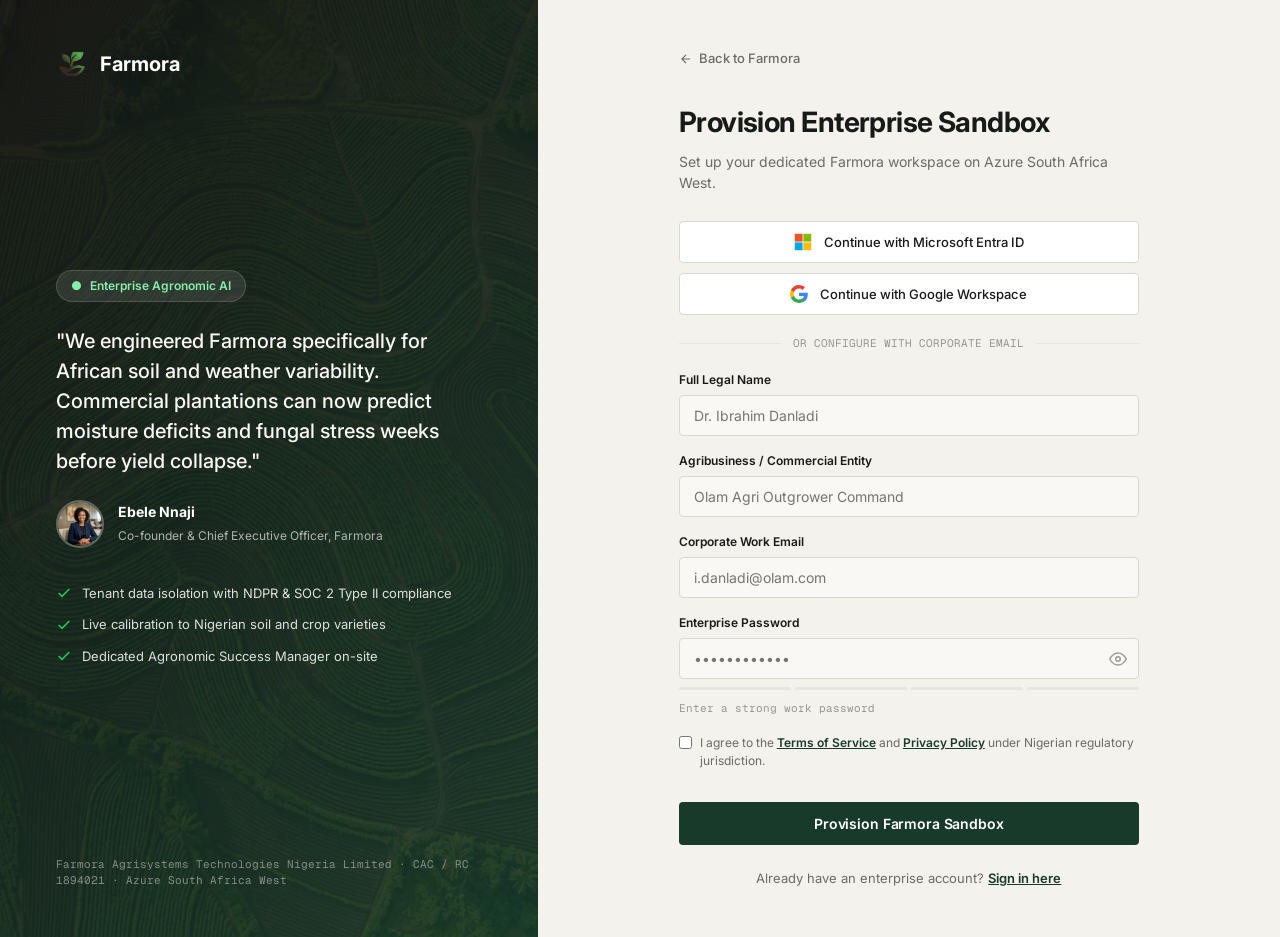
<file: signup.html>
<!DOCTYPE html>
<html lang="en">
<head>
  <meta charset="utf-8" />
  <meta name="viewport" content="width=device-width, initial-scale=1" />
  <title>Provision Enterprise Sandbox — Farmora</title>
  <meta name="description" content="Request an enterprise Farmora workspace to monitor your commercial arable hectares with AI." />
  <link rel="icon" type="image/png" href="assets/logo-mark.png" />
  <link rel="preconnect" href="https://fonts.googleapis.com" />
  <link rel="preconnect" href="https://fonts.gstatic.com" crossorigin />
  <link href="https://fonts.googleapis.com/css2?family=Geist+Mono:wght@400;500;600&family=Inter:wght@300;400;500;600;700&display=swap" rel="stylesheet" />
  <link rel="stylesheet" href="assets/styles.css" />
</head>
<body class="page-auth">

  <div class="auth-page">
    <!-- Aside Column -->
    <aside class="auth-aside">
      <a href="index.html" class="auth-brand">
        <img src="assets/logo-mark.png" alt="Farmora" />
        <span>Farmora</span>
      </a>

      <div class="auth-aside-content">
        <div class="auth-quote-badge">
          <span>●</span>
          <span>Enterprise Agronomic AI</span>
        </div>

        <p class="auth-quote-text">
          "We engineered Farmora specifically for African soil and weather variability. Commercial plantations can now predict moisture deficits and fungal stress weeks before yield collapse."
        </p>

        <div class="auth-quote-author">
          <img class="auth-quote-avatar" src="assets/team/ebele_nnaji.jpg" alt="Ebele Nnaji" />
          <div class="auth-quote-meta">
            <b>Ebele Nnaji</b>
            <span>Co-founder &amp; Chief Executive Officer, Farmora</span>
          </div>
        </div>

        <div class="auth-feature-list">
          <div class="auth-feature-item">
            <svg width="16" height="16" viewBox="0 0 24 24" fill="none" stroke="currentColor" stroke-width="2.5"><path d="M20 6L9 17l-5-5"/></svg>
            <span>Tenant data isolation with NDPR &amp; SOC 2 Type II compliance</span>
          </div>
          <div class="auth-feature-item">
            <svg width="16" height="16" viewBox="0 0 24 24" fill="none" stroke="currentColor" stroke-width="2.5"><path d="M20 6L9 17l-5-5"/></svg>
            <span>Live calibration to Nigerian soil and crop varieties</span>
          </div>
          <div class="auth-feature-item">
            <svg width="16" height="16" viewBox="0 0 24 24" fill="none" stroke="currentColor" stroke-width="2.5"><path d="M20 6L9 17l-5-5"/></svg>
            <span>Dedicated Agronomic Success Manager on-site</span>
          </div>
        </div>
      </div>

      <div class="auth-aside-footer">
        Farmora Agrisystems Technologies Nigeria Limited · CAC / RC 1894021 · Azure South Africa West
      </div>
    </aside>

    <!-- Main Form Column -->
    <main class="auth-main">
      <div class="auth-card-wrap">
        <a href="index.html" class="auth-back-link">
          <svg width="14" height="14" viewBox="0 0 24 24" fill="none" stroke="currentColor" stroke-width="2"><path d="M19 12H5M12 19l-7-7 7-7"/></svg>
          Back to Farmora
        </a>

        <h1 class="auth-h1">Provision Enterprise Sandbox</h1>
        <p class="auth-sub">Set up your dedicated Farmora workspace on Azure South Africa West.</p>

        <!-- SSO Providers -->
        <div class="sso-buttons-group">
          <button class="btn-sso" type="button" onclick="alert('Redirecting to Microsoft Entra ID Enterprise Provisioning...');">
            <svg viewBox="0 0 23 23">
              <path fill="#f35325" d="M1 1h10v10H1z"/>
              <path fill="#81bc06" d="M12 1h10v10H12z"/>
              <path fill="#05a6f0" d="M1 12h10v10H1z"/>
              <path fill="#ffba08" d="M12 12h10v10H12z"/>
            </svg>
            Continue with Microsoft Entra ID
          </button>
          <button class="btn-sso" type="button" onclick="alert('Redirecting to Google Workspace Enterprise Provisioning...');">
            <svg viewBox="0 0 24 24">
              <path fill="#4285F4" d="M23.745 12.27c0-.7-.06-1.4-.19-2.07H12v4.51h6.6c-.29 1.52-1.14 2.82-2.4 3.68v3.05h3.88c2.27-2.09 3.665-5.17 3.665-9.17z"/>
              <path fill="#34A853" d="M12 24c3.24 0 5.95-1.08 7.93-2.91l-3.88-3.05c-1.08.72-2.45 1.16-4.05 1.16-3.12 0-5.77-2.1-6.72-4.93H1.25v3.15C3.26 21.36 7.33 24 12 24z"/>
              <path fill="#FBBC05" d="M5.28 14.27A7.17 7.17 0 0 1 4.9 12c0-.79.14-1.57.38-2.27V6.58H1.25A11.96 11.96 0 0 0 0 12c0 1.92.45 3.74 1.25 5.42l4.03-3.15z"/>
              <path fill="#EA4335" d="M12 4.75c1.77 0 3.35.61 4.6 1.8l3.42-3.42C17.95 1.19 15.24 0 12 0 7.33 0 3.26 2.64 1.25 6.58l4.03 3.15c.95-2.83 3.6-4.98 6.72-4.98z"/>
            </svg>
            Continue with Google Workspace
          </button>
        </div>

        <div class="modal-divider">or configure with corporate email</div>

        <form id="signupForm">
          <div class="form-group">
            <label class="form-label" for="signupName">Full Legal Name</label>
            <input class="form-input" id="signupName" type="text" placeholder="Dr. Ibrahim Danladi" required />
          </div>

          <div class="form-group">
            <label class="form-label" for="signupOrg">Agribusiness / Commercial Entity</label>
            <input class="form-input" id="signupOrg" type="text" placeholder="Olam Agri Outgrower Command" required />
          </div>

          <div class="form-group">
            <label class="form-label" for="signupEmail">Corporate Work Email</label>
            <input class="form-input" id="signupEmail" type="email" placeholder="i.danladi@olam.com" required />
          </div>

          <div class="form-group">
            <label class="form-label" for="signupPassword">Enterprise Password</label>
            <div class="form-input-wrap">
              <input class="form-input" id="signupPassword" type="password" placeholder="••••••••••••" required />
              <button type="button" class="pwd-toggle-btn" id="signupPwdToggle" aria-label="Toggle password visibility">
                <svg width="18" height="18" viewBox="0 0 24 24" fill="none"><path d="M1 12s4-8 11-8 11 8 11 8-4 8-11 8-11-8-11-8z" stroke="currentColor" stroke-width="2"/><circle cx="12" cy="12" r="3" stroke="currentColor" stroke-width="2"/></svg>
              </button>
            </div>

            <!-- 4-State Password Strength Meter -->
            <div class="pwd-strength-container">
              <div class="pwd-meter-bars">
                <div class="pwd-meter-bar" id="sb1"></div>
                <div class="pwd-meter-bar" id="sb2"></div>
                <div class="pwd-meter-bar" id="sb3"></div>
                <div class="pwd-meter-bar" id="sb4"></div>
              </div>
              <span class="pwd-strength-text" id="signupPwdStrengthText">Enter a strong work password</span>
            </div>
          </div>

          <div style="margin-top: 14px; margin-bottom: 24px;">
            <label style="font-size: 12px; color: var(--color-muted); display: flex; align-items: flex-start; gap: 8px; cursor: pointer;">
              <input type="checkbox" required style="margin-top: 2px;" />
              <span>I agree to the <a href="terms.html" style="color: var(--color-forest); font-weight: 600; text-decoration: underline;">Terms of Service</a> and <a href="privacy.html" style="color: var(--color-forest); font-weight: 600; text-decoration: underline;">Privacy Policy</a> under Nigerian regulatory jurisdiction.</span>
            </label>
          </div>

          <button type="submit" class="btn-submit-provision" id="btnSignupSubmit">Provision Farmora Sandbox</button>
        </form>

        <!-- Simulated Provisioning Step Output -->
        <div class="provision-progress-wrap" id="signupProvisionProgress" style="display: none; margin-top: 24px;">
          <div class="provision-step" id="spStep1">
            <span class="prov-spinner"></span>
            <span>Allocating tenant workspace in Azure South Africa West...</span>
          </div>
          <div class="provision-step" id="spStep2">
            <span class="prov-spinner"></span>
            <span>Connecting Sentinel-2 &amp; PlanetScope spectral data streams...</span>
          </div>
          <div class="provision-step" id="spStep3">
            <span class="prov-spinner"></span>
            <span>Calibrating regional soil moisture &amp; agronomic models...</span>
          </div>
        </div>

        <div class="auth-switch">
          Already have an enterprise account? <a href="login.html">Sign in here</a>
        </div>
      </div>
    </main>
  </div>

  <script>
    const pwdInput = document.getElementById('signupPassword');
    const pwdToggle = document.getElementById('signupPwdToggle');
    const bars = [document.getElementById('sb1'), document.getElementById('sb2'), document.getElementById('sb3'), document.getElementById('sb4')];
    const strengthText = document.getElementById('signupPwdStrengthText');
    const form = document.getElementById('signupForm');
    const provWrap = document.getElementById('signupProvisionProgress');
    const submitBtn = document.getElementById('btnSignupSubmit');

    if (pwdToggle && pwdInput) {
      pwdToggle.addEventListener('click', () => {
        const isPassword = pwdInput.type === 'password';
        pwdInput.type = isPassword ? 'text' : 'password';
        pwdToggle.innerHTML = isPassword 
          ? `<svg width="18" height="18" viewBox="0 0 24 24" fill="none"><path d="M17.94 17.94A10.07 10.07 0 0112 20c-7 0-11-8-11-8a18.45 18.45 0 015.06-5.94M9.9 4.24A9.12 9.12 0 0112 4c7 0 11 8 11 8a18.5 18.5 0 01-2.16 3.19m-6.72-1.07a3 3 0 11-4.24-4.24M1 1l22 22" stroke="currentColor" stroke-width="2" stroke-linecap="round"/></svg>`
          : `<svg width="18" height="18" viewBox="0 0 24 24" fill="none"><path d="M1 12s4-8 11-8 11 8 11 8-4 8-11 8-11-8-11-8z" stroke="currentColor" stroke-width="2"/><circle cx="12" cy="12" r="3" stroke="currentColor" stroke-width="2"/></svg>`;
      });
    }

    if (pwdInput && bars.length && strengthText) {
      pwdInput.addEventListener('input', () => {
        const val = pwdInput.value;
        let score = 0;
        if (val.length >= 8) score++;
        if (/[0-9]/.test(val)) score++;
        if (/[A-Z]/.test(val)) score++;
        if (/[^A-Za-z0-9]/.test(val)) score++;

        bars.forEach((bar, idx) => {
          if (idx < score) {
            if (score === 1) bar.style.backgroundColor = '#E11D48';
            else if (score === 2) bar.style.backgroundColor = '#F59E0B';
            else if (score === 3) bar.style.backgroundColor = '#3B82F6';
            else bar.style.backgroundColor = '#16A34A';
          } else {
            bar.style.backgroundColor = '#E8E5DF';
          }
        });

        const labels = ['Enter a work password', 'Weak password', 'Fair security', 'Good security', 'Enterprise strong (Entra verified)'];
        strengthText.textContent = labels[score];
        strengthText.style.color = score === 4 ? '#16A34A' : (score > 1 ? '#4B5563' : '#9CA3AF');
      });
    }

    if (form && provWrap) {
      form.addEventListener('submit', (e) => {
        e.preventDefault();
        submitBtn.disabled = true;
        submitBtn.textContent = "Provisioning Azure South Africa West Tenant...";
        provWrap.style.display = 'block';

        const s1 = document.getElementById('spStep1');
        const s2 = document.getElementById('spStep2');
        const s3 = document.getElementById('spStep3');

        setTimeout(() => {
          s1.innerHTML = `<span class="prov-done-icon">✓</span> Tenant workspace provisioned in Azure South Africa West`;
          s1.style.color = '#16A34A';
        }, 1200);

        setTimeout(() => {
          s2.innerHTML = `<span class="prov-done-icon">✓</span> Sentinel-2 & PlanetScope satellite pipelines calibrated`;
          s2.style.color = '#16A34A';
        }, 2500);

        setTimeout(() => {
          s3.innerHTML = `<span class="prov-done-icon">✓</span> Nigerian soil moisture & crop phenology cluster initialized!`;
          s3.style.color = '#16A34A';
          submitBtn.textContent = "Ready — Entering Console...";
          submitBtn.style.background = "#16A34A";
          setTimeout(() => {
            alert("Workspace ready! Redirecting to Farmora Agrisystems Console.");
            window.location.href = 'index.html#console';
          }, 1200);
        }, 3800);
      });
    }
  </script>
</body>
</html>
</file>
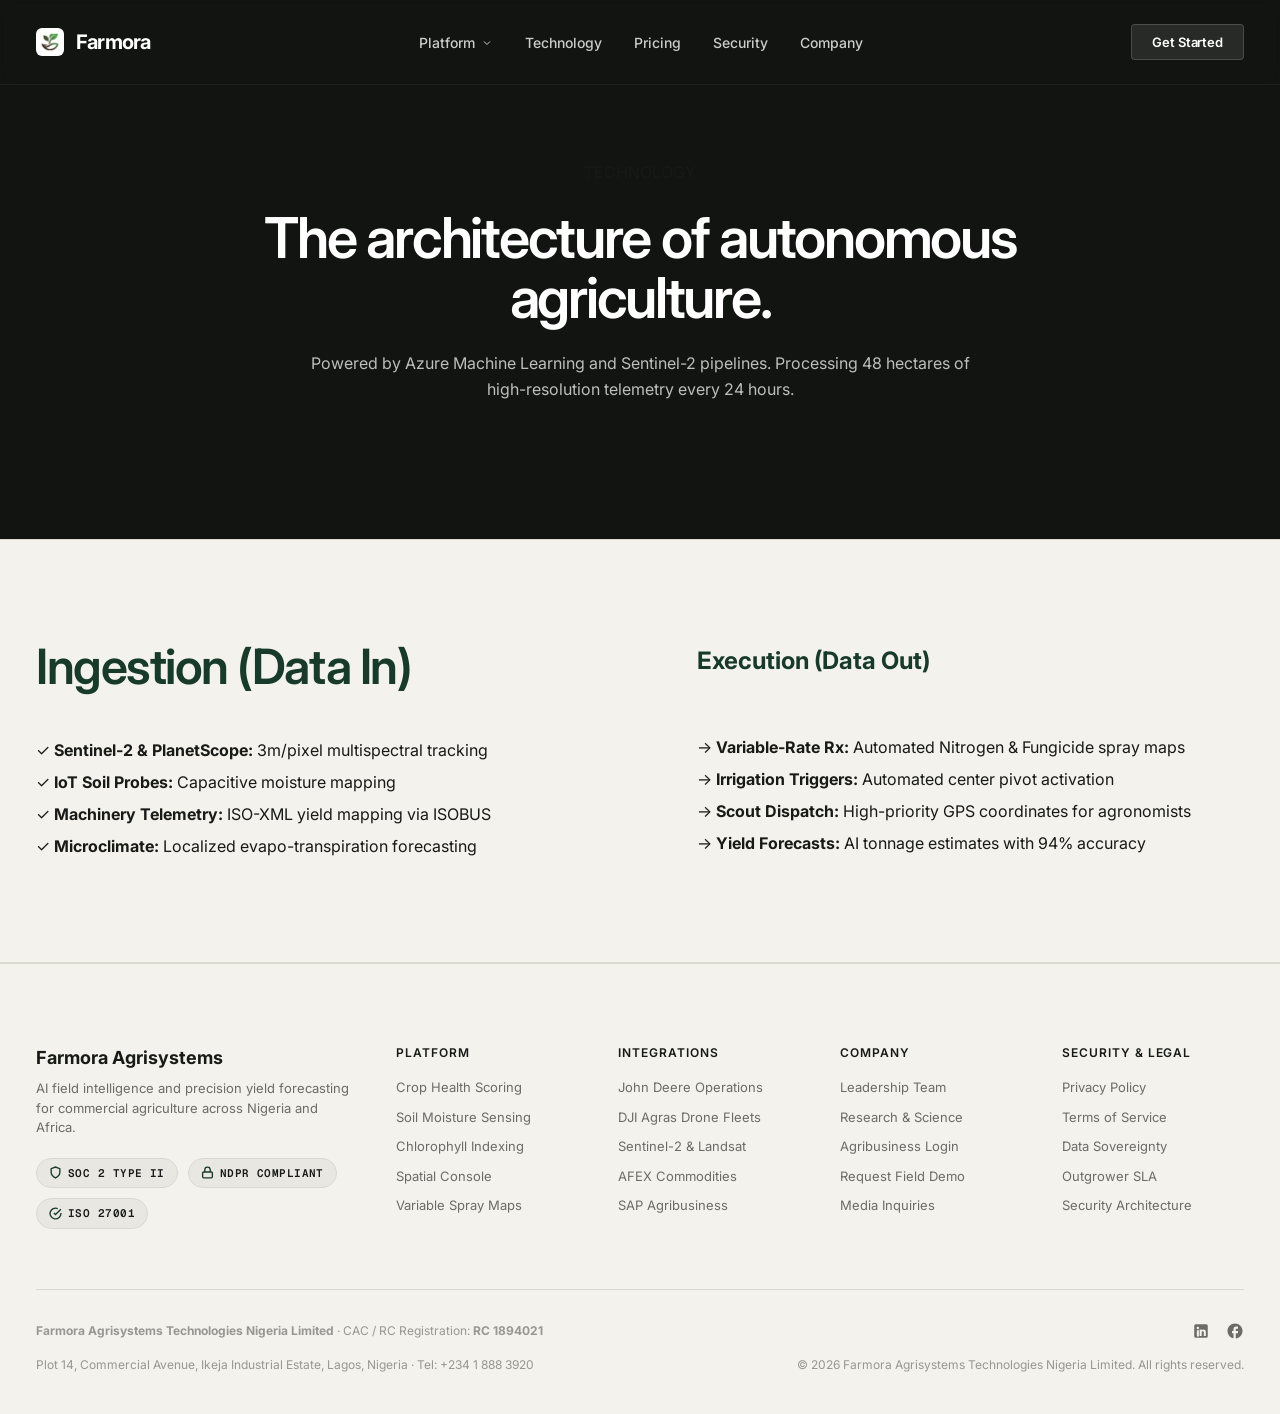
<file: technology.html>
<!DOCTYPE html>
<html lang="en">
<head>
  <meta charset="utf-8" />
  <meta name="viewport" content="width=device-width, initial-scale=1" />
  <title>Technology | Farmora</title>
  <meta name="description" content="Farmora ingests multispectral satellite NDVI, IoT soil moisture probes, and microclimate telemetry across 48+ hectares—detecting moisture deficits, fungal stress, and nitrogen anomalies before visible crop damage." />
  <meta property="og:title" content="Farmora | AI for precision agriculture &amp; field intelligence" />
  <meta property="og:description" content="Farmora ingests multispectral satellite NDVI, IoT soil moisture probes, and microclimate telemetry across 48+ hectares—detecting moisture deficits, fungal stress, and nitrogen anomalies before visible crop damage." />
  <meta property="og:type" content="website" />
  <link rel="icon" type="image/png" href="assets/logo-mark.png" />
  <link rel="preconnect" href="https://fonts.googleapis.com" />
  <link rel="preconnect" href="https://fonts.gstatic.com" crossorigin />
  <link href="https://fonts.googleapis.com/css2?family=Geist+Mono:wght@400;500;600&family=Inter:wght@300;400;500;600;700&display=swap" rel="stylesheet" />
  <link rel="stylesheet" href="assets/styles.css" />
</head>
<body>

  <!-- ======================================================================
       HEADER / NAVIGATION (Rulebase Floating Architectural Bar)
       ====================================================================== -->
  <header class="nav">
    <a href="index.html" class="nav-logo" aria-label="Farmora — Home">
      <div class="nav-logo-mark">
        <img src="assets/logo-mark.png" alt="Farmora" />
      </div>
      <span>Farmora</span>
    </a>

    <nav class="nav-links" aria-label="Primary Navigation">
      <div class="nav-dropdown">
        <a href="solution.html" class="nav-dropdown-trigger">Platform <svg width="12" height="12" viewBox="0 0 24 24" fill="none" stroke="currentColor" stroke-width="2" style="margin-left: 2px;"><polyline points="6 9 12 15 18 9"></polyline></svg></a>
        <div class="nav-dropdown-menu">
          <a href="solution.html#problem">The Blindspot</a>
          <a href="solution.html#solution">Our Solution</a>
        </div>
      </div>
      <a href="technology.html">Technology</a>
      <a href="pricing.html">Pricing</a>
      <a href="security.html">Security</a>
      <a href="about.html">Company</a>
    </nav>

    <button class="nav-cta trigger-modal">Get Started</button>

    <button class="nav-burger" id="navBurger" aria-label="Toggle navigation menu">
      <span></span>
      <span></span>
    </button>
  </header>

  <!-- Mobile Drawer -->
  <div class="mobile-drawer" id="mobileDrawer">
    <div class="mobile-drawer-content">
      <div style="display: flex; justify-content: space-between; align-items: center; border-bottom: 1px solid rgba(255,255,255,0.1); padding-bottom: 16px;">
        <span style="font-weight: 700; color: #FFFFFF; font-size: 18px;">Farmora</span>
        <button id="mobileDrawerClose" style="color: #FFFFFF; font-size: 20px;">✕</button>
      </div>
      <div class="mobile-drawer-links">
        <a href="solution.html">Platform</a>
        <a href="technology.html">Technology</a>
        <a href="pricing.html">Pricing</a>
        <a href="security.html">Security</a>
        <a href="about.html">Company</a>
      </div>
      <button class="btn-demo-light trigger-modal" style="width: 100%; margin-top: auto;">Get Started</button>
    </div>
  </div>

  <main>

    <section class="hero" style="min-height: 400px; padding-bottom: 40px;">
      <div class="hero-inner" style="display: flex; flex-direction: column; align-items: center; justify-content: center; text-align: center; width: 100%;">
        <div class="hero-content" style="width: 100%; max-width: 900px; margin: 0 auto; display: flex; flex-direction: column; align-items: center;">
          <span class="pill-badge" style="margin-bottom: 24px;">TECHNOLOGY</span>
          <h1 class="hero-h1" style="width: 100%;">The architecture of autonomous agriculture.</h1>
          <p class="hero-body" style="text-align: center; max-width: 700px;">Powered by Azure Machine Learning and Sentinel-2 pipelines. Processing 48 hectares of high-resolution telemetry every 24 hours.</p>
        </div>
      </div>
    </section>

    <section class="social-section" style="background: var(--color-bg);">
      <div class="social-inner">
        <div class="social-left">
          <h2 style="color: var(--color-forest);">Ingestion (Data In)</h2>
          <ul style="list-style: none; padding: 0; margin-top: 24px; color: var(--color-text); font-size: 16px; line-height: 2;">
            <li>✓ <b>Sentinel-2 & PlanetScope:</b> 3m/pixel multispectral tracking</li>
            <li>✓ <b>IoT Soil Probes:</b> Capacitive moisture mapping</li>
            <li>✓ <b>Machinery Telemetry:</b> ISO-XML yield mapping via ISOBUS</li>
            <li>✓ <b>Microclimate:</b> Localized evapo-transpiration forecasting</li>
          </ul>
        </div>
        <div class="social-right">
          <h2 style="color: var(--color-forest);">Execution (Data Out)</h2>
          <ul style="list-style: none; padding: 0; margin-top: 24px; color: var(--color-text); font-size: 16px; line-height: 2;">
            <li>→ <b>Variable-Rate Rx:</b> Automated Nitrogen & Fungicide spray maps</li>
            <li>→ <b>Irrigation Triggers:</b> Automated center pivot activation</li>
            <li>→ <b>Scout Dispatch:</b> High-priority GPS coordinates for agronomists</li>
            <li>→ <b>Yield Forecasts:</b> AI tonnage estimates with 94% accuracy</li>
          </ul>
        </div>
      </div>
    </section>

  </main>
<footer class="footer">
    <div class="footer-inner">
      <div class="footer-top">
        <div class="footer-brand">
          <b>Farmora Agrisystems</b>
          <p>AI field intelligence and precision yield forecasting for commercial agriculture across Nigeria and Africa.</p>
          <div class="footer-badges">
            <div class="cert-badge">
              <svg width="13" height="13" viewBox="0 0 24 24" fill="none" stroke="currentColor" stroke-width="2.5"><path d="M12 22s8-4 8-10V5l-8-3-8 3v7c0 6 8 10 8 10z"/></svg>
              <span>SOC 2 TYPE II</span>
            </div>
            <div class="cert-badge">
              <svg width="13" height="13" viewBox="0 0 24 24" fill="none" stroke="currentColor" stroke-width="2.5"><rect x="3" y="11" width="18" height="11" rx="2" ry="2"/><path d="M7 11V7a5 5 0 0 1 10 0v4"/></svg>
              <span>NDPR COMPLIANT</span>
            </div>
            <div class="cert-badge">
              <svg width="13" height="13" viewBox="0 0 24 24" fill="none" stroke="currentColor" stroke-width="2.5"><path d="M22 11.08V12a10 10 0 1 1-5.93-9.14"/><polyline points="22 4 12 14.01 9 11.01"/></svg>
              <span>ISO 27001</span>
            </div>
          </div>
        </div>

        <div>
          <div class="footer-col-title">Platform</div>
          <div class="footer-col-links">
            <a href="#platform">Crop Health Scoring</a>
            <a href="#telemetry">Soil Moisture Sensing</a>
            <a href="#telemetry">Chlorophyll Indexing</a>
            <a href="#console">Spatial Console</a>
            <a href="#agribusiness">Variable Spray Maps</a>
          </div>
        </div>

        <div>
          <div class="footer-col-title">Integrations</div>
          <div class="footer-col-links">
            <a href="#platform">John Deere Operations</a>
            <a href="#platform">DJI Agras Drone Fleets</a>
            <a href="#platform">Sentinel-2 &amp; Landsat</a>
            <a href="#platform">AFEX Commodities</a>
            <a href="#platform">SAP Agribusiness</a>
          </div>
        </div>

        <div>
          <div class="footer-col-title">Company</div>
          <div class="footer-col-links">
            <a href="#team">Leadership Team</a>
            <a href="#team">Research &amp; Science</a>
            <a href="login.html">Agribusiness Login</a>
            <a href="signup.html">Request Field Demo</a>
            <a href="mailto:operations@farmora.ai">Media Inquiries</a>
          </div>
        </div>

        <div>
          <div class="footer-col-title">Security &amp; Legal</div>
          <div class="footer-col-links">
            <a href="privacy.html">Privacy Policy</a>
            <a href="terms.html">Terms of Service</a>
            <a href="privacy.html">Data Sovereignty</a>
            <a href="terms.html">Outgrower SLA</a>
            <a href="terms.html">Security Architecture</a>
          </div>
        </div>
      </div>

      <div class="footer-bottom">
        <div class="footer-legal-line">
          <div>
            <b>Farmora Agrisystems Technologies Nigeria Limited</b> · CAC / RC Registration: <b>RC 1894021</b>
          </div>
          <div class="footer-social-icons">
            <a href="https://linkedin.com" target="_blank" rel="noopener" aria-label="LinkedIn">
              <svg width="18" height="18" viewBox="0 0 24 24" fill="currentColor"><path d="M19 3a2 2 0 0 1 2 2v14a2 2 0 0 1-2 2H5a2 2 0 0 1-2-2V5a2 2 0 0 1 2-2h14m-.5 15.5v-5.3a3.26 3.26 0 0 0-3.26-3.26c-.85 0-1.84.52-2.28 1.3v-1.11h-2.79v8.37h2.79v-4.93c0-.77.62-1.4 1.39-1.4a1.4 1.4 0 0 1 1.4 1.4v4.93h2.75M6.46 10.9v8.37H9.2V10.9H6.46M7.83 6.25a1.64 1.64 0 0 0-1.66 1.64c0 .9.74 1.63 1.66 1.63.92 0 1.66-.73 1.66-1.63 0-.9-.74-1.64-1.66-1.64z"/></svg>
            </a>
            <a href="https://facebook.com" target="_blank" rel="noopener" aria-label="Facebook">
              <svg width="18" height="18" viewBox="0 0 24 24" fill="currentColor"><path d="M22 12c0-5.52-4.48-10-10-10S2 6.48 2 12c0 4.84 3.44 8.87 8 9.8V15H8v-3h2V9.5C10 7.57 11.57 6 13.5 6H16v3h-2c-.55 0-1 .45-1 1v2h3v3h-3v6.95c5.05-.5 9-4.76 9-9.95z"/></svg>
            </a>
          </div>
        </div>

        <div style="display: flex; justify-content: space-between; flex-wrap: wrap; gap: 8px;">
          <span>Plot 14, Commercial Avenue, Ikeja Industrial Estate, Lagos, Nigeria · Tel: +234 1 888 3920</span>
          <span>&copy; 2026 Farmora Agrisystems Technologies Nigeria Limited. All rights reserved.</span>
        </div>
      </div>
    </div>
  </footer>

  <!-- ======================================================================
       ENTERPRISE SSO & AZURE PROVISIONING MODAL (AGENTS.md Rule 3)
       ====================================================================== -->
  <div class="modal-overlay" id="enterpriseModal" aria-modal="true" role="dialog">
    <div class="modal-dialog">
      <div class="modal-header">
        <div class="modal-title-group">
          <h3>Access Farmora Enterprise</h3>
          <p>Single sign-on for agribusinesses, cooperatives &amp; plantations</p>
        </div>
        <button class="modal-close-btn" id="modalCloseBtn" aria-label="Close modal">✕</button>
      </div>

      <div class="modal-body">
        <!-- SSO Providers Group -->
        <div class="sso-buttons-group">
          <button class="btn-sso" id="ssoEntra">
            <svg viewBox="0 0 23 23">
              <path fill="#f35325" d="M1 1h10v10H1z"/>
              <path fill="#81bc06" d="M12 1h10v10H12z"/>
              <path fill="#05a6f0" d="M1 12h10v10H1z"/>
              <path fill="#ffba08" d="M12 12h10v10H12z"/>
            </svg>
            Sign in with Microsoft Entra ID
          </button>
          <button class="btn-sso" id="ssoGoogle">
            <svg viewBox="0 0 24 24">
              <path fill="#4285F4" d="M23.745 12.27c0-.7-.06-1.4-.19-2.07H12v4.51h6.6c-.29 1.52-1.14 2.82-2.4 3.68v3.05h3.88c2.27-2.09 3.665-5.17 3.665-9.17z"/>
              <path fill="#34A853" d="M12 24c3.24 0 5.95-1.08 7.93-2.91l-3.88-3.05c-1.08.72-2.45 1.16-4.05 1.16-3.12 0-5.77-2.1-6.72-4.93H1.25v3.15C3.26 21.36 7.33 24 12 24z"/>
              <path fill="#FBBC05" d="M5.28 14.27A7.17 7.17 0 0 1 4.9 12c0-.79.14-1.57.38-2.27V6.58H1.25A11.96 11.96 0 0 0 0 12c0 1.92.45 3.74 1.25 5.42l4.03-3.15z"/>
              <path fill="#EA4335" d="M12 4.75c1.77 0 3.35.61 4.6 1.8l3.42-3.42C17.95 1.19 15.24 0 12 0 7.33 0 3.26 2.64 1.25 6.58l4.03 3.15c.95-2.83 3.6-4.98 6.72-4.98z"/>
            </svg>
            Sign in with Google Workspace
          </button>
        </div>

        <div class="modal-divider">or authenticate with work email</div>

        <form id="enterpriseForm">
          <div class="form-group">
            <label class="form-label" for="modalEmail">Corporate Work Email</label>
            <input class="form-input" id="modalEmail" type="email" placeholder="agronomist@agribusiness.com" required />
          </div>

          <div class="form-group">
            <label class="form-label" for="modalPassword">Enterprise Password</label>
            <div class="form-input-wrap">
              <input class="form-input" id="modalPassword" type="password" placeholder="••••••••••••" required />
              <button type="button" class="pwd-toggle-btn" id="pwdToggle" aria-label="Toggle password visibility">
                <svg width="18" height="18" viewBox="0 0 24 24" fill="none"><path d="M1 12s4-8 11-8 11 8 11 8-4 8-11 8-11-8-11-8z" stroke="currentColor" stroke-width="2"/><circle cx="12" cy="12" r="3" stroke="currentColor" stroke-width="2"/></svg>
              </button>
            </div>

            <!-- 4-State Password Strength Meter -->
            <div class="pwd-strength-container">
              <div class="pwd-meter-bars">
                <div class="pwd-meter-bar"></div>
                <div class="pwd-meter-bar"></div>
                <div class="pwd-meter-bar"></div>
                <div class="pwd-meter-bar"></div>
              </div>
              <span class="pwd-strength-text" id="pwdStrengthText">Enter a work password</span>
            </div>
          </div>

          <button type="submit" class="btn-submit-provision" id="btnSubmitProvision">Provision Farmora Sandbox</button>
        </form>

        <!-- Simulated Azure 3-Step Sandbox Provisioning Flow -->
        <div class="provision-progress-wrap" id="provisionProgressWrap">
          <div class="provision-step" id="provStep1">
            <span class="prov-spinner"></span>
            <span>Allocating tenant workspace in Azure South Africa West...</span>
          </div>
          <div class="provision-step" id="provStep2">
            <span class="prov-spinner"></span>
            <span>Connecting Sentinel-2 &amp; PlanetScope spectral data streams...</span>
          </div>
          <div class="provision-step" id="provStep3">
            <span class="prov-spinner"></span>
            <span>Calibrating regional soil moisture &amp; agronomic models...</span>
          </div>
        </div>
      </div>
    </div>
  </div>

  <script src="assets/app.js"></script>
</body>
</html>
</file>
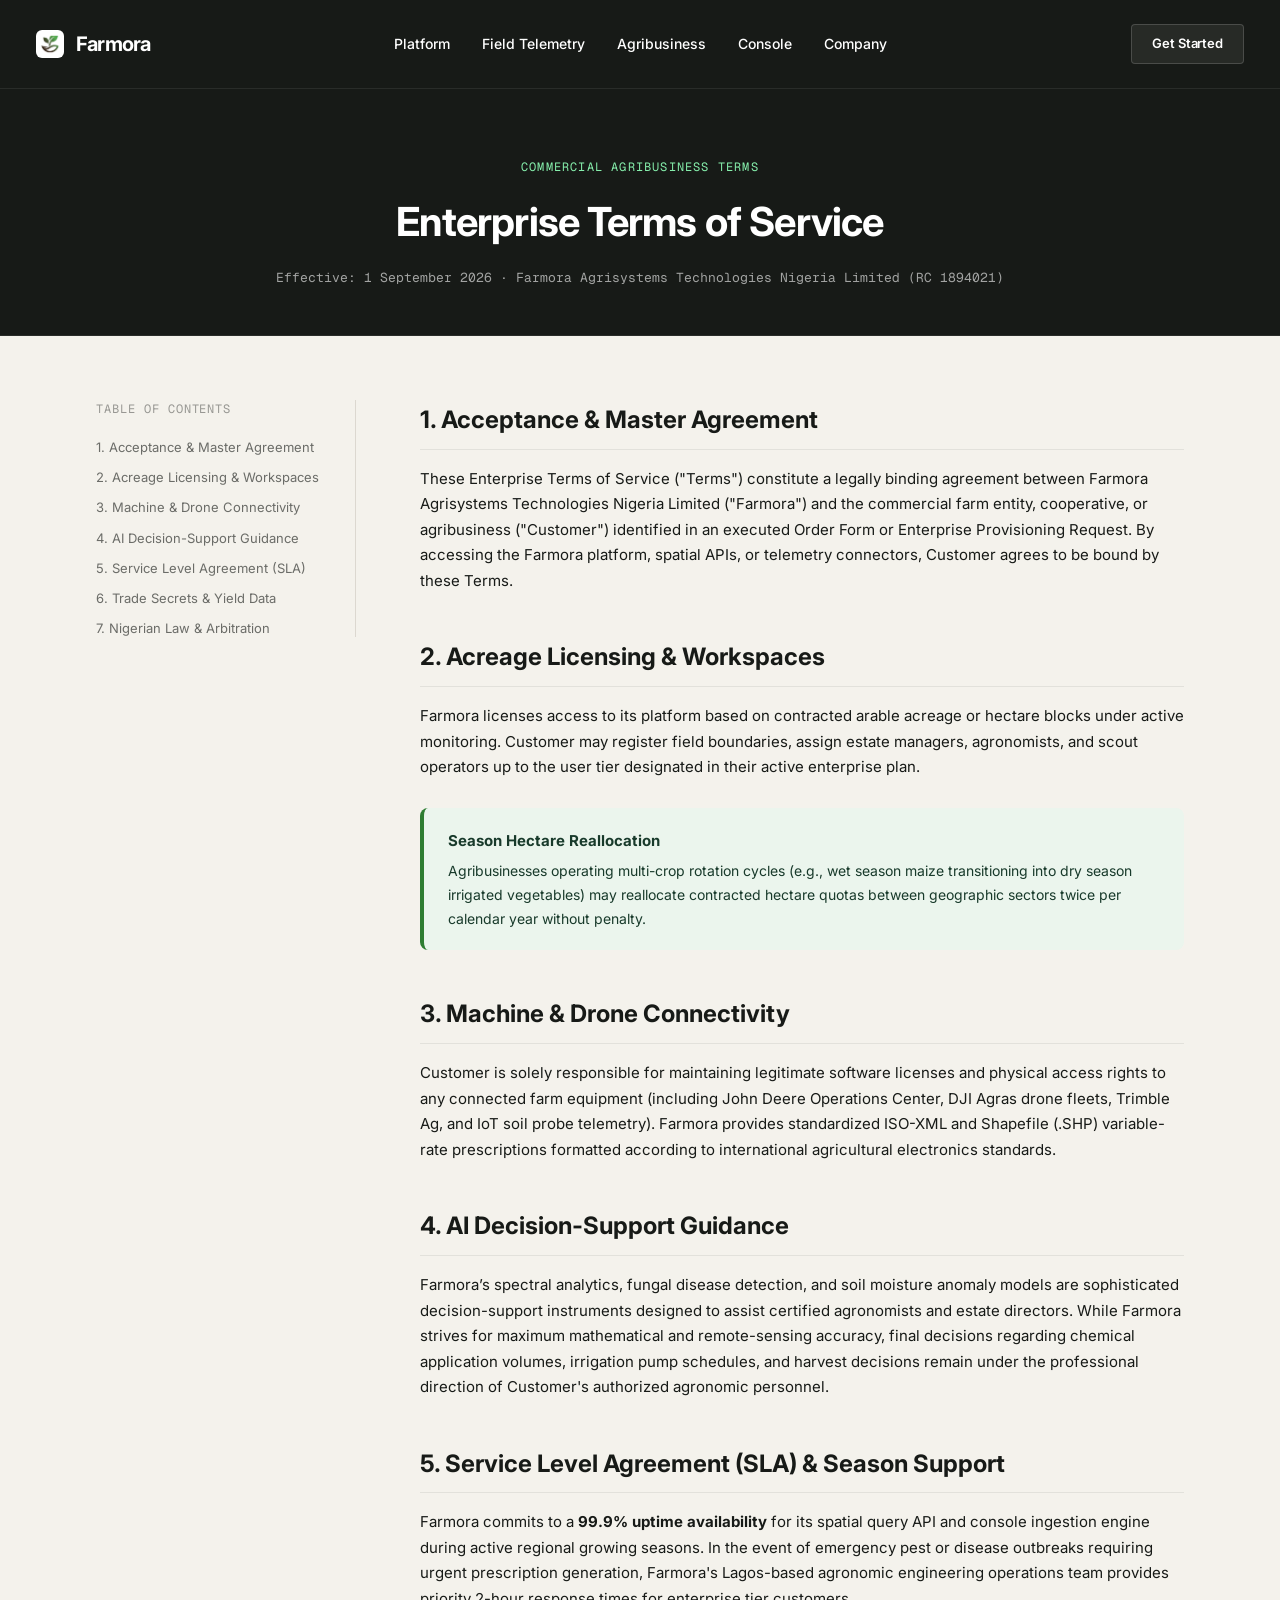
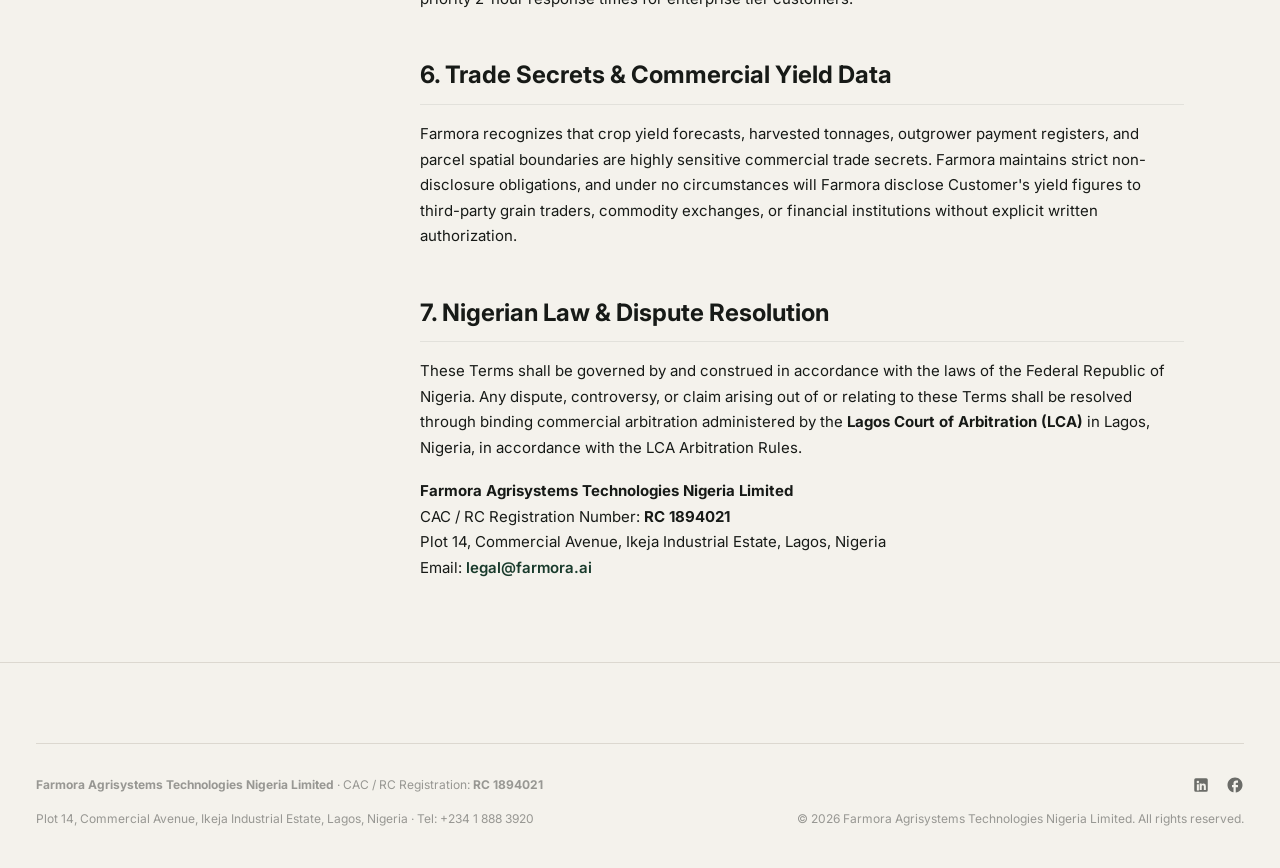
<file: terms.html>
<!DOCTYPE html>
<html lang="en">
<head>
  <meta charset="utf-8" />
  <meta name="viewport" content="width=device-width, initial-scale=1" />
  <title>Terms of Service — Farmora Agrisystems</title>
  <meta name="description" content="Commercial terms of service, acreage licensing, and SLA commitments for Farmora Agrisystems." />
  <link rel="icon" type="image/png" href="assets/logo-mark.png" />
  <link rel="preconnect" href="https://fonts.googleapis.com" />
  <link rel="preconnect" href="https://fonts.gstatic.com" crossorigin />
  <link href="https://fonts.googleapis.com/css2?family=Geist+Mono:wght@400;500;600&family=Inter:wght@300;400;500;600;700&display=swap" rel="stylesheet" />
  <link rel="stylesheet" href="assets/styles.css" />
</head>
<body class="page-legal">

  <!-- Header -->
  <header class="nav legal-header-static">
    <a href="index.html" class="nav-logo" aria-label="Farmora — Home">
      <div class="nav-logo-mark">
        <img src="assets/logo-mark.png" alt="Farmora" />
      </div>
      <span>Farmora</span>
    </a>

    <nav class="nav-links" aria-label="Primary Navigation">
      <a href="index.html#platform">Platform</a>
      <a href="index.html#telemetry">Field Telemetry</a>
      <a href="index.html#agribusiness">Agribusiness</a>
      <a href="index.html#console">Console</a>
      <a href="index.html#team">Company</a>
    </nav>

    <a href="#" class="nav-cta trigger-modal">Get Started</a>
  </header>

  <!-- Hero -->
  <section class="legal-hero">
    <div class="legal-hero-inner">
      <span class="legal-eyebrow">Commercial Agribusiness Terms</span>
      <h1 class="legal-hero-title">Enterprise Terms of Service</h1>
      <div class="legal-meta">
        Effective: 1 September 2026 · Farmora Agrisystems Technologies Nigeria Limited (RC 1894021)
      </div>
    </div>
  </section>

  <!-- Content -->
  <main class="legal-body">
    <!-- TOC -->
    <aside class="legal-toc">
      <div class="legal-toc-title">Table of Contents</div>
      <a href="#acceptance">1. Acceptance &amp; Master Agreement</a>
      <a href="#licensing">2. Acreage Licensing &amp; Workspaces</a>
      <a href="#telemetry-access">3. Machine &amp; Drone Connectivity</a>
      <a href="#ai-advisory">4. AI Decision-Support Guidance</a>
      <a href="#sla">5. Service Level Agreement (SLA)</a>
      <a href="#confidentiality">6. Trade Secrets &amp; Yield Data</a>
      <a href="#governing-law">7. Nigerian Law &amp; Arbitration</a>
    </aside>

    <!-- Clauses -->
    <div class="legal-content">
      <h2 id="acceptance">1. Acceptance &amp; Master Agreement</h2>
      <p>
        These Enterprise Terms of Service ("Terms") constitute a legally binding agreement between Farmora Agrisystems Technologies Nigeria Limited ("Farmora") and the commercial farm entity, cooperative, or agribusiness ("Customer") identified in an executed Order Form or Enterprise Provisioning Request. By accessing the Farmora platform, spatial APIs, or telemetry connectors, Customer agrees to be bound by these Terms.
      </p>

      <h2 id="licensing">2. Acreage Licensing &amp; Workspaces</h2>
      <p>
        Farmora licenses access to its platform based on contracted arable acreage or hectare blocks under active monitoring. Customer may register field boundaries, assign estate managers, agronomists, and scout operators up to the user tier designated in their active enterprise plan.
      </p>
      <div class="legal-callout">
        <b>Season Hectare Reallocation</b>
        <p>
          Agribusinesses operating multi-crop rotation cycles (e.g., wet season maize transitioning into dry season irrigated vegetables) may reallocate contracted hectare quotas between geographic sectors twice per calendar year without penalty.
        </p>
      </div>

      <h2 id="telemetry-access">3. Machine &amp; Drone Connectivity</h2>
      <p>
        Customer is solely responsible for maintaining legitimate software licenses and physical access rights to any connected farm equipment (including John Deere Operations Center, DJI Agras drone fleets, Trimble Ag, and IoT soil probe telemetry). Farmora provides standardized ISO-XML and Shapefile (.SHP) variable-rate prescriptions formatted according to international agricultural electronics standards.
      </p>

      <h2 id="ai-advisory">4. AI Decision-Support Guidance</h2>
      <p>
        Farmora’s spectral analytics, fungal disease detection, and soil moisture anomaly models are sophisticated decision-support instruments designed to assist certified agronomists and estate directors. While Farmora strives for maximum mathematical and remote-sensing accuracy, final decisions regarding chemical application volumes, irrigation pump schedules, and harvest decisions remain under the professional direction of Customer's authorized agronomic personnel.
      </p>

      <h2 id="sla">5. Service Level Agreement (SLA) &amp; Season Support</h2>
      <p>
        Farmora commits to a <b>99.9% uptime availability</b> for its spatial query API and console ingestion engine during active regional growing seasons. In the event of emergency pest or disease outbreaks requiring urgent prescription generation, Farmora's Lagos-based agronomic engineering operations team provides priority 2-hour response times for enterprise tier customers.
      </p>

      <h2 id="confidentiality">6. Trade Secrets &amp; Commercial Yield Data</h2>
      <p>
        Farmora recognizes that crop yield forecasts, harvested tonnages, outgrower payment registers, and parcel spatial boundaries are highly sensitive commercial trade secrets. Farmora maintains strict non-disclosure obligations, and under no circumstances will Farmora disclose Customer's yield figures to third-party grain traders, commodity exchanges, or financial institutions without explicit written authorization.
      </p>

      <h2 id="governing-law">7. Nigerian Law &amp; Dispute Resolution</h2>
      <p>
        These Terms shall be governed by and construed in accordance with the laws of the Federal Republic of Nigeria. Any dispute, controversy, or claim arising out of or relating to these Terms shall be resolved through binding commercial arbitration administered by the <b>Lagos Court of Arbitration (LCA)</b> in Lagos, Nigeria, in accordance with the LCA Arbitration Rules.
      </p>
      <p>
        <b>Farmora Agrisystems Technologies Nigeria Limited</b><br/>
        CAC / RC Registration Number: <b>RC 1894021</b><br/>
        Plot 14, Commercial Avenue, Ikeja Industrial Estate, Lagos, Nigeria<br/>
        Email: <a href="mailto:legal@farmora.ai" style="color: var(--color-forest); font-weight: 600;">legal@farmora.ai</a>
      </p>
    </div>
  </main>

  <!-- Footer -->
  <footer class="footer">
    <div class="footer-inner">
      <div class="footer-bottom">
        <div class="footer-legal-line">
          <div>
            <b>Farmora Agrisystems Technologies Nigeria Limited</b> · CAC / RC Registration: <b>RC 1894021</b>
          </div>
          <div class="footer-social-icons">
            <a href="https://linkedin.com" target="_blank" rel="noopener" aria-label="LinkedIn">
              <svg width="18" height="18" viewBox="0 0 24 24" fill="currentColor"><path d="M19 3a2 2 0 0 1 2 2v14a2 2 0 0 1-2 2H5a2 2 0 0 1-2-2V5a2 2 0 0 1 2-2h14m-.5 15.5v-5.3a3.26 3.26 0 0 0-3.26-3.26c-.85 0-1.84.52-2.28 1.3v-1.11h-2.79v8.37h2.79v-4.93c0-.77.62-1.4 1.39-1.4a1.4 1.4 0 0 1 1.4 1.4v4.93h2.75M6.46 10.9v8.37H9.2V10.9H6.46M7.83 6.25a1.64 1.64 0 0 0-1.66 1.64c0 .9.74 1.63 1.66 1.63.92 0 1.66-.73 1.66-1.63 0-.9-.74-1.64-1.66-1.64z"/></svg>
            </a>
            <a href="https://facebook.com" target="_blank" rel="noopener" aria-label="Facebook">
              <svg width="18" height="18" viewBox="0 0 24 24" fill="currentColor"><path d="M22 12c0-5.52-4.48-10-10-10S2 6.48 2 12c0 4.84 3.44 8.87 8 9.8V15H8v-3h2V9.5C10 7.57 11.57 6 13.5 6H16v3h-2c-.55 0-1 .45-1 1v2h3v3h-3v6.95c5.05-.5 9-4.76 9-9.95z"/></svg>
            </a>
          </div>
        </div>
        <div style="display: flex; justify-content: space-between; flex-wrap: wrap; gap: 8px;">
          <span>Plot 14, Commercial Avenue, Ikeja Industrial Estate, Lagos, Nigeria · Tel: +234 1 888 3920</span>
          <span>&copy; 2026 Farmora Agrisystems Technologies Nigeria Limited. All rights reserved.</span>
        </div>
      </div>
    </div>
  </footer>

</body>
</html>
</file>
<file: assets/styles.css>
/* ==========================================================================
   FARMORA — DESIGN SYSTEM & CORE STYLESHEET
   Replicating Rulebase (rulebase.co) Architecture & High-End Aesthetic
   Precision Agritech & Field Intelligence for Commercial Agriculture
   ========================================================================== */

:root {
  --color-bg: #F4F2EC;
  --color-dark: #121412;
  --color-dark-surface: #1A1D1A;
  --color-dark-card: #202420;
  --color-text: #171A17;
  --color-cream: #FAF8F5;
  --color-card: #EBE8E0;
  --color-card-white: #FFFFFF;
  --color-border: #DCD8D0;
  --color-border-subtle: rgba(23, 26, 23, 0.08);
  --color-border-dark: rgba(255, 255, 255, 0.12);
  --color-muted: rgba(23, 26, 23, 0.62);
  --color-subtle: rgba(23, 26, 23, 0.42);
  --color-forest: #183A2B;
  --color-crop: #2E7D32;
  --color-crop-bright: #22C55E;
  --color-crop-light: #EBF5ED;
  --color-amber: #D97706;
  --color-amber-light: #FEF3C7;
  --color-crit: #E11D48;
  --color-crit-light: #FFE4E6;
  --shadow-card: 0 0 0 1px rgba(23, 26, 23, 0.06), 0 2px 4px rgba(23, 26, 23, 0.04), 0 8px 16px rgba(23, 26, 23, 0.04);
  --shadow-float: 0 20px 40px -10px rgba(0, 0, 0, 0.28), 0 0 0 1px rgba(255, 255, 255, 0.15);
  --font-display: 'Inter', -apple-system, BlinkMacSystemFont, "Segoe UI", Roboto, sans-serif;
  --font-body: 'Inter', -apple-system, BlinkMacSystemFont, "Segoe UI", Roboto, sans-serif;
  --font-mono: 'Geist Mono', ui-monospace, SFMono-Regular, Menlo, Monaco, Consolas, monospace;
  --radius-sm: 4px;
  --radius-md: 8px;
  --radius-lg: 12px;
  --radius-xl: 18px;
  --radius-full: 9999px;
  --transition: all 0.24s cubic-bezier(0.16, 1, 0.3, 1);
}

*, *::before, *::after {
  box-sizing: border-box;
  margin: 0;
  padding: 0;
}

html {
  font-family: var(--font-body);
  color: var(--color-text);
  background-color: var(--color-bg);
  -webkit-font-smoothing: antialiased;
  -moz-osx-font-smoothing: grayscale;
  text-rendering: optimizeLegibility;
  scroll-behavior: smooth;
  overflow-x: hidden;
  width: 100%;
  max-width: 100vw;
}

body {
  overflow-x: hidden;
  width: 100%;
  max-width: 100vw;
  line-height: 1.5;
  background-color: var(--color-bg);
}

img, svg, video {
  display: block;
  max-width: 100%;
}

a {
  color: inherit;
  text-decoration: none;
}

button {
  font-family: inherit;
  cursor: pointer;
  border: none;
  background: none;
}

/* ==========================================================================
   NAVIGATION BAR (Rulebase Floating / Clean Top Architecture)
   ========================================================================== */
.nav {
  position: fixed;
  top: 0;
  left: 0;
  right: 0;
  z-index: 1000;
  display: flex;
  align-items: center;
  justify-content: space-between;
  padding: 24px 36px;
  max-width: 1440px;
  margin: 0 auto;
  background: transparent;
  backdrop-filter: blur(8px);
  -webkit-backdrop-filter: blur(8px);
  border-bottom: 1px solid rgba(255, 255, 255, 0.05);
}

.nav-logo {
  display: flex;
  align-items: center;
  gap: 12px;
  font-size: 20px;
  font-weight: 700;
  letter-spacing: -0.04em;
  color: #FFFFFF;
}

.nav-logo-mark {
  width: 28px;
  height: 28px;
  border-radius: 6px;
  background: #FFFFFF;
  display: flex;
  align-items: center;
  justify-content: center;
  overflow: hidden;
  padding: 3px;
}

.nav-logo-mark img {
  width: 100%;
  height: 100%;
  object-fit: contain;
}

.nav-links {
  display: flex;
  align-items: center;
  gap: 32px;
}

.nav-links a {
  font-size: 14px;
  font-weight: 500;
  color: rgba(255, 255, 255, 0.78);
  transition: var(--transition);
  position: relative;
}

.nav-links a:hover {
  color: #FFFFFF;
}

.nav-cta {
  background: #272A26;
  color: #FFFFFF;
  font-size: 13px;
  font-weight: 600;
  letter-spacing: -0.01em;
  padding: 9px 20px;
  border-radius: var(--radius-sm);
  border: 1px solid rgba(255, 255, 255, 0.16);
  transition: var(--transition);
}

.nav-cta:hover {
  background: #363B34;
  border-color: rgba(255, 255, 255, 0.3);
}

.nav-burger {
  display: none;
  flex-direction: column;
  justify-content: space-between;
  width: 24px;
  height: 14px;
  cursor: pointer;
}

.nav-burger span {
  display: block;
  height: 2px;
  width: 100%;
  background: #FFFFFF;
  border-radius: 2px;
  transition: var(--transition);
}

/* ==========================================================================
   HERO SECTION (50/50 Split Rulebase Blueprint)
   ========================================================================== */
.hero {
  background: var(--color-dark);
  min-height: 820px;
  position: relative;
  overflow: hidden;
  display: flex;
  align-items: stretch;
}

.hero-inner {
  max-width: 1600px;
  margin: 0 auto;
  width: 100%;
  display: flex;
  position: relative;
  padding-top: 100px;
}

.hero-content {
  width: 50%;
  padding: 60px 48px 60px 48px;
  display: flex;
  flex-direction: column;
  justify-content: center;
  z-index: 10;
  max-width: 720px;
}

.hero-eyebrow {
  display: inline-flex;
  align-items: center;
  gap: 8px;
  font-family: var(--font-mono);
  font-size: 11px;
  font-weight: 600;
  text-transform: uppercase;
  letter-spacing: 0.12em;
  color: #88C598;
  margin-bottom: 24px;
}

.hero-eyebrow-dot {
  width: 6px;
  height: 6px;
  border-radius: 50%;
  background: #22C55E;
  box-shadow: 0 0 10px #22C55E;
}

.hero-h1 {
  font-size: clamp(38px, 4.4vw, 64px);
  line-height: 1.06;
  font-weight: 600;
  letter-spacing: -0.04em;
  color: #FFFFFF;
  margin-bottom: 24px;
}

.reveal-word {
  display: inline-block;
}

.hero-body {
  font-size: 16px;
  line-height: 1.6;
  color: rgba(255, 255, 255, 0.72);
  max-width: 520px;
  margin-bottom: 36px;
  font-weight: 400;
}

.hero-actions {
  display: flex;
  align-items: center;
  gap: 16px;
  margin-bottom: 50px;
}

.btn-demo-light {
  background: #FFFFFF;
  color: var(--color-dark);
  font-size: 14px;
  font-weight: 600;
  letter-spacing: -0.01em;
  padding: 13px 26px;
  border-radius: var(--radius-sm);
  transition: var(--transition);
  border: 1px solid #FFFFFF;
}

.btn-demo-light:hover {
  background: #E8E8E8;
  transform: translateY(-1px);
}

.btn-demo-outline {
  background: transparent;
  color: #FFFFFF;
  font-size: 14px;
  font-weight: 500;
  letter-spacing: -0.01em;
  padding: 13px 24px;
  border-radius: var(--radius-sm);
  border: 1px solid rgba(255, 255, 255, 0.22);
  transition: var(--transition);
}

.btn-demo-outline:hover {
  background: rgba(255, 255, 255, 0.08);
  border-color: rgba(255, 255, 255, 0.4);
}

/* Bottom Left Customer Video Teaser (Rulebase Hero-Mini) */
.hero-mini {
  display: flex;
  align-items: center;
  gap: 16px;
  background: rgba(255, 255, 255, 0.04);
  border: 1px solid rgba(255, 255, 255, 0.1);
  padding: 12px 16px;
  border-radius: var(--radius-md);
  max-width: 480px;
  backdrop-filter: blur(8px);
}

.hero-mini-thumb {
  width: 96px;
  height: 60px;
  border-radius: var(--radius-sm);
  object-fit: cover;
  flex-shrink: 0;
}

.hero-mini-text p {
  font-size: 12px;
  line-height: 1.4;
  color: rgba(255, 255, 255, 0.85);
  margin-bottom: 4px;
}

.hero-mini-link {
  display: inline-flex;
  align-items: center;
  gap: 6px;
  font-size: 11px;
  font-weight: 600;
  color: #88C598;
  cursor: pointer;
}

.hero-mini-link svg {
  width: 12px;
  height: 12px;
}

/* Right Panel: Tactile Relief Texture + Floating Real-Time Card */
.hero-right-panel {
  position: absolute;
  inset: 0 0 0 50%;
  overflow: hidden;
}

.hero-right-panel .stone-bg {
  width: 100%;
  height: 100%;
  object-fit: cover;
  object-position: center;
  filter: brightness(0.92) contrast(1.05);
}

.hero-right-panel .panel-overlay {
  position: absolute;
  inset: 0;
  background: linear-gradient(90deg, var(--color-dark) 0%, rgba(18, 20, 18, 0.4) 15%, transparent 40%);
  pointer-events: none;
}

.hero-chat-card {
  width: 420px;
  position: absolute;
  top: 50%;
  left: 50%;
  transform: translate(-50%, -50%);
  z-index: 20;
  box-shadow: var(--shadow-float);
  border-radius: var(--radius-lg);
  overflow: hidden;
  background: #FFFFFF;
}

.chat-messages {
  padding: 18px 22px;
  background: #FFFFFF;
}

.chat-timeline {
  display: flex;
  flex-direction: column;
  gap: 10px;
}

.chat-typing-row {
  display: flex;
  justify-content: space-between;
  align-items: center;
  padding: 12px 16px;
  background: #FFFFFF;
  border-radius: var(--radius-sm);
  border: 1px dashed #DCD8D0;
  font-size: 13px;
  color: var(--color-forest);
  font-weight: 500;
}

.chat-caret {
  display: inline-block;
  width: 2px;
  height: 14px;
  background: var(--color-forest);
  vertical-align: middle;
  animation: blink 0.8s infinite;
}

@keyframes blink {
  0%, 100% { opacity: 1; }
  50% { opacity: 0; }
}

.chat-analyzing {
  background: #171A17;
  color: #FFFFFF;
  padding: 14px 20px;
  display: flex;
  align-items: center;
  gap: 12px;
  font-size: 12px;
  font-weight: 500;
}

.chat-analyzing-icon {
  width: 20px;
  height: 20px;
  border-radius: 4px;
  background: #2E7D32;
  display: flex;
  align-items: center;
  justify-content: center;
  flex-shrink: 0;
}

.chat-analyzing-icon svg {
  width: 12px;
  height: 12px;
  fill: #FFFFFF;
}

/* ==========================================================================
   TRUST BAR / MARQUEE (Rulebase Architecture)
   ========================================================================== */
.trust-bar {
  background: var(--color-bg);
  padding: 36px 24px;
  border-bottom: 1px solid var(--color-border);
  overflow: hidden;
}

.trust-label {
  text-align: center;
  font-size: 13px;
  font-weight: 500;
  color: var(--color-muted);
  letter-spacing: -0.01em;
  margin-bottom: 24px;
}

.trust-marquee {
  position: relative;
  width: 100%;
  overflow: hidden;
  mask-image: linear-gradient(90deg, transparent 0%, black 15%, black 85%, transparent 100%);
  -webkit-mask-image: linear-gradient(90deg, transparent 0%, black 15%, black 85%, transparent 100%);
}

.trust-track {
  display: flex;
  align-items: center;
  gap: 40px;
  width: max-content;
  animation: marquee 28s linear infinite;
}

.trust-logo-pill {
  display: flex;
  align-items: center;
  gap: 8px;
  background: #ECE8DF;
  border: 1px solid var(--color-border);
  padding: 8px 20px;
  border-radius: var(--radius-sm);
  font-size: 13px;
  font-weight: 600;
  color: #2F332E;
  white-space: nowrap;
  letter-spacing: -0.01em;
}

.trust-logo-pill svg, .trust-logo-pill img {
  height: 20px;
  width: auto;
  opacity: 0.85;
}

@keyframes marquee {
  0% { transform: translateX(0); }
  100% { transform: translateX(-50%); }
}

/* ==========================================================================
   SECTION 1: THE PRECISION OPERATING SYSTEM (Rulebase Features Section)
   ========================================================================== */
.features-section {
  padding: 100px 36px;
  max-width: 1440px;
  margin: 0 auto;
}

.features-head {
  margin-bottom: 60px;
}

.features-head h2 {
  font-size: clamp(34px, 4vw, 56px);
  line-height: 1.08;
  font-weight: 600;
  letter-spacing: -0.04em;
  color: var(--color-text);
  max-width: 800px;
}

.features-body {
  display: grid;
  grid-template-columns: 240px 1fr;
  gap: 48px;
}

.features-tabs {
  display: flex;
  flex-direction: column;
  gap: 20px;
  position: sticky;
  top: 100px;
}

.feat-tab {
  padding-bottom: 16px;
  border-bottom: 1px solid var(--color-border);
  text-align: left;
  cursor: pointer;
  transition: var(--transition);
}

.feat-tab-title {
  font-size: 15px;
  font-weight: 600;
  color: var(--color-text);
  margin-bottom: 6px;
}

.feat-tab-desc {
  font-size: 13px;
  line-height: 1.4;
  color: var(--color-muted);
}

.feat-tab.dim {
  opacity: 0.5;
}

.feat-tab.dim .feat-tab-desc {
  display: none;
}

.feat-tab.active-feat-tab {
  opacity: 1;
  border-bottom-color: var(--color-forest);
}

.feat-tab.active-feat-tab .feat-tab-title {
  color: var(--color-forest);
}

/* 3-Column Live Cards Grid */
.features-panels {
  display: flex;
  flex-direction: column;
  gap: 32px;
}

.features-cards-grid {
  display: grid;
  grid-template-columns: repeat(3, 1fr);
  gap: 24px;
}

.feature-card {
  background: var(--color-card);
  border: 1px solid var(--color-border);
  border-radius: var(--radius-md);
  overflow: hidden;
  display: flex;
  flex-direction: column;
  box-shadow: var(--shadow-card);
}

.feature-card-preview {
  padding: 24px;
  min-height: auto;
  background: #E4E0D7;
  display: flex;
  flex-direction: column;
  position: relative;
}

/* Card 1 Internal: Score Lists */
.score-group-label {
  font-size: 12px;
  font-weight: 600;
  color: var(--color-muted);
  display: flex;
  align-items: center;
  gap: 6px;
  margin-bottom: 10px;
}

.score-row {
  display: flex;
  align-items: center;
  justify-content: space-between;
  background: #FFFFFF;
  border-radius: var(--radius-sm);
  padding: 8px 12px;
  margin-bottom: 8px;
  border: 1px solid var(--color-border);
  font-size: 13px;
}

.score-badge {
  font-family: var(--font-mono);
  font-weight: 700;
  font-size: 11px;
  padding: 2px 7px;
  border-radius: 4px;
  color: #FFFFFF;
}

.score-badge.red {
  background: var(--color-crit);
}

.score-badge.green {
  background: var(--color-crop);
}

.score-entity {
  font-weight: 500;
  color: var(--color-text);
  margin-left: 8px;
  flex-grow: 1;
}

.score-time {
  font-size: 11px;
  color: var(--color-subtle);
  font-family: var(--font-mono);
}

/* Card 2 Internal: Coaching / Action Card */
.task-mini-card {
  background: #FFFFFF;
  border-radius: var(--radius-sm);
  padding: 16px;
  border: 1px solid var(--color-border);
  display: flex;
  flex-direction: column;
  gap: 12px;
}

.task-user-header {
  display: flex;
  align-items: center;
  gap: 8px;
  font-size: 13px;
  font-weight: 600;
  color: var(--color-text);
}

.task-user-header img {
  width: 24px;
  height: 24px;
  border-radius: 50%;
}

.task-body-title {
  display: flex;
  justify-content: space-between;
  font-size: 13px;
  font-weight: 600;
  color: var(--color-text);
}

.task-body-desc {
  font-size: 12px;
  line-height: 1.4;
  color: var(--color-muted);
}

.btn-task-action {
  background: #4E251A;
  color: #FFFFFF;
  font-size: 12px;
  font-weight: 600;
  padding: 8px 16px;
  border-radius: var(--radius-sm);
  align-self: flex-start;
  transition: var(--transition);
}

.btn-task-action:hover {
  background: #6B3324;
}

/* Card 3 Internal: Alert Card */
.alert-mini-card {
  background: #FFFFFF;
  border-radius: var(--radius-sm);
  padding: 16px;
  border: 1px solid var(--color-border);
}

.alert-header-red {
  display: flex;
  align-items: center;
  gap: 6px;
  font-size: 12px;
  font-weight: 600;
  color: var(--color-crit);
  margin-bottom: 12px;
}

.alert-item-list {
  display: flex;
  flex-direction: column;
  gap: 8px;
  margin-bottom: 14px;
}

.alert-item-row {
  display: flex;
  justify-content: space-between;
  font-size: 12px;
  color: var(--color-text);
}

.alert-item-time {
  font-size: 11px;
  color: var(--color-subtle);
  font-family: var(--font-mono);
}

.alert-response-box {
  background: #171A17;
  color: #FFFFFF;
  border-radius: var(--radius-sm);
  padding: 10px 12px;
  font-size: 11px;
  line-height: 1.4;
  display: flex;
  gap: 8px;
}

.feature-card-info {
  padding: 24px;
}

.feature-card-title {
  font-size: 18px;
  font-weight: 600;
  letter-spacing: -0.02em;
  color: var(--color-text);
  margin-bottom: 8px;
}

.feature-card-desc {
  font-size: 14px;
  line-height: 1.5;
  color: var(--color-muted);
}

/* Workflow Supporting Nodes */
.workflow-nodes-grid {
  display: grid;
  grid-template-columns: 1fr 1fr;
  gap: 24px;
  margin-top: 12px;
}

.workflow-card {
  background: var(--color-card);
  border: 1px solid var(--color-border);
  border-radius: var(--radius-md);
  padding: 24px;
  display: flex;
  flex-direction: column;
  gap: 16px;
}

.workflow-timeline {
  display: flex;
  flex-direction: column;
  gap: 12px;
}

.wf-step {
  display: flex;
  align-items: flex-start;
  gap: 12px;
  font-size: 13px;
}

.wf-dot {
  width: 8px;
  height: 8px;
  border-radius: 50%;
  margin-top: 6px;
  background: var(--color-crop);
  flex-shrink: 0;
}

.wf-dot.amber {
  background: var(--color-amber);
}

.wf-step-content b {
  display: block;
  font-size: 13px;
  color: var(--color-text);
}

.wf-step-content span {
  font-size: 11px;
  color: var(--color-muted);
}

/* ==========================================================================
   SECTION 2: PROOF & SOCIAL METRICS STRIP (Rulebase Social Section)
   ========================================================================== */
.social-section {
  padding: 100px 36px;
  background: var(--color-bg);
  border-top: 1px solid var(--color-border);
  border-bottom: 1px solid var(--color-border);
}

.social-inner {
  max-width: 1440px;
  margin: 0 auto;
  display: grid;
  grid-template-columns: 1.1fr 1fr;
  gap: 60px;
  align-items: center;
}

.social-left h2 {
  font-size: clamp(32px, 3.8vw, 50px);
  line-height: 1.12;
  font-weight: 600;
  letter-spacing: -0.03em;
  color: var(--color-text);
  margin-bottom: 40px;
}

.social-stats {
  display: flex;
  gap: 48px;
}

.stat-item {
  display: flex;
  flex-direction: column;
}

.stat-num {
  font-size: clamp(42px, 4vw, 58px);
  font-weight: 600;
  letter-spacing: -0.04em;
  color: var(--color-text);
  line-height: 1;
  margin-bottom: 8px;
}

.stat-label {
  font-size: 13px;
  line-height: 1.4;
  color: var(--color-muted);
  max-width: 160px;
}

.social-right {
  display: flex;
  flex-direction: column;
  gap: 28px;
}

.social-quote {
  font-size: clamp(18px, 1.8vw, 24px);
  line-height: 1.4;
  font-weight: 400;
  color: var(--color-text);
  letter-spacing: -0.02em;
}

.social-attributor {
  display: flex;
  align-items: center;
  gap: 16px;
}

.social-avatar {
  width: 48px;
  height: 48px;
  border-radius: var(--radius-sm);
  object-fit: cover;
}

.social-who b {
  display: block;
  font-size: 14px;
  font-weight: 600;
  color: var(--color-text);
}

.social-who span {
  font-size: 12px;
  color: var(--color-muted);
}

/* ==========================================================================
   SECTION 3: WORKFORCE DEEP-DIVE SYSTEM (Rulebase Workforce Section)
   ========================================================================== */
.workforce-section {
  padding: 100px 36px;
  max-width: 1440px;
  margin: 0 auto;
}

.wf-header {
  margin-bottom: 48px;
}

.wf-header h2 {
  font-size: clamp(34px, 4vw, 56px);
  line-height: 1.08;
  font-weight: 600;
  letter-spacing: -0.04em;
  color: var(--color-text);
  margin-bottom: 16px;
  max-width: 860px;
}

.wf-header p {
  font-size: 16px;
  color: var(--color-muted);
  max-width: 620px;
}

.wf-outer-tabs {
  display: flex;
  align-items: center;
  gap: 12px;
  margin-bottom: 40px;
  border-bottom: 1px solid var(--color-border);
  padding-bottom: 16px;
}

.wf-outer-tab-btn {
  display: flex;
  align-items: center;
  gap: 8px;
  padding: 8px 18px;
  border-radius: var(--radius-sm);
  font-size: 14px;
  font-weight: 600;
  color: var(--color-muted);
  background: transparent;
  transition: var(--transition);
}

.wf-outer-tab-btn.active {
  background: var(--color-card);
  color: var(--color-text);
  border: 1px solid var(--color-border);
}

.wf-content-grid {
  display: grid;
  grid-template-columns: 1fr 1fr;
  gap: 48px;
  align-items: flex-start;
}

/* Accordion list on left */
.wf-accordion-list {
  display: flex;
  flex-direction: column;
  gap: 16px;
}

.wf-accordion-item {
  background: var(--color-card);
  border: 1px solid var(--color-border);
  border-radius: var(--radius-md);
  padding: 24px;
  cursor: pointer;
  transition: var(--transition);
  display: flex;
  justify-content: space-between;
  align-items: center;
}

.wf-accordion-item.active {
  background: #FFFFFF;
  box-shadow: var(--shadow-card);
  border-color: var(--color-forest);
}

.wf-acc-info h3 {
  font-size: 17px;
  font-weight: 600;
  letter-spacing: -0.02em;
  color: var(--color-text);
  margin-bottom: 6px;
}

.wf-acc-info p {
  font-size: 13px;
  line-height: 1.4;
  color: var(--color-muted);
}

.wf-acc-btn {
  width: 36px;
  height: 36px;
  border-radius: 50%;
  background: #E8E5DF;
  display: flex;
  align-items: center;
  justify-content: center;
  flex-shrink: 0;
  transition: var(--transition);
}

.wf-accordion-item.active .wf-acc-btn {
  background: var(--color-forest);
  color: #FFFFFF;
}

/* Right Diagnostic Card */
.wf-diagnostic-card {
  background: #FFFFFF;
  border: 1px solid var(--color-border);
  border-radius: var(--radius-lg);
  padding: 28px;
  box-shadow: var(--shadow-card);
}

.diag-score-row {
  display: flex;
  align-items: center;
  gap: 24px;
  padding-bottom: 24px;
  border-bottom: 1px solid var(--color-border);
  margin-bottom: 24px;
}

.diag-score-donut {
  width: 72px;
  height: 72px;
  border-radius: 50%;
  border: 6px solid #22C55E;
  display: flex;
  flex-direction: column;
  align-items: center;
  justify-content: center;
  font-family: var(--font-mono);
  font-weight: 700;
  font-size: 22px;
  color: var(--color-text);
  flex-shrink: 0;
}

.diag-score-info b {
  display: block;
  font-size: 15px;
  color: var(--color-text);
  margin-bottom: 4px;
}

.diag-score-info p {
  font-size: 13px;
  color: var(--color-muted);
  line-height: 1.4;
}

.diag-checklist {
  display: flex;
  flex-direction: column;
  gap: 16px;
}

.diag-check-item {
  display: flex;
  justify-content: space-between;
  align-items: flex-start;
  font-size: 13px;
  padding-bottom: 14px;
  border-bottom: 1px solid #F0ECE4;
}

.diag-check-item:last-child {
  border-bottom: none;
  padding-bottom: 0;
}

.diag-check-label {
  font-weight: 500;
  color: var(--color-text);
  max-width: 320px;
}

.diag-check-pill {
  font-family: var(--font-mono);
  font-size: 11px;
  font-weight: 600;
  background: #DCFCE7;
  color: #16A34A;
  padding: 3px 8px;
  border-radius: 4px;
}

/* ==========================================================================
   SECTION 4: DARK IMPACT STATEMENT (Rulebase Problem Section)
   ========================================================================== */
.problem-scroll {
  background: var(--color-dark);
  color: #FFFFFF;
  padding: 100px 36px;
  position: relative;
  overflow: hidden;
  display: flex;
  align-items: center;
  justify-content: center;
}

.problem-statement-wrap {
  max-width: 940px;
  margin: 0 auto;
  text-align: center;
  display: flex;
  flex-direction: column;
  align-items: center;
}

.problem-statement-text {
  font-size: clamp(28px, 4vw, 50px);
  line-height: 1.2;
  font-weight: 500;
  letter-spacing: -0.03em;
  color: rgba(255, 255, 255, 0.95);
  margin-bottom: 36px;
  width: 100%;
}

.problem-floating-card {
  position: relative;
  margin: 0 auto;
  background: #FFFFFF;
  color: #171A17;
  border-radius: var(--radius-md);
  padding: 18px 24px;
  text-align: left;
  box-shadow: var(--shadow-float);
  width: 100%;
  max-width: 380px;
  border: 1px solid rgba(255, 255, 255, 0.2);
  z-index: 5;
}

.problem-floating-header {
  display: flex;
  align-items: center;
  gap: 8px;
  font-size: 13px;
  font-weight: 600;
  margin-bottom: 8px;
}

.problem-floating-header img {
  width: 22px;
  height: 22px;
  border-radius: 50%;
}

.problem-floating-desc {
  font-size: 12px;
  line-height: 1.4;
  color: var(--color-muted);
  margin-bottom: 8px;
}

.problem-floating-time {
  font-family: var(--font-mono);
  font-size: 10px;
  color: var(--color-subtle);
}

/* ==========================================================================
   SECTION 5: INTEGRATION MATRIX (Rulebase 3-Row Grid with Glowing Center)
   ========================================================================== */
.integrations-section {
  padding: 100px 36px;
  background: var(--color-bg);
  text-align: center;
  overflow: hidden;
}

.int-header {
  max-width: 640px;
  margin: 0 auto 60px;
}

.int-header h2 {
  font-size: clamp(32px, 3.8vw, 50px);
  line-height: 1.1;
  font-weight: 600;
  letter-spacing: -0.03em;
  color: var(--color-text);
  margin-bottom: 16px;
}

.int-header p {
  font-size: 15px;
  color: var(--color-muted);
}

.integrations-grid-container {
  position: relative;
  max-width: 1200px;
  margin: 0 auto;
  overflow: hidden;
  mask-image: linear-gradient(90deg, transparent 0%, black 15%, black 85%, transparent 100%);
  -webkit-mask-image: linear-gradient(90deg, transparent 0%, black 15%, black 85%, transparent 100%);
}

.integrations-row {
  display: flex;
  justify-content: center;
  gap: 16px;
  margin-bottom: 16px;
}

.int-tile {
  width: 80px;
  height: 80px;
  border-radius: var(--radius-md);
  background: var(--color-card);
  border: 1px solid var(--color-border);
  display: flex;
  align-items: center;
  justify-content: center;
  font-size: 11px;
  font-weight: 600;
  color: var(--color-muted);
  box-shadow: var(--shadow-card);
  transition: var(--transition);
  padding: 12px;
}

.int-tile:hover {
  transform: translateY(-2px);
  background: #FFFFFF;
}

.int-tile img, .int-tile svg {
  max-width: 100%;
  max-height: 100%;
  object-fit: contain;
}

.int-tile.center-highlight {
  background: var(--color-forest);
  border-color: #2E7D32;
  box-shadow: 0 0 30px rgba(46, 125, 50, 0.4);
}

.int-tile.center-highlight img {
  filter: brightness(10);
}

/* ==========================================================================
   SECTION 6: INTERACTIVE AGRONOMIC CONSOLE (Rulebase Catch Section)
   ========================================================================== */
.catch-section {
  padding: 100px 36px;
  max-width: 1440px;
  margin: 0 auto;
}

.catch-header {
  display: flex;
  justify-content: space-between;
  align-items: flex-end;
  margin-bottom: 40px;
}

.catch-header h2 {
  font-size: clamp(34px, 4vw, 56px);
  line-height: 1.08;
  font-weight: 600;
  letter-spacing: -0.04em;
  color: var(--color-text);
  max-width: 600px;
}

.catch-right {
  max-width: 440px;
}

.catch-right p {
  font-size: 15px;
  color: var(--color-muted);
  line-height: 1.5;
  margin-bottom: 16px;
}

/* Application Frame Window */
.console-window {
  background: #FFFFFF;
  border: 1px solid var(--color-border);
  border-radius: var(--radius-lg);
  overflow: hidden;
  box-shadow: var(--shadow-float);
}

.console-titlebar {
  background: #F8F6F0;
  padding: 12px 20px;
  border-bottom: 1px solid var(--color-border);
  display: flex;
  align-items: center;
  justify-content: space-between;
}

.window-dots {
  display: flex;
  gap: 8px;
}

.window-dots span {
  width: 10px;
  height: 10px;
  border-radius: 50%;
  background: #D9D5CC;
}

.window-dots span:nth-child(1) { background: #FF5F56; }
.window-dots span:nth-child(2) { background: #FFBD2E; }
.window-dots span:nth-child(3) { background: #27C93F; }

.console-breadcrumb {
  font-family: var(--font-mono);
  font-size: 11px;
  color: var(--color-muted);
}

.console-body {
  display: grid;
  grid-template-columns: 220px 1fr 320px;
  min-height: 600px;
}

/* Console Left Rail */
.console-rail {
  background: #FAF8F5;
  border-right: 1px solid var(--color-border);
  padding: 20px 16px;
  display: flex;
  flex-direction: column;
  gap: 20px;
}

.console-estate-selector {
  display: flex;
  align-items: center;
  gap: 10px;
  font-size: 13px;
  font-weight: 600;
  color: var(--color-text);
  padding-bottom: 16px;
  border-bottom: 1px solid var(--color-border);
}

.console-nav-group-title {
  font-size: 11px;
  font-weight: 600;
  text-transform: uppercase;
  color: var(--color-subtle);
  letter-spacing: 0.05em;
  margin-bottom: 8px;
}

.console-nav-item {
  display: flex;
  align-items: center;
  gap: 8px;
  padding: 8px 10px;
  border-radius: var(--radius-sm);
  font-size: 13px;
  color: var(--color-muted);
  cursor: pointer;
  transition: var(--transition);
}

.console-nav-item.active {
  background: #FFFFFF;
  color: var(--color-forest);
  font-weight: 600;
  box-shadow: 0 1px 3px rgba(0,0,0,0.05);
}

/* Console Map Area */
.console-map-viewport {
  position: relative;
  overflow: hidden;
  background: #1B211B;
  display: flex;
  align-items: center;
  justify-content: center;
}

.console-satellite-img {
  width: 100%;
  height: 100%;
  object-fit: cover;
  transition: filter 0.3s ease;
}

.console-map-toolbar {
  position: absolute;
  top: 16px;
  left: 16px;
  display: flex;
  gap: 8px;
  background: rgba(18, 20, 18, 0.85);
  backdrop-filter: blur(8px);
  padding: 6px;
  border-radius: var(--radius-sm);
  border: 1px solid rgba(255, 255, 255, 0.15);
  z-index: 10;
}

.map-layer-btn {
  font-size: 11px;
  font-weight: 600;
  padding: 5px 12px;
  border-radius: 3px;
  color: rgba(255, 255, 255, 0.7);
  background: transparent;
  transition: var(--transition);
}

.map-layer-btn.active {
  background: var(--color-crop);
  color: #FFFFFF;
}

.console-map-legend {
  position: absolute;
  bottom: 16px;
  left: 16px;
  background: rgba(18, 20, 18, 0.85);
  backdrop-filter: blur(8px);
  padding: 10px 14px;
  border-radius: var(--radius-sm);
  border: 1px solid rgba(255, 255, 255, 0.15);
  font-family: var(--font-mono);
  font-size: 10px;
  color: #FFFFFF;
  z-index: 10;
}

.legend-bar {
  width: 140px;
  height: 8px;
  border-radius: 2px;
  background: linear-gradient(90deg, #DC2626 0%, #F59E0B 40%, #22C55E 100%);
  margin-top: 6px;
}

/* Console Right Inspector */
.console-inspector {
  background: #FFFFFF;
  border-left: 1px solid var(--color-border);
  padding: 24px 20px;
  display: flex;
  flex-direction: column;
  gap: 20px;
}

.inspector-header b {
  display: block;
  font-size: 15px;
  color: var(--color-text);
  margin-bottom: 2px;
}

.inspector-header span {
  font-size: 12px;
  color: var(--color-muted);
}

.inspector-vigor-meter {
  background: #F7F5F0;
  border-radius: var(--radius-sm);
  padding: 16px;
  border: 1px solid var(--color-border);
  display: flex;
  align-items: center;
  gap: 16px;
}

.meter-circle {
  width: 54px;
  height: 54px;
  border-radius: 50%;
  border: 5px solid #22C55E;
  display: flex;
  align-items: center;
  justify-content: center;
  font-family: var(--font-mono);
  font-size: 16px;
  font-weight: 700;
  color: var(--color-text);
  flex-shrink: 0;
}

.meter-text b {
  display: block;
  font-size: 13px;
  color: var(--color-text);
}

.meter-text span {
  font-size: 11px;
  color: var(--color-muted);
}

.inspector-probes-list {
  display: flex;
  flex-direction: column;
  gap: 12px;
}

.probe-item {
  display: flex;
  flex-direction: column;
  gap: 4px;
}

.probe-item-header {
  display: flex;
  justify-content: space-between;
  font-size: 12px;
  font-weight: 500;
  color: var(--color-text);
}

.probe-progress {
  width: 100%;
  height: 6px;
  background: #EBE8E0;
  border-radius: 3px;
  overflow: hidden;
}

.probe-bar {
  height: 100%;
  background: var(--color-forest);
  border-radius: 3px;
}

.btn-export-shapefile {
  margin-top: auto;
  background: var(--color-forest);
  color: #FFFFFF;
  font-size: 13px;
  font-weight: 600;
  padding: 12px;
  border-radius: var(--radius-sm);
  text-align: center;
  transition: var(--transition);
}

.btn-export-shapefile:hover {
  background: #23543F;
}

/* ==========================================================================
   SECTION 7: AUTHENTIC NIGERIAN LEADERSHIP TEAM (Mandatory Rule)
   ========================================================================== */
.team-section {
  padding: 100px 36px 40px;
  background: var(--color-bg);
  border-top: 1px solid var(--color-border);
}

.team-inner {
  max-width: 1440px;
  margin: 0 auto;
}

.team-header {
  text-align: center;
  max-width: 700px;
  margin: 0 auto 60px;
}

.team-header h2 {
  font-size: clamp(32px, 3.8vw, 48px);
  line-height: 1.12;
  font-weight: 600;
  letter-spacing: -0.03em;
  color: var(--color-text);
  margin-bottom: 12px;
}

.team-header p {
  font-size: 15px;
  color: var(--color-muted);
}

.team-grid {
  display: grid;
  grid-template-columns: repeat(4, 1fr);
  gap: 24px;
}

.team-card {
  background: var(--color-card);
  border: 1px solid var(--color-border);
  border-radius: var(--radius-md);
  overflow: hidden;
  box-shadow: var(--shadow-card);
  transition: var(--transition);
  display: flex;
  flex-direction: column;
}

.team-card:hover {
  transform: translateY(-3px);
  background: #FFFFFF;
}

.team-photo-wrap {
  width: 100%;
  aspect-ratio: 1 / 1;
  overflow: hidden;
  background: #DCD8D0;
}

.team-photo {
  width: 100%;
  height: 100%;
  object-fit: cover;
  transition: transform 0.4s ease;
}

.team-card:hover .team-photo {
  transform: scale(1.03);
}

.team-card-info {
  padding: 20px;
  display: flex;
  flex-direction: column;
  flex-grow: 1;
}

.team-name {
  font-size: 17px;
  font-weight: 600;
  letter-spacing: -0.02em;
  color: var(--color-text);
  margin-bottom: 4px;
}

.team-role {
  font-size: 12px;
  font-weight: 600;
  text-transform: uppercase;
  letter-spacing: 0.05em;
  color: var(--color-crop);
  margin-bottom: 10px;
}

.team-bio {
  font-size: 13px;
  line-height: 1.45;
  color: var(--color-muted);
  margin-bottom: 16px;
  flex-grow: 1;
}

.team-card-footer {
  display: flex;
  align-items: center;
  justify-content: space-between;
  padding-top: 12px;
  border-top: 1px solid var(--color-border);
}

.team-social-link {
  color: var(--color-subtle);
  transition: var(--transition);
}

.team-social-link:hover {
  color: var(--color-text);
}

.team-social-link svg {
  width: 16px;
  height: 16px;
}

/* ==========================================================================
   SECTION 8: BOTTOM CTA BANNER
   ========================================================================== */
.bottom-cta-section {
  padding: 100px 36px;
  background: var(--color-dark);
  color: #FFFFFF;
  text-align: center;
}

.bottom-cta-inner {
  max-width: 760px;
  margin: 0 auto;
}

.bottom-cta-inner h2 {
  font-size: clamp(34px, 4vw, 54px);
  line-height: 1.1;
  font-weight: 600;
  letter-spacing: -0.04em;
  margin-bottom: 20px;
}

.bottom-cta-inner p {
  font-size: 16px;
  line-height: 1.5;
  color: rgba(255, 255, 255, 0.72);
  margin-bottom: 36px;
}

.bottom-cta-actions {
  display: flex;
  justify-content: center;
  gap: 16px;
}

/* ==========================================================================
   SECTION 9: REGULATORY FOOTER (Mandatory Rule)
   ========================================================================== */
.footer {
  background: var(--color-bg);
  border-top: 1px solid var(--color-border);
  padding: 80px 36px 40px;
}

.footer-inner {
  max-width: 1440px;
  margin: 0 auto;
}

.footer-top {
  display: grid;
  grid-template-columns: 320px repeat(4, 1fr);
  gap: 40px;
  margin-bottom: 60px;
}

.footer-brand b {
  font-size: 18px;
  font-weight: 700;
  color: var(--color-text);
  display: block;
  margin-bottom: 8px;
}

.footer-brand p {
  font-size: 13px;
  line-height: 1.5;
  color: var(--color-muted);
  margin-bottom: 20px;
}

.footer-badges {
  display: flex;
  flex-wrap: wrap;
  gap: 10px;
  margin-top: 16px;
}

.cert-badge {
  display: inline-flex;
  align-items: center;
  gap: 6px;
  padding: 6px 12px;
  background: rgba(23, 26, 23, 0.05);
  border: 1px solid var(--color-border);
  border-radius: var(--radius-full);
  color: var(--color-text);
  font-family: var(--font-mono);
  font-size: 11px;
  font-weight: 600;
  letter-spacing: 0.04em;
  text-transform: uppercase;
}

.cert-badge svg {
  color: var(--color-forest);
  flex-shrink: 0;
}

.footer-col-title {
  font-size: 12px;
  font-weight: 600;
  text-transform: uppercase;
  letter-spacing: 0.08em;
  color: var(--color-text);
  margin-bottom: 16px;
}

.footer-col-links {
  display: flex;
  flex-direction: column;
  gap: 10px;
}

.footer-col-links a {
  font-size: 13px;
  color: var(--color-muted);
  transition: var(--transition);
}

.footer-col-links a:hover {
  color: var(--color-text);
}

.footer-bottom {
  padding-top: 32px;
  border-top: 1px solid var(--color-border);
  display: flex;
  flex-direction: column;
  gap: 16px;
  font-size: 12px;
  color: var(--color-subtle);
}

.footer-legal-line {
  display: flex;
  justify-content: space-between;
  align-items: center;
  flex-wrap: wrap;
  gap: 12px;
}

.footer-social-icons {
  display: flex;
  gap: 16px;
}

.footer-social-icons a {
  color: var(--color-muted);
  transition: var(--transition);
}

.footer-social-icons a:hover {
  color: var(--color-text);
}

/* ==========================================================================
   ENTERPRISE SSO & PROVISIONING MODAL (AGENTS.md Rule 3)
   ========================================================================== */
.modal-overlay {
  position: fixed;
  inset: 0;
  background: rgba(18, 20, 18, 0.7);
  backdrop-filter: blur(12px);
  z-index: 1000;
  display: flex;
  align-items: center;
  justify-content: center;
  padding: 20px;
  opacity: 0;
  pointer-events: none;
  transition: opacity 0.25s ease;
}

.modal-overlay.open {
  opacity: 1;
  pointer-events: auto;
}

.modal-dialog {
  background: #FFFFFF;
  width: 100%;
  max-width: 480px;
  border-radius: var(--radius-lg);
  border: 1px solid var(--color-border);
  box-shadow: 0 25px 50px -12px rgba(0, 0, 0, 0.35);
  overflow: hidden;
  transform: translateY(16px) scale(0.98);
  transition: transform 0.25s cubic-bezier(0.16, 1, 0.3, 1);
}

.modal-overlay.open .modal-dialog {
  transform: translateY(0) scale(1);
}

.modal-header {
  padding: 24px 28px 16px;
  display: flex;
  justify-content: space-between;
  align-items: flex-start;
  border-bottom: 1px solid #F0ECE4;
}

.modal-title-group h3 {
  font-size: 20px;
  font-weight: 600;
  color: var(--color-text);
  letter-spacing: -0.02em;
}

.modal-title-group p {
  font-size: 13px;
  color: var(--color-muted);
  margin-top: 4px;
}

.modal-close-btn {
  width: 32px;
  height: 32px;
  border-radius: 50%;
  background: #F4F2EC;
  display: flex;
  align-items: center;
  justify-content: center;
  color: var(--color-muted);
  transition: var(--transition);
}

.modal-close-btn:hover {
  background: #E8E5DF;
  color: var(--color-text);
}

.modal-body {
  padding: 24px 28px;
}

.sso-buttons-group {
  display: flex;
  flex-direction: column;
  gap: 10px;
  margin-bottom: 20px;
}

.btn-sso {
  display: flex;
  align-items: center;
  justify-content: center;
  gap: 12px;
  padding: 11px 16px;
  border-radius: var(--radius-sm);
  border: 1px solid var(--color-border);
  font-size: 13px;
  font-weight: 500;
  color: var(--color-text);
  background: #FFFFFF;
  transition: var(--transition);
}

.btn-sso:hover {
  background: #F8F6F0;
  border-color: #C8C4BC;
}

.btn-sso svg {
  width: 18px;
  height: 18px;
}

.modal-divider {
  display: flex;
  align-items: center;
  gap: 12px;
  margin-bottom: 20px;
  font-size: 11px;
  font-family: var(--font-mono);
  color: var(--color-subtle);
  text-transform: uppercase;
}

.modal-divider::before, .modal-divider::after {
  content: "";
  height: 1px;
  background: #E8E5DF;
  flex-grow: 1;
}

.form-group {
  margin-bottom: 16px;
}

.form-label {
  display: block;
  font-size: 12px;
  font-weight: 600;
  color: var(--color-text);
  margin-bottom: 6px;
}

.form-input-wrap {
  position: relative;
  display: flex;
  align-items: center;
}

.form-input {
  width: 100%;
  padding: 11px 14px;
  font-size: 14px;
  border-radius: var(--radius-sm);
  border: 1px solid var(--color-border);
  background: #FAF8F5;
  color: var(--color-text);
  outline: none;
  font-family: inherit;
  transition: var(--transition);
}

.form-input:focus {
  border-color: var(--color-forest);
  background: #FFFFFF;
  box-shadow: 0 0 0 3px rgba(24, 58, 43, 0.1);
}

.pwd-toggle-btn {
  position: absolute;
  right: 12px;
  color: var(--color-subtle);
  cursor: pointer;
}

/* 4-State Password Strength Meter */
.pwd-strength-container {
  margin-top: 8px;
}

.pwd-meter-bars {
  display: grid;
  grid-template-columns: repeat(4, 1fr);
  gap: 4px;
  margin-bottom: 4px;
}

.pwd-meter-bar {
  height: 3px;
  border-radius: 2px;
  background: #E8E5DF;
  transition: background 0.25s ease;
}

.pwd-strength-text {
  font-size: 11px;
  font-family: var(--font-mono);
  color: var(--color-subtle);
}

.btn-submit-provision {
  width: 100%;
  padding: 13px;
  border-radius: var(--radius-sm);
  background: var(--color-forest);
  color: #FFFFFF;
  font-size: 14px;
  font-weight: 600;
  letter-spacing: -0.01em;
  transition: var(--transition);
  margin-top: 8px;
}

.btn-submit-provision:hover {
  background: #23543F;
}

/* Azure 3-Step Sandbox Provisioning Display */
.provision-progress-wrap {
  display: none;
  padding: 20px;
  background: #F8F6F0;
  border-radius: var(--radius-sm);
  border: 1px solid var(--color-border);
  margin-top: 16px;
}

.provision-step {
  display: flex;
  align-items: center;
  gap: 10px;
  font-size: 12px;
  font-family: var(--font-mono);
  color: var(--color-muted);
  margin-bottom: 10px;
}

.provision-step:last-child {
  margin-bottom: 0;
}

.prov-spinner {
  width: 12px;
  height: 12px;
  border: 2px solid #DCD8D0;
  border-top-color: var(--color-forest);
  border-radius: 50%;
  animation: spin 0.8s linear infinite;
  flex-shrink: 0;
}

@keyframes spin {
  to { transform: rotate(360deg); }
}

.prov-done-icon {
  color: #16A34A;
  font-weight: bold;
}

/* Mobile Slide-Out Panel */
.mobile-drawer {
  position: fixed;
  inset: 0;
  background: rgba(18, 20, 18, 0.6);
  backdrop-filter: blur(8px);
  z-index: 1100;
  opacity: 0;
  pointer-events: none;
  transition: opacity 0.25s ease;
}

.mobile-drawer.open {
  opacity: 1;
  pointer-events: auto;
}

.mobile-drawer-content {
  position: absolute;
  top: 0;
  right: 0;
  bottom: 0;
  width: 80%;
  max-width: 320px;
  background: #171A17;
  padding: 32px 24px;
  display: flex;
  flex-direction: column;
  gap: 24px;
  transform: translateX(100%);
  transition: transform 0.25s cubic-bezier(0.16, 1, 0.3, 1);
}

.mobile-drawer.open .mobile-drawer-content {
  transform: translateX(0);
}

.mobile-drawer-links {
  display: flex;
  flex-direction: column;
  gap: 18px;
}

.mobile-drawer-links a {
  color: #FFFFFF;
  font-size: 16px;
  font-weight: 500;
}

/* ==========================================================================
   MOBILE & RESPONSIVE BREAKPOINTS
   ========================================================================== */
/* ==========================================================================
   MOBILE & RESPONSIVE BREAKPOINTS
   ========================================================================== */
.workflow-autopilot-badges {
  display: flex;
  gap: 8px;
  flex-wrap: wrap;
}

@media (max-width: 1024px) {
  .hero {
    padding: 110px 24px 50px;
  }
  .features-body {
    grid-template-columns: 1fr;
  }
  .features-tabs {
    flex-direction: row;
    position: static;
    overflow-x: auto;
    padding-bottom: 12px;
  }
  .features-cards-grid {
    grid-template-columns: 1fr;
  }
  .social-inner {
    grid-template-columns: 1fr;
    gap: 40px;
  }
  .wf-content-grid {
    grid-template-columns: 1fr;
  }
  .console-body {
    grid-template-columns: 1fr;
    min-height: auto;
  }
  .console-rail, .console-inspector {
    display: none;
  }
  .team-grid {
    grid-template-columns: repeat(2, 1fr);
  }
  .footer-top {
    grid-template-columns: 1fr 1fr;
  }
}

@media (max-width: 768px) {
  /* Navigation on mobile: hide Get Started, keep logo & burger */
  .nav {
    padding: 14px 18px;
  }
  .nav-links {
    display: none;
  }
  .nav-cta {
    display: none !important;
  }
  .nav-burger {
    display: flex;
  }

  /* Hero Section on Mobile */
  .hero {
    padding: 0;
    position: relative;
    background: var(--color-dark);
    min-height: auto;
    display: flex;
  }
  .hero-inner {
    display: flex;
    flex-direction: column;
    padding: 110px 18px 36px;
    width: 100%;
  }
  .hero-content {
    display: contents;
  }
  .hero-h1 {
    order: 1;
    font-size: clamp(28px, 7.6vw, 38px);
    line-height: 1.12;
    margin-bottom: 16px;
    letter-spacing: -0.03em;
    position: relative;
    z-index: 10;
  }
  .hero-body {
    order: 2;
    font-size: 15px;
    line-height: 1.55;
    margin-bottom: 24px;
    position: relative;
    z-index: 10;
  }
  .hero-actions {
    order: 3;
    flex-direction: column;
    width: 100%;
    gap: 10px;
    margin-bottom: 24px;
    position: relative;
    z-index: 10;
  }
  .hero-actions .btn-demo-light,
  .hero-actions .btn-demo-outline {
    width: 100%;
    justify-content: center;
    text-align: center;
  }
  .hero-right-panel {
    display: contents;
  }
  .hero-chat-card {
    order: 4;
    position: relative;
    top: auto;
    left: auto;
    transform: none;
    margin: 16px auto 32px;
    width: 100%;
    max-width: 400px;
    z-index: 10;
  }
  .hero-mini {
    order: 5;
    width: 100%;
    max-width: 100%;
    padding: 10px 14px;
    gap: 12px;
    position: relative;
    z-index: 10;
  }
  .hero-mini-thumb {
    width: 64px;
    height: 48px;
  }
  .hero-mini-text p {
    font-size: 11px;
    line-height: 1.35;
  }
  .hero-right-panel .stone-bg {
    position: absolute;
    top: 0;
    left: 0;
    right: 0;
    bottom: 0;
    width: 100%;
    height: 100%;
    object-fit: cover;
    z-index: 0;
  }
  .hero-right-panel .panel-overlay {
    position: absolute;
    top: 0;
    left: 0;
    right: 0;
    bottom: 0;
    width: 100%;
    height: 100%;
    background: rgba(18, 20, 18, 0.75);
    z-index: 1;
  }

  /* Trust Marquee on Mobile */
  .trust-bar {
    padding: 24px 16px;
  }
  .trust-label {
    font-size: 12px;
    line-height: 1.4;
    margin-bottom: 16px;
  }

  /* Video Demo Section on Mobile */
  .video-demo-section {
    padding: 0 16px 48px;
  }
  .video-demo-frame {
    min-height: 280px;
    max-height: 380px;
    aspect-ratio: 16 / 10;
    border-radius: var(--radius-md);
  }
  .video-demo-placeholder-badge {
    top: 12px;
    left: 12px;
    font-size: 9px;
    padding: 5px 10px;
    max-width: calc(100% - 24px);
    white-space: nowrap;
    overflow: hidden;
    text-overflow: ellipsis;
  }
  .video-demo-play-btn {
    width: 56px;
    height: 56px;
  }
  .video-demo-play-btn svg {
    width: 20px;
    height: 20px;
  }
  .video-demo-status-bar {
    bottom: 12px;
    left: 12px;
    right: 12px;
    padding: 8px 12px;
    gap: 8px;
  }
  .demo-status-icon {
    width: 24px;
    height: 24px;
  }
  .demo-status-text {
    font-size: 11px;
  }
  .demo-resolution-badge {
    display: none;
  }

  /* Section 1: Features on Mobile */
  .features-section {
    padding: 48px 18px;
  }
  .features-head h2 {
    font-size: 26px;
    line-height: 1.18;
    width: 100%;
  }
  .features-tabs {
    flex-direction: column;
    gap: 12px;
    margin-bottom: 24px;
    overflow-x: visible;
  }
  .feat-tab {
    min-width: 100%;
    width: 100%;
    padding: 14px 16px;
  }
  .feat-tab.dim .feat-tab-desc {
    display: none;
  }

  /* Section 2: Social & Stats on Mobile (Two on top, one below centered) */
  .social-section {
    padding: 48px 18px;
  }
  .social-left h2 {
    font-size: 24px;
    line-height: 1.2;
    width: 100%;
  }
  .social-stats {
    display: grid !important;
    grid-template-columns: 1fr 1fr !important;
    gap: 32px 14px !important;
    width: 100% !important;
    margin-top: 36px !important;
    text-align: center !important;
  }
  .social-stats .stat-item {
    text-align: center;
    display: flex;
    flex-direction: column;
    align-items: center;
  }
  .social-stats .stat-item:nth-child(3) {
    grid-column: 1 / -1 !important;
    justify-self: center !important;
    max-width: 260px !important;
  }
  
  .workflow-autopilot-badges {
    display: grid !important;
    grid-template-columns: 1fr 1fr;
    gap: 8px;
  }
  .workflow-autopilot-badges .trust-logo-pill {
    width: 100%;
    justify-content: center;
  }
  .workflow-autopilot-badges span:nth-child(3) {
    grid-column: 1 / -1;
    justify-self: center;
    max-width: 200px;
  }
  .social-quote {
    font-size: 16px;
    line-height: 1.5;
  }

  /* Section 3: Workforce on Mobile */
  .workforce-section {
    padding: 48px 18px;
  }
  .wf-header h2 {
    font-size: 24px;
    line-height: 1.2;
    width: 100%;
  }
  .wf-header p {
    font-size: 14px;
    max-width: 100%;
  }
  .wf-outer-tabs {
    width: 100%;
    overflow-x: auto;
  }
  .wf-outer-tab-btn {
    white-space: nowrap;
    font-size: 12px;
    padding: 8px 12px;
  }

  /* Section 4: Problem Statement on Mobile (Never blocked by card) */
  .problem-scroll {
    padding: 56px 18px;
  }
  .problem-statement-text {
    font-size: 24px;
    line-height: 1.25;
    text-align: left;
    width: 100%;
  }
  .problem-floating-card {
    position: static !important;
    margin: 28px 0 0 !important;
    width: 100% !important;
    max-width: 100% !important;
    box-sizing: border-box !important;
  }

  /* Section 5: Integrations Matrix on Mobile (Prevent 656px blowout) */
  .integrations-section {
    padding: 48px 18px;
  }
  .int-header h2 {
    font-size: 24px;
    line-height: 1.2;
    width: 100%;
  }
  .int-header p {
    font-size: 14px;
    max-width: 100%;
  }
  .integrations-grid-container {
    mask-image: none !important;
    -webkit-mask-image: none !important;
    overflow-x: auto !important;
    -webkit-overflow-scrolling: touch !important;
    padding-bottom: 12px !important;
    width: 100% !important;
  }
  .integrations-row {
    display: flex !important;
    justify-content: flex-start !important;
    gap: 8px !important;
    width: max-content !important;
    margin-bottom: 8px !important;
  }
  .int-tile {
    width: 68px !important;
    height: 68px !important;
    font-size: 10px !important;
    padding: 4px !important;
  }

  /* Section 6: Console on Mobile */
  .catch-section {
    padding: 48px 18px;
  }
  .catch-header {
    flex-direction: column;
    align-items: flex-start;
    gap: 14px;
  }
  .catch-header h2 {
    font-size: 24px;
    line-height: 1.2;
    width: 100%;
  }
  .catch-right {
    width: 100%;
  }
  .catch-right p {
    max-width: 100%;
    font-size: 14px;
  }
  .console-titlebar {
    padding: 8px 12px;
    flex-wrap: wrap;
    gap: 6px;
  }
  .console-breadcrumb {
    font-size: 10px;
    max-width: 200px;
    white-space: nowrap;
    overflow: hidden;
    text-overflow: ellipsis;
  }
  .console-map-viewport {
    height: 340px;
  }
  .console-map-toolbar {
    position: static !important;
    display: flex !important;
    overflow-x: auto !important;
    width: 100% !important;
    padding: 6px !important;
    gap: 6px !important;
    background: #171A17 !important;
    border-radius: 0 !important;
  }
  .map-layer-btn {
    white-space: nowrap !important;
    flex-shrink: 0 !important;
    font-size: 10px !important;
    padding: 4px 8px !important;
  }

  /* Section 7: Team on Mobile — Horizontal Scroll */
  .team-section {
    padding: 48px 18px;
  }
  .team-header h2 {
    font-size: 24px;
    line-height: 1.2;
    width: 100%;
  }
  .team-header p {
    max-width: 100%;
    font-size: 14px;
  }
  .team-grid {
    display: flex !important;
    overflow-x: auto !important;
    scroll-snap-type: x mandatory !important;
    -webkit-overflow-scrolling: touch !important;
    gap: 14px !important;
    padding: 8px 18px 20px !important;
    margin: 0 !important;
    scrollbar-width: thin !important;
  }
  .team-grid::after {
    content: '';
    flex: 0 0 1px;
  }
  .team-card {
    flex: 0 0 270px !important;
    width: 270px !important;
    min-width: 270px !important;
    scroll-snap-align: center !important;
  }

  /* Section 8: Bottom CTA on Mobile */
  .bottom-cta-section {
    padding: 56px 18px;
  }
  .bottom-cta-inner h2 {
    font-size: 24px;
    line-height: 1.2;
    width: 100%;
  }
  .bottom-cta-inner p {
    max-width: 100%;
    font-size: 14px;
  }
  .bottom-cta-actions {
    flex-direction: column;
    width: 100%;
    gap: 10px;
  }
  .bottom-cta-actions .btn-demo-light,
  .bottom-cta-actions .btn-demo-outline {
    width: 100%;
    justify-content: center;
  }

  /* Footer on Mobile */
  .footer {
    padding: 44px 18px 28px;
  }
  .footer-top {
    grid-template-columns: 1fr !important;
    gap: 28px !important;
    margin-bottom: 36px !important;
  }
  .footer-legal-line {
    flex-direction: column !important;
    align-items: flex-start !important;
    gap: 12px !important;
  }
  .workflow-nodes-grid {
    grid-template-columns: 1fr !important;
  }
}

/* ==========================================================================
   AUTHENTICATION PAGES (Login / Signup)
   ========================================================================== */
.auth-page {
  min-height: 100vh;
  display: flex;
  background-color: var(--color-bg);
}

.auth-aside {
  width: 42%;
  min-height: 100vh;
  background: #121412 url('hero_field_relief.jpg') center/cover no-repeat;
  position: relative;
  display: flex;
  flex-direction: column;
  justify-content: space-between;
  padding: 48px 56px;
  color: #FFFFFF;
}

.auth-aside::before {
  content: '';
  position: absolute;
  inset: 0;
  background: linear-gradient(135deg, rgba(18, 20, 18, 0.94) 0%, rgba(24, 58, 43, 0.88) 100%);
  z-index: 1;
}

.auth-aside > * {
  position: relative;
  z-index: 2;
}

.auth-brand {
  display: flex;
  align-items: center;
  gap: 12px;
  font-size: 20px;
  font-weight: 700;
  color: #FFFFFF;
}

.auth-brand img {
  width: 32px;
  height: 32px;
}

.auth-aside-content {
  max-width: 440px;
}

.auth-quote-badge {
  display: inline-flex;
  align-items: center;
  gap: 8px;
  padding: 6px 14px;
  border-radius: var(--radius-full);
  background: rgba(255, 255, 255, 0.1);
  border: 1px solid rgba(255, 255, 255, 0.15);
  font-size: 12px;
  font-weight: 600;
  color: #86EFAC;
  margin-bottom: 24px;
}

.auth-quote-text {
  font-size: 20px;
  line-height: 1.5;
  font-weight: 500;
  color: #FAF8F5;
  margin-bottom: 24px;
}

.auth-quote-author {
  display: flex;
  align-items: center;
  gap: 14px;
  margin-bottom: 36px;
}

.auth-quote-avatar {
  width: 48px;
  height: 48px;
  border-radius: 50%;
  object-fit: cover;
  border: 2px solid rgba(255, 255, 255, 0.3);
}

.auth-quote-meta b {
  display: block;
  font-size: 14px;
  color: #FFFFFF;
}

.auth-quote-meta span {
  font-size: 12px;
  color: rgba(255, 255, 255, 0.65);
}

.auth-feature-list {
  display: flex;
  flex-direction: column;
  gap: 12px;
}

.auth-feature-item {
  display: flex;
  align-items: center;
  gap: 10px;
  font-size: 13px;
  color: rgba(255, 255, 255, 0.85);
}

.auth-feature-item svg {
  flex-shrink: 0;
  color: #22C55E;
}

.auth-aside-footer {
  font-size: 11px;
  font-family: var(--font-mono);
  color: rgba(255, 255, 255, 0.45);
}

.auth-main {
  flex: 1;
  display: flex;
  align-items: center;
  justify-content: center;
  padding: 48px 32px;
  overflow-y: auto;
}

.auth-card-wrap {
  width: 100%;
  max-width: 460px;
}

.auth-back-link {
  display: inline-flex;
  align-items: center;
  gap: 6px;
  font-size: 13px;
  font-weight: 500;
  color: var(--color-muted);
  margin-bottom: 32px;
  transition: var(--transition);
}

.auth-back-link:hover {
  color: var(--color-text);
  transform: translateX(-3px);
}

.auth-h1 {
  font-size: 28px;
  font-weight: 700;
  letter-spacing: -0.02em;
  color: var(--color-text);
  margin-bottom: 8px;
}

.auth-sub {
  font-size: 14px;
  color: var(--color-muted);
  margin-bottom: 28px;
}

.auth-switch {
  text-align: center;
  margin-top: 24px;
  font-size: 13px;
  color: var(--color-muted);
}

.auth-switch a {
  font-weight: 600;
  color: var(--color-forest);
  text-decoration: underline;
}

@media (max-width: 960px) {
  .auth-page {
    flex-direction: column;
  }
  .auth-aside {
    width: 100%;
    min-height: auto;
    padding: 36px 24px;
  }
  .auth-main {
    padding: 36px 20px;
  }
}

/* ==========================================================================
   LEGAL PAGES (Privacy / Terms)
   ========================================================================== */
.legal-header-static {
  position: static;
  background: #171A17;
  border-bottom: 1px solid rgba(255, 255, 255, 0.08);
}

.legal-header-static .nav-logo span,
.legal-header-static .nav-links a {
  color: #FFFFFF;
}

.legal-hero {
  background: #171A17;
  color: #FFFFFF;
  padding: 64px 36px 48px;
  text-align: center;
  border-bottom: 1px solid rgba(255, 255, 255, 0.08);
}

.legal-hero-inner {
  max-width: 800px;
  margin: 0 auto;
}

.legal-eyebrow {
  display: inline-block;
  font-family: var(--font-mono);
  font-size: 12px;
  text-transform: uppercase;
  letter-spacing: 0.1em;
  color: #86EFAC;
  margin-bottom: 16px;
}

.legal-hero-title {
  font-size: 40px;
  font-weight: 700;
  letter-spacing: -0.02em;
  margin-bottom: 16px;
}

.legal-meta {
  font-size: 13px;
  font-family: var(--font-mono);
  color: rgba(255, 255, 255, 0.6);
}

.legal-body {
  max-width: 1160px;
  margin: 0 auto;
  padding: 64px 36px;
  display: grid;
  grid-template-columns: 260px 1fr;
  gap: 64px;
}

.legal-toc {
  position: sticky;
  top: 40px;
  height: fit-content;
  display: flex;
  flex-direction: column;
  gap: 12px;
  padding-right: 24px;
  border-right: 1px solid var(--color-border);
}

.legal-toc-title {
  font-size: 12px;
  font-family: var(--font-mono);
  text-transform: uppercase;
  letter-spacing: 0.08em;
  color: var(--color-subtle);
  margin-bottom: 8px;
}

.legal-toc a {
  font-size: 13px;
  color: var(--color-muted);
  line-height: 1.4;
  transition: var(--transition);
}

.legal-toc a:hover {
  color: var(--color-forest);
  font-weight: 600;
  transform: translateX(3px);
}

.legal-content {
  color: var(--color-text);
  line-height: 1.7;
}

.legal-content h2 {
  font-size: 24px;
  font-weight: 700;
  margin-top: 44px;
  margin-bottom: 16px;
  padding-bottom: 8px;
  border-bottom: 1px solid var(--color-border-subtle);
  color: var(--color-text);
}

.legal-content h2:first-of-type {
  margin-top: 0;
}

.legal-content p {
  margin-bottom: 18px;
  color: var(--color-text);
  font-size: 15px;
}

.legal-content ul {
  margin-bottom: 24px;
  padding-left: 20px;
}

.legal-content li {
  margin-bottom: 8px;
  font-size: 15px;
}

.legal-callout {
  background: var(--color-crop-light);
  border-left: 4px solid var(--color-crop);
  padding: 20px 24px;
  border-radius: var(--radius-md);
  margin: 28px 0;
}

.legal-callout b {
  display: block;
  font-size: 15px;
  color: var(--color-forest);
  margin-bottom: 6px;
}

.legal-callout p {
  margin: 0;
  font-size: 14px;
  color: var(--color-forest);
}

@media (max-width: 900px) {
  .legal-body {
    grid-template-columns: 1fr;
    gap: 36px;
    padding: 36px 20px;
  }
  .legal-toc {
    display: none;
  }
  .legal-hero-title {
    font-size: 32px;
  }
}



/* Global Mobile Section Padding Adjustments */
@media (max-width: 900px) {
  section {
    padding-top: 60px !important;
    padding-bottom: 60px !important;
  }
}


/* Scrolled Nav State */
.nav-scrolled {
  background: rgba(18, 20, 18, 0.95);
  box-shadow: 0 4px 20px rgba(0,0,0,0.1);
}

/* Nav Dropdown */
.nav-dropdown { position: relative; display: inline-block; }
.nav-dropdown-trigger { display: inline-flex; align-items: center; gap: 4px; cursor: pointer; }
.nav-dropdown-menu { position: absolute; top: 100%; left: 0; background: rgba(18, 20, 18, 0.95); backdrop-filter: blur(12px); -webkit-backdrop-filter: blur(12px); border: 1px solid rgba(255,255,255,0.1); border-radius: 8px; padding: 12px 0; min-width: 180px; opacity: 0; visibility: hidden; transform: translateY(10px); transition: all 0.2s ease; z-index: 1000; box-shadow: 0 10px 30px rgba(0,0,0,0.2); }
.nav-dropdown:hover .nav-dropdown-menu { opacity: 1; visibility: visible; transform: translateY(0); }
.nav-dropdown-menu a { display: block; padding: 8px 20px; color: #FAF8F5; font-size: 14px; font-weight: 500; transition: background 0.2s; }
.nav-dropdown-menu a:hover { background: rgba(255,255,255,0.05); }
</file>
